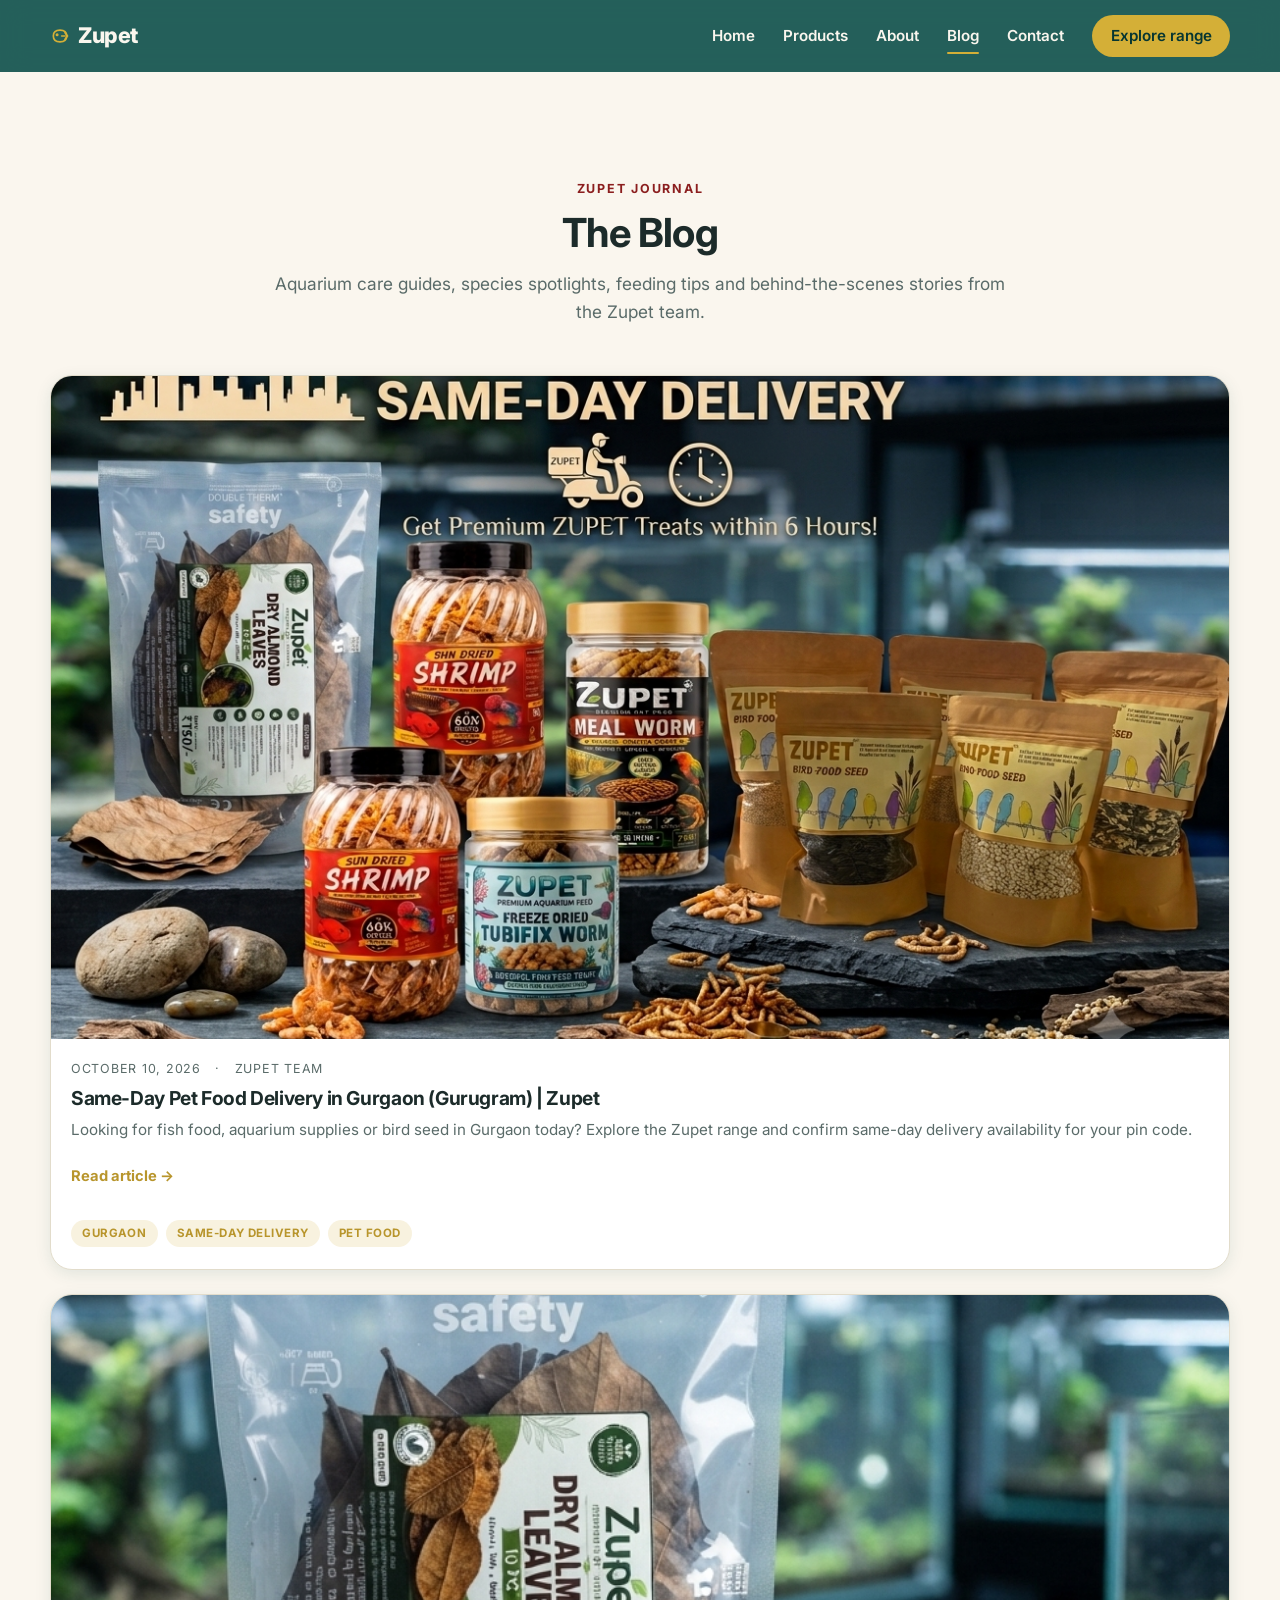
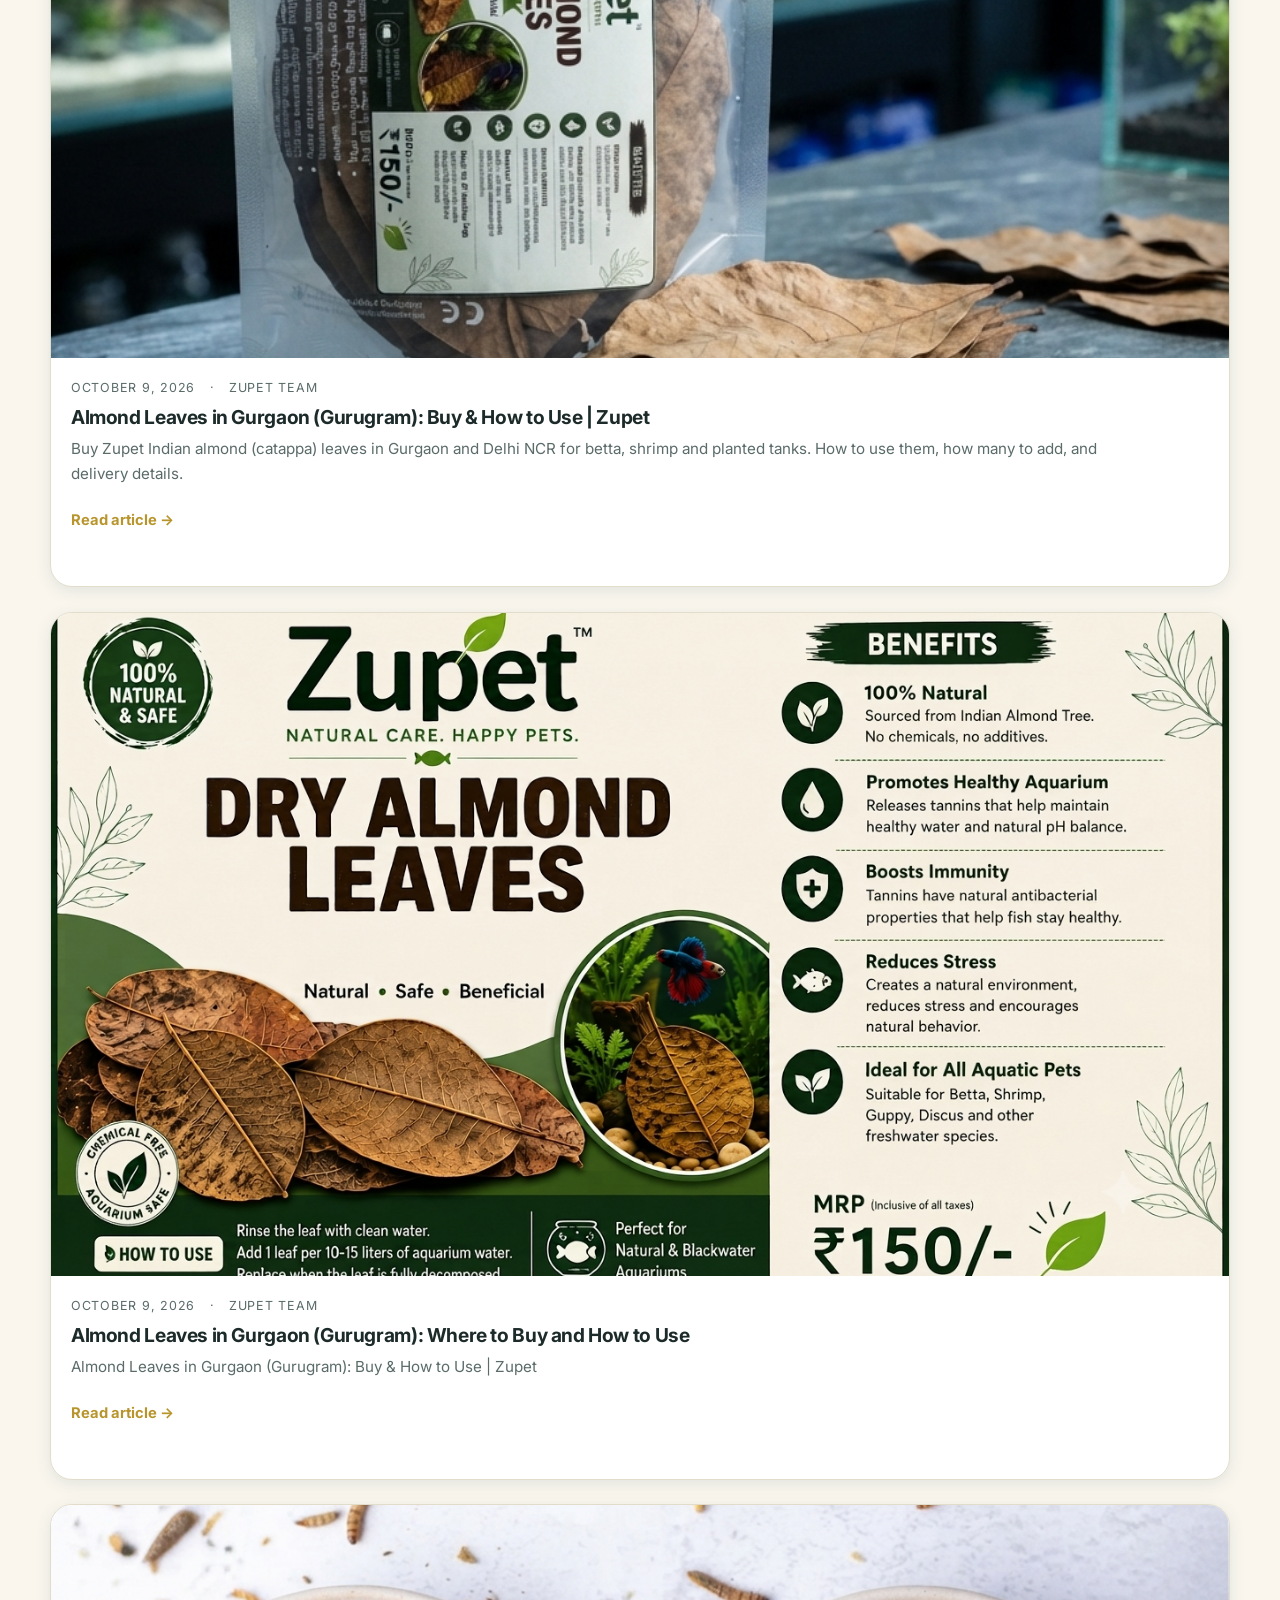
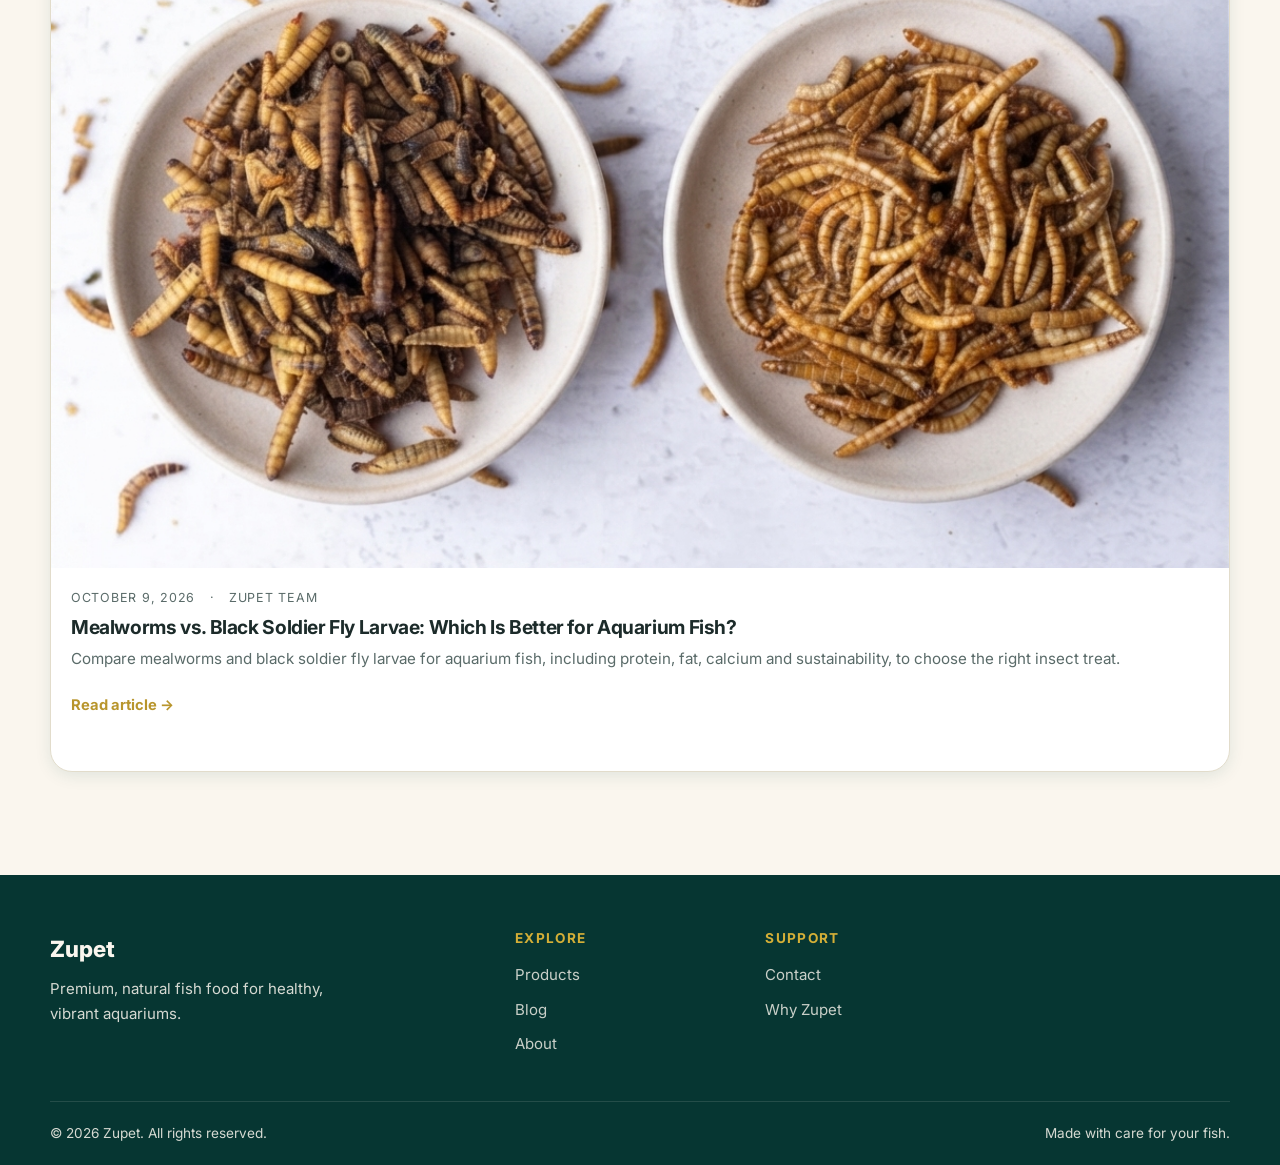
<file: blog.html>
<!DOCTYPE html>
<html lang="en">
<head>
  <meta charset="UTF-8" />
  <meta name="viewport" content="width=device-width, initial-scale=1.0" />

  <title>Blog | Zupet — Aquarium Care Guides &amp; News</title>
  <meta name="description" content="Aquarium care guides, species spotlights, feeding tips and news from Zupet — premium natural fish food for healthy, vibrant aquariums." />
  <meta name="keywords" content="aquarium blog, fish keeping guide, fish food, aquarium tips, Zupet" />
  <meta name="author" content="Zupet" />
  <link rel="canonical" href="https://zupet.in/blog.html" />

  <meta property="og:type" content="website" />
  <meta property="og:site_name" content="Zupet" />
  <meta property="og:title" content="Blog | Zupet" />
  <meta property="og:description" content="Aquarium care guides, species spotlights and news from Zupet." />
  <meta property="og:url" content="https://zupet.in/blog.html" />
  <meta property="og:image" content="https://zupet.in/img/blog/sample-cover.svg" />
  <meta name="twitter:card" content="summary_large_image" />
  <meta name="twitter:title" content="Blog | Zupet" />
  <meta name="twitter:description" content="Aquarium care guides, species spotlights and news from Zupet." />
  <meta name="theme-color" content="#0d4f4a" />

  <link rel="icon" type="image/svg+xml" href="data:image/svg+xml,%3Csvg xmlns='http://www.w3.org/2000/svg' viewBox='0 0 64 64'%3E%3Crect width='64' height='64' rx='14' fill='%230d4f4a'/%3E%3Ctext x='32' y='44' font-family='Arial,sans-serif' font-size='36' font-weight='700' fill='white' text-anchor='middle'%3EZ%3C/text%3E%3C/svg%3E" />

  <link rel="preconnect" href="https://fonts.googleapis.com" />
  <link rel="preconnect" href="https://fonts.gstatic.com" crossorigin />
  <link href="https://fonts.googleapis.com/css2?family=Inter:wght@400;500;600;700;800&display=swap" rel="stylesheet" />

  <link rel="stylesheet" href="style.css" />
  <link rel="stylesheet" href="blog.css" />

  <script type="application/ld+json">
  {
    "@context": "https://schema.org",
    "@type": "Blog",
    "name": "Zupet Blog",
    "url": "https://zupet.in/blog.html",
    "description": "Aquarium care guides, species spotlights, feeding tips and news from Zupet.",
    "publisher": { "@type": "Organization", "name": "Zupet" }
  }
  </script>
</head>
<body class="page-shell">

  <!-- ================= HEADER ================= -->
  <header class="site-header">
    <nav class="nav container" aria-label="Main navigation">
      <a href="index.html" class="nav-logo" aria-label="Zupet — back to home">
        <span class="nav-logo-mark" aria-hidden="true">
          <svg viewBox="0 0 24 24" width="20" height="20" fill="none" stroke="currentColor" stroke-width="2" stroke-linecap="round" stroke-linejoin="round"><path d="M4 12c0-5 3-7 8-7s8 2 8 7-3 7-8 7-8-2-8-7z"/><path d="M14 12h4M18 8l3 4-3 4"/><circle cx="8.5" cy="10.5" r="0.8" fill="currentColor"/></svg>
        </span>
        <span class="nav-logo-text">Zupet</span>
      </a>
      <button class="nav-toggle" id="nav-toggle" type="button" aria-label="Toggle menu" aria-expanded="false" aria-controls="nav-links">
        <span class="nav-toggle-bar"></span><span class="nav-toggle-bar"></span><span class="nav-toggle-bar"></span>
      </button>
      <ul class="nav-links" id="nav-links">
        <li><a href="index.html" class="nav-link">Home</a></li>
        <li><a href="index.html#products" class="nav-link">Products</a></li>
        <li><a href="index.html#about" class="nav-link">About</a></li>
        <li><a href="blog.html" class="nav-link active">Blog</a></li>
        <li><a href="index.html#contact" class="nav-link">Contact</a></li>
        <li class="nav-cta-wrap"><a href="index.html#products" class="nav-cta">Explore range</a></li>
      </ul>
    </nav>
  </header>

  <main class="section blog-page">
    <div class="container">
      <div class="blog-head">
        <p class="eyebrow">Zupet Journal</p>
        <h1 class="section-title">The Blog</h1>
        <p class="section-lead">Aquarium care guides, species spotlights, feeding tips and behind-the-scenes stories from the Zupet team.</p>
      </div>
      <div class="blog-grid" id="blog-grid" aria-live="polite"></div>
    </div>
  </main>

  <footer class="site-footer">
    <div class="container footer-grid">
      <div>
        <a class="footer-logo" href="index.html">Zupet</a>
        <p class="footer-blurb">Premium, natural fish food for healthy, vibrant aquariums.</p>
      </div>
      <div>
        <h4 class="footer-heading">Explore</h4>
        <ul class="footer-links">
          <li><a href="index.html#products">Products</a></li>
          <li><a href="blog.html">Blog</a></li>
          <li><a href="index.html#about">About</a></li>
        </ul>
      </div>
      <div>
        <h4 class="footer-heading">Support</h4>
        <ul class="footer-links">
          <li><a href="index.html#contact">Contact</a></li>
          <li><a href="index.html#why">Why Zupet</a></li>
        </ul>
      </div>
    </div>
    <div class="container footer-bottom">
      <span>&copy; <span id="year">2026</span> Zupet. All rights reserved.</span>
      <span>Made with care for your fish.</span>
    </div>
  </footer>

  <script>
    (function () {
      'use strict';

      /* ---- header behaviour ---- */
      var header = document.querySelector('.site-header');
      var toggle = document.getElementById('nav-toggle');
      var closeNav = function () { header.classList.remove('nav-open'); toggle && toggle.setAttribute('aria-expanded', 'false'); };
      if (toggle) toggle.addEventListener('click', function () {
        var open = header.classList.toggle('nav-open');
        toggle.setAttribute('aria-expanded', String(open));
      });
      document.querySelectorAll('.nav-links a').forEach(function (a) { a.addEventListener('click', closeNav); });
      document.addEventListener('keydown', function (e) { if (e.key === 'Escape') closeNav(); });
      var year = document.getElementById('year');
      if (year) year.textContent = String(new Date().getFullYear());

      /* ---- fallback posts (used if articles/index.json can't be fetched) ---- */
      var FALLBACK = {
        posts: [{
          slug: "welcome-to-zupet-blog",
          title: "Welcome to the Zupet Blog",
          excerpt: "Your new home for aquarium care tips, species guides and behind-the-scenes stories from the Zupet team.",
          date: "2026-08-31",
          author: "Zupet Team",
          image: "img/blog/sample-cover.svg",
          tags: ["News", "Guides"],
          url: "articles/welcome-to-zupet-blog.html"
        }]
      };

      /* ---- render cards ---- */
      function formatDate(iso) {
        try {
          return new Date(iso + 'T00:00:00').toLocaleDateString(undefined, { year: 'numeric', month: 'long', day: 'numeric' });
        } catch (e) { return iso; }
      }

      // Clean URLs: use extensionless links on a real server, .html locally (file://)
      function linkUrl(p) {
        var base = p.url || '';
        if (base && base.indexOf('.html') === -1) base += '.html';
        return base;
      }

      function render(posts) {
        var grid = document.getElementById('blog-grid');
        if (!grid) return;
        if (!posts || !posts.length) {
          grid.innerHTML = '<div class="blog-empty"><h3>No articles yet</h3><p>Check back soon — we are busy writing.</p></div>';
          return;
        }
        grid.innerHTML = posts.map(function (p) {
          var href = linkUrl(p);
          var media = p.image && p.image !== 'pending'
            ? '<img src="' + p.image + '" alt="' + (p.title || '') + '" loading="lazy" />'
            : '<div class="no-img">ZUPET</div>';
          var tags = (p.tags || []).map(function (t) { return '<span class="tag">' + t + '</span>'; }).join(' ');
          return '' +
            '<article class="blog-card reveal is-visible">' +
              '<a class="blog-card-media" href="' + href + '" tabindex="-1" aria-hidden="true">' + media + '</a>' +
              '<div class="blog-card-body">' +
                '<div class="blog-card-meta"><span>' + formatDate(p.date) + '</span><span>&middot;</span><span>' + (p.author || 'Zupet') + '</span></div>' +
                '<h3 class="blog-card-title"><a href="' + href + '">' + p.title + '</a></h3>' +
                '<p class="blog-card-excerpt">' + p.excerpt + '</p>' +
                '<div class="blog-card-footer">' +
                  '<a class="blog-card-more" href="' + href + '">Read article &rarr;</a>' +
                  '<div class="article-tags">' + tags + '</div>' +
                '</div>' +
              '</div>' +
            '</article>';
        }).join('');
      }

      fetch('articles/index.json')
        .then(function (r) { if (!r.ok) throw new Error('load failed'); return r.json(); })
        .then(function (data) { render(data.posts); })
        .catch(function () { render(FALLBACK.posts); });
    })();
  </script>
</body>
</html>
</file>
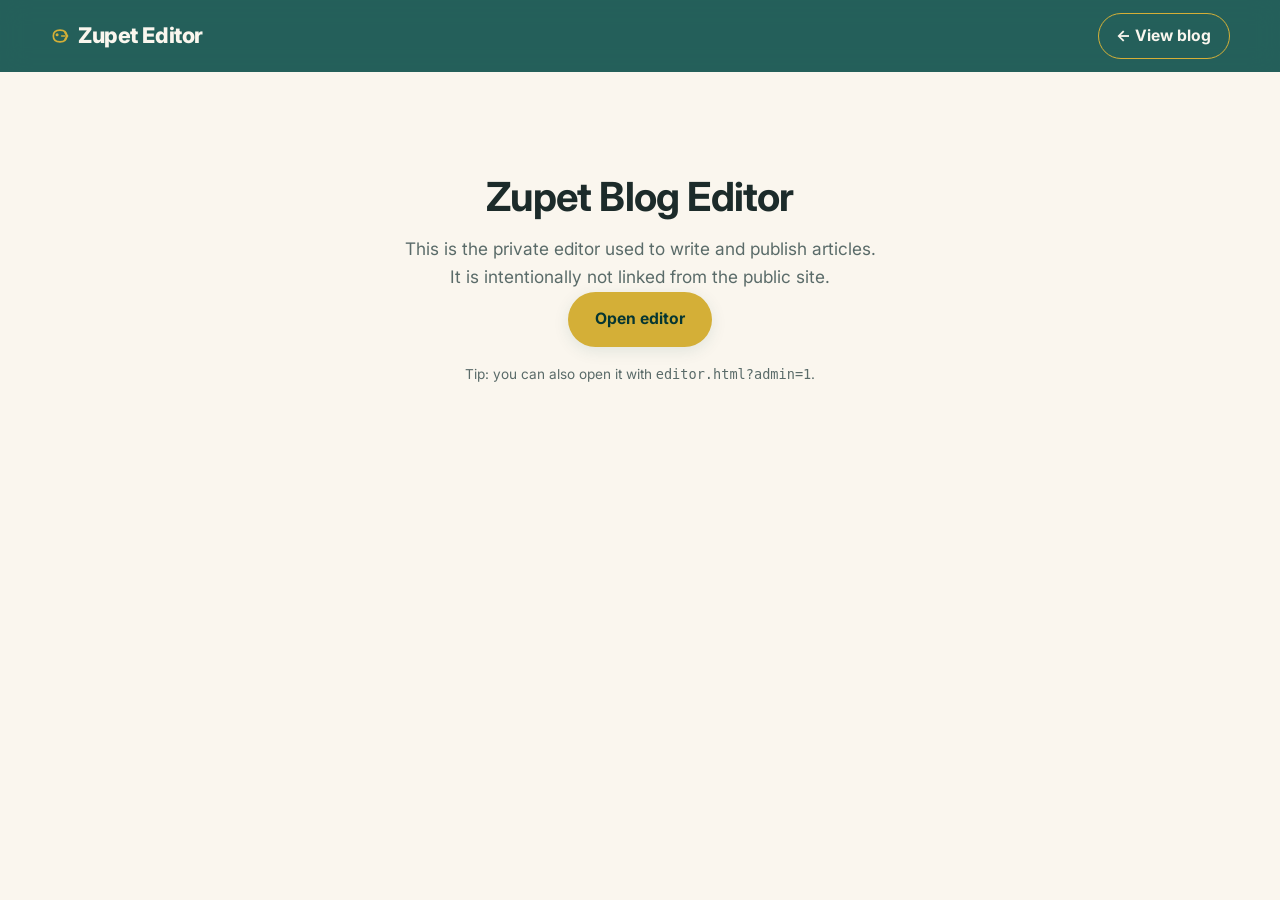
<file: editor.html>
<!DOCTYPE html>
<html lang="en">
<head>
  <meta charset="UTF-8" />
  <meta name="viewport" content="width=device-width, initial-scale=1.0" />
  <title>Zupet Blog Editor</title>
  <meta name="robots" content="noindex, nofollow" />
  <link rel="icon" type="image/svg+xml" href="data:image/svg+xml,%3Csvg xmlns='http://www.w3.org/2000/svg' viewBox='0 0 64 64'%3E%3Crect width='64' height='64' rx='14' fill='%230d4f4a'/%3E%3Ctext x='32' y='44' font-family='Arial,sans-serif' font-size='36' font-weight='700' fill='white' text-anchor='middle'%3EZ%3C/text%3E%3C/svg%3E" />
  <link rel="preconnect" href="https://fonts.googleapis.com" />
  <link rel="preconnect" href="https://fonts.gstatic.com" crossorigin />
  <link href="https://fonts.googleapis.com/css2?family=Inter:wght@400;500;600;700;800&display=swap" rel="stylesheet" />
  <link rel="stylesheet" href="style.css" />
  <link rel="stylesheet" href="blog.css" />
</head>
<body class="page-shell">

  <!-- ================= HEADER ================= -->
  <header class="site-header">
    <nav class="nav container" aria-label="Editor navigation">
      <a href="blog.html" class="nav-logo" aria-label="Back to blog">
        <span class="nav-logo-mark" aria-hidden="true">
          <svg viewBox="0 0 24 24" width="20" height="20" fill="none" stroke="currentColor" stroke-width="2" stroke-linecap="round" stroke-linejoin="round"><path d="M4 12c0-5 3-7 8-7s8 2 8 7-3 7-8 7-8-2-8-7z"/><path d="M14 12h4M18 8l3 4-3 4"/><circle cx="8.5" cy="10.5" r="0.8" fill="currentColor"/></svg>
        </span>
        <span class="nav-logo-text">Zupet&nbsp;Editor</span>
      </a>
      <a class="btn btn-ghost" style="padding:.55rem 1.1rem" href="blog.html">&larr; View blog</a>
    </nav>
  </header>

  <!-- ================= LOCK SCREEN (hidden from visitors) ================= -->
  <div id="lock-screen" class="section" hidden>
    <div class="container" style="max-width:480px;text-align:center">
      <h1 class="section-title">Zupet Blog Editor</h1>
      <p class="section-lead">This is the private editor used to write and publish articles. It is intentionally not linked from the public site.</p>
      <button id="unlock-btn" class="btn btn-primary" type="button">Open editor</button>
      <p style="margin-top:1rem;font-size:.85rem;color:var(--color-text-muted)">Tip: you can also open it with <code>editor.html?admin=1</code>.</p>
    </div>
  </div>

  <!-- ================= EDITOR ================= -->
  <div id="editor-root" class="section editor-page" hidden>
    <div class="container">

      <div class="editor-head">
        <p class="eyebrow">Editor</p>
        <h1>Write a new article</h1>
        <p>Format with the toolbar, add images (saved to <code>img/blog/</code>), links and embeds, then fill the SEO box and hit <strong>Publish</strong> — it creates a separate file in <code>articles/</code>.</p>
      </div>

      <div class="editor-layout">

        <!-- ============ EDITOR COLUMN ============ -->
        <div>
          <div class="panel" style="padding:0">
            <div class="editor-toolbar" role="toolbar" aria-label="Formatting tools">
              <button type="button" data-cmd="bold" title="Bold"><b>B</b></button>
              <button type="button" data-cmd="italic" title="Italic"><i>I</i></button>
              <button type="button" data-cmd="underline" title="Underline"><u>U</u></button>
              <button type="button" data-cmd="strikeThrough" title="Strikethrough"><s>S</s></button>
              <span class="sep"></span>
              <button type="button" data-cmd="formatBlock" data-value="h2" title="Heading 2">H2</button>
              <button type="button" data-cmd="formatBlock" data-value="h3" title="Heading 3">H3</button>
              <button type="button" data-cmd="formatBlock" data-value="p" title="Paragraph">¶</button>
              <button type="button" data-cmd="formatBlock" data-value="blockquote" title="Quote">❝</button>
              <span class="sep"></span>
              <button type="button" data-cmd="insertUnorderedList" title="Bullet list">•≡</button>
              <button type="button" data-cmd="insertOrderedList" title="Numbered list">1≡</button>
              <button type="button" data-cmd="insertHorizontalRule" title="Divider">—</button>
              <span class="sep"></span>
              <button type="button" id="btn-link" title="Add / edit link">🔗</button>
              <button type="button" id="btn-unlink" title="Remove link">🔗̶</button>
              <button type="button" id="btn-image" title="Insert image (save to img/blog)">🖼</button>
              <button type="button" id="btn-iframe" title="Insert iframe / embed (e.g. YouTube)">▶</button>
              <button type="button" data-cmd="formatBlock" data-value="pre" title="Code block">&lt;/&gt;</button>
              <span class="sep"></span>
              <button type="button" data-cmd="removeFormat" title="Clear formatting">⌫</button>
            </div>
            <div id="editor-area" class="editor-area" contenteditable="true" data-placeholder="Start writing your article… (paste or insert images, links and video embeds)"></div>
          </div>

          <div class="publish-bar">
            <div>
              <strong>Ready to publish?</strong>
              <p>Creates <code>articles/&lt;slug&gt;.html</code> + updates <code>articles/index.json</code>.</p>
            </div>
            <button id="btn-publish" class="btn btn-primary" type="button">🚀 Publish article</button>
          </div>
        </div>

        <!-- ============ SEO / META COLUMN ============ -->
        <aside class="seo-panel panel">
          <h2>SEO &amp; metadata</h2>
          <p class="panel-desc">Fills the generated article&rsquo;s meta tags, Open Graph and JSON-LD.</p>

          <div class="form-field">
            <label for="field-title">Article title</label>
            <input type="text" id="field-title" placeholder="e.g. How to feed tropical fish" />
          </div>

          <div class="form-field">
            <label for="field-slug">Slug (URL file name)</label>
            <input type="text" id="field-slug" placeholder="how-to-feed-tropical-fish" />
            <p class="hint">Auto-generated from the title. Lowercase, no spaces. Saves as <code>articles/&lt;slug&gt;.html</code>.</p>
          </div>

          <div class="form-field">
            <label for="field-desc">Meta description</label>
            <textarea id="field-desc" rows="3" maxlength="165" placeholder="One or two sentences for search results…"></textarea>
            <div class="seo-counter"><span id="desc-count">0</span> / 165</div>
          </div>

          <div class="form-field">
            <label for="field-keywords">Keywords (comma separated)</label>
            <input type="text" id="field-keywords" placeholder="aquarium, fish food, care guide" />
          </div>

          <div class="form-field">
            <label for="field-author">Author</label>
            <input type="text" id="field-author" value="Zupet Team" />
          </div>

          <div class="form-field">
            <label for="field-date">Publish date</label>
            <input type="date" id="field-date" />
          </div>

          <div class="form-field">
            <label for="field-tags">Tags (comma separated)</label>
            <input type="text" id="field-tags" placeholder="Guides, Species" />
          </div>

          <div class="form-field">
            <label for="field-featured">Featured image <span class="hint">(saved to <code>img/blog/</code>)</span></label>
            <input type="file" id="field-featured" accept="image/*" />
            <input type="hidden" id="field-featured-path" />
            <div class="seo-featured-preview" id="featured-preview">No featured image</div>
          </div>

          <div class="form-field">
            <button id="btn-draft-save" class="btn btn-ghost-light" type="button" style="width:100%">Save draft (browser)</button>
            <button id="btn-draft-load" class="btn btn-ghost-light" type="button" style="width:100%;margin-top:.5rem">Load last draft</button>
            <button id="btn-sitemap" class="btn btn-ghost-light" type="button" style="width:100%;margin-top:.5rem">Generate sitemap.xml</button>
          </div>
        </aside>

      </div>
    </div>
  </div>

  <input type="file" id="file-image" accept="image/*" hidden />

  <div class="toast" id="toast" role="status"></div>

  <script>
    (function () {
      'use strict';

      /* ================= config ================= */
      var BASE_URL = 'https://zupet.in';          // change to your real domain
      var MANIFEST = 'articles/index.json';
      var IMG_DIR  = 'img/blog/';

      /* ================= access gate (hidden from visitors) ================= */
      var lockScreen = document.getElementById('lock-screen');
      var editorRoot = document.getElementById('editor-root');
      var authed = /[?&]admin=1/.test(location.search);
      try { if (sessionStorage.getItem('zupet-editor')) authed = true; } catch (e) {}
      function reveal() {
        try { sessionStorage.setItem('zupet-editor', '1'); } catch (e) {}
        lockScreen.hidden = true;
        editorRoot.hidden = false;
        if (!document.getElementById('field-date').value) {
          document.getElementById('field-date').value = new Date().toISOString().slice(0, 10);
        }
      }
      document.getElementById('unlock-btn').addEventListener('click', reveal);
      if (authed) reveal(); else lockScreen.hidden = false;

      var $ = function (id) { return document.getElementById(id); };

      /* ================= helpers ================= */
      function slugify(str) {
        return String(str || '')
          .toLowerCase()
          .replace(/[’'"]/g, '')
          .replace(/&/g, ' and ')
          .replace(/[^a-z0-9]+/g, '-')
          .replace(/^-+|-+$/g, '')
          .slice(0, 60);
      }
      function esc(s) {
        return String(s == null ? '' : s)
          .replace(/&/g, '&amp;').replace(/</g, '&lt;').replace(/>/g, '&gt;')
          .replace(/"/g, '&quot;');
      }
      function showToast(msg, isError) {
        var t = $('toast');
        t.textContent = msg;
        t.className = 'toast show' + (isError ? ' error' : '');
        clearTimeout(showToast._t);
        showToast._t = setTimeout(function () { t.className = 'toast'; }, 6000);
      }
      function download(filename, text, mime) {
        var blob = new Blob([text], { type: mime || 'text/plain;charset=utf-8' });
        var a = document.createElement('a');
        a.href = URL.createObjectURL(blob);
        a.download = filename;
        document.body.appendChild(a);
        a.click();
        setTimeout(function () { URL.revokeObjectURL(a.href); a.remove(); }, 1000);
      }

      /* ================= editor commands ================= */
      var area = $('editor-area');

      document.querySelectorAll('.editor-toolbar button[data-cmd]').forEach(function (btn) {
        btn.addEventListener('click', function () {
          area.focus();
          var cmd = btn.getAttribute('data-cmd');
          var val = btn.getAttribute('data-value') || null;
          document.execCommand(cmd, false, val);
        });
      });

      $('btn-link').addEventListener('click', function () {
        var url = prompt('Link URL (https://…):');
        if (!url) return;
        area.focus();
        document.execCommand('createLink', false, url.trim());
      });
      $('btn-unlink').addEventListener('click', function () {
        area.focus();
        document.execCommand('unlink');
      });

      $('btn-iframe').addEventListener('click', function () {
        var src = prompt('Embed / iframe URL (e.g. a YouTube video page or share link):');
        if (!src) return;
        src = src.trim();
        var embed = src;
        var yt = src.match(/(?:youtube\.com\/(?:watch\?v=|embed\/|shorts\/)|youtu\.be\/)([\w-]+)/);
        if (yt) embed = 'https://www.youtube.com/embed/' + yt[1];
        area.focus();
        document.execCommand('insertHTML', false,
          '<iframe src="' + esc(embed) + '" title="Embedded content" loading="lazy" allowfullscreen></iframe>');
      });

      /* ================= image handling (saves to img/blog/) ================= */
      async function handleImageFile(file, cb) {
        if (!file) return;
        var name = file.name.toLowerCase().replace(/[^a-z0-9.\-_]/g, '-').replace(/-+/g, '-');
        var path = IMG_DIR + name;
        var dataURL = await readAsDataURL(file);

        // Prefer File System Access API (Chrome/Edge, secure context) to write into img/blog/
        if (window.showDirectoryPicker) {
          try {
            var root = await showDirectoryPicker({ mode: 'readwrite' });
            var imgs = await root.getDirectoryHandle('img', { create: true });
            var blog = await imgs.getDirectoryHandle('blog', { create: true });
            var fh = await blog.getFileHandle(name, { create: true });
            var w = await fh.createWritable();
            await w.write(dataURLToBlob(dataURL));
            await w.close();
            cb(path, dataURL);
            showToast('Image saved to ' + path);
            return;
          } catch (e) {
            if (e && e.name === 'AbortError') { showToast('Image save cancelled.', true); return; }
            // otherwise fall through to the download fallback
          }
        }
        fallbackImage(path, dataURL, name, cb);
      }

      function readAsDataURL(file) {
        return new Promise(function (resolve, reject) {
          var r = new FileReader();
          r.onload = function () { resolve(r.result); };
          r.onerror = reject;
          r.readAsDataURL(file);
        });
      }

      function fallbackImage(path, dataURL, name, cb) {
        var a = document.createElement('a');
        a.href = dataURL;
        a.download = name;
        document.body.appendChild(a);
        a.click();
        setTimeout(function () { a.remove(); }, 1000);
        cb(path, dataURL);
        showToast('Image downloaded as "' + name + '" — this browser can\u2019t write folders directly, so save it into the img/blog/ folder.');
      }

      function dataURLToBlob(dataURL) {
        var parts = dataURL.split(',');
        var mime = (parts[0].match(/:(.*?);/) || [])[1] || 'application/octet-stream';
        var bytes = atob(parts[1]);
        var arr = new Uint8Array(bytes.length);
        for (var i = 0; i < bytes.length; i++) arr[i] = bytes.charCodeAt(i);
        return new Blob([arr], { type: mime });
      }

      $('btn-image').addEventListener('click', function () { $('file-image').click(); });
      $('file-image').addEventListener('change', function (e) {
        var file = e.target.files[0];
        if (!file) return;
        handleImageFile(file, function (path, dataURL) {
          area.focus();
          document.execCommand('insertHTML', false, '<img src="' + esc(path) + '" alt="Uploaded image" />');
          showToast('Inserted ' + path);
        });
        e.target.value = '';
      });

      /* featured image */
      $('field-featured').addEventListener('change', function (e) {
        var file = e.target.files[0];
        if (!file) return;
        var reader = new FileReader();
        reader.onload = function () {
          var preview = $('featured-preview');
          preview.innerHTML = '';
          var img = document.createElement('img');
          img.src = reader.result;
          preview.appendChild(img);
          $('field-featured-path').value = 'pending';
          var name = file.name.toLowerCase().replace(/[^a-z0-9.\-_]/g, '-').replace(/-+/g, '-');
          handleImageFile(file, function (path, dataURL) {
            $('field-featured-path').value = path;
            var img2 = document.createElement('img');
            img2.src = dataURL;
            preview.innerHTML = '';
            preview.appendChild(img2);
          });
        };
        reader.readAsDataURL(file);
      });

      /* ================= meta char counter ================= */
      $('field-desc').addEventListener('input', function () {
        $('desc-count').textContent = this.value.length;
      });
      $('field-title').addEventListener('input', function () {
        var slug = $('field-slug');
        if (!slug.value || slug.dataset.auto !== '0') slug.value = slugify(this.value);
      });
      $('field-slug').addEventListener('focus', function () { this.dataset.auto = '0'; });

      /* ================= drafts ================= */
      function collectDraft() {
        return {
          body: area.innerHTML,
          title: $('field-title').value,
          slug: $('field-slug').value,
          desc: $('field-desc').value,
          keywords: $('field-keywords').value,
          author: $('field-author').value,
          date: $('field-date').value,
          tags: $('field-tags').value,
          featured: $('field-featured-path').value
        };
      }
      $('btn-draft-save').addEventListener('click', function () {
        try { localStorage.setItem('zupet-draft', JSON.stringify(collectDraft())); showToast('Draft saved to this browser.'); }
        catch (e) { showToast('Could not save draft.', true); }
      });
      $('btn-draft-load').addEventListener('click', function () {
        try {
          var d = JSON.parse(localStorage.getItem('zupet-draft'));
          if (!d) return showToast('No draft found.', true);
          area.innerHTML = d.body || '';
          $('field-title').value = d.title || '';
          $('field-slug').value = d.slug || '';
          $('field-desc').value = d.desc || '';
          $('field-keywords').value = d.keywords || '';
          $('field-author').value = d.author || '';
          $('field-date').value = d.date || '';
          $('field-tags').value = d.tags || '';
          showToast('Draft loaded.');
        } catch (e) { showToast('Could not load draft.', true); }
      });

      /* ================= sitemap button ================= */
      $('btn-sitemap').addEventListener('click', async function () {
        var manifest = await loadManifest();
        var xml = buildSitemap(manifest);
        if (window.showDirectoryPicker) {
          try {
            var root = await showDirectoryPicker({ mode: 'readwrite' });
            await writeTextFile(root, 'sitemap.xml', xml);
            showToast('sitemap.xml written to your project root.');
            return;
          } catch (e) {
            if (e.name === 'AbortError') { showToast('Cancelled.', true); return; }
          }
        }
        download('sitemap.xml', xml, 'application/xml');
        showToast('sitemap.xml downloaded — place it in the site root.');
      });

      /* ================= build article file ================= */
      function parseList(str) {
        return String(str || '').split(',').map(function (s) { return s.trim(); }).filter(Boolean);
      }

      function buildArticle() {
        var title = $('field-title').value.trim();
        if (!title) throw new Error('Please enter an article title.');
        var slug = ($('field-slug').value.trim() || slugify(title));
        var desc = $('field-desc').value.trim() || title;
        var keywords = parseList($('field-keywords').value);
        var tags = parseList($('field-tags').value);
        var author = $('field-author').value.trim() || 'Zupet Team';
        var date = $('field-date').value || new Date().toISOString().slice(0, 10);
        var featured = $('field-featured-path').value || '';
        var url = BASE_URL + '/articles/' + slug;
        var imgUrl = featured ? (BASE_URL + '/' + featured) : '';

        // body: images are referenced site-root-relative; from articles/ they need ../ prefix
        var body = area.innerHTML
          .replace(/\ssrc="img\/blog\//g, ' src="../img/blog/')
          .replace(/\ssrc='img\/blog\//g, " src='../img/blog/");

        var iso = date + 'T09:00:00+00:00';
        var pretty = new Date(date + 'T00:00:00').toLocaleDateString('en-US', { year: 'numeric', month: 'long', day: 'numeric' });

        var jsonld = {
          '@context': 'https://schema.org',
          '@type': 'BlogPosting',
          'mainEntityOfPage': { '@type': 'WebPage', '@id': url },
          'headline': title,
          'description': desc,
          'image': imgUrl,
          'datePublished': iso,
          'author': { '@type': 'Organization', 'name': author },
          'publisher': { '@type': 'Organization', 'name': 'Zupet', 'logo': { '@type': 'ImageObject', 'url': BASE_URL + '/img/logo.svg' } },
          'keywords': tags.join(', ')
        };

        var ogTags = '';
        if (imgUrl) {
          ogTags += '\n  <meta property="og:image" content="' + esc(imgUrl) + '" />\n' +
                    '  <meta name="twitter:image" content="' + esc(imgUrl) + '" />';
        }

        var html =
'<!DOCTYPE html>\n' +
'<html lang="en">\n' +
'<head>\n' +
'  <meta charset="UTF-8" />\n' +
'  <meta name="viewport" content="width=device-width, initial-scale=1.0" />\n' +
'  <title>' + esc(title) + ' | Zupet</title>\n' +
'  <meta name="description" content="' + esc(desc) + '" />\n' +
(keywords.length ? '  <meta name="keywords" content="' + esc(keywords.join(', ')) + '" />\n' : '') +
'  <meta name="author" content="' + esc(author) + '" />\n' +
'  <link rel="canonical" href="' + esc(url) + '" />\n' +
'  <meta property="og:type" content="article" />\n' +
'  <meta property="og:site_name" content="Zupet" />\n' +
'  <meta property="og:title" content="' + esc(title) + '" />\n' +
'  <meta property="og:description" content="' + esc(desc) + '" />\n' +
'  <meta property="og:url" content="' + esc(url) + '" />' + ogTags + '\n' +
'  <meta property="article:published_time" content="' + iso + '" />\n' +
(tags.map(function (t) { return '  <meta property="article:tag" content="' + esc(t) + '" />\n'; }).join('')) +
'  <meta name="twitter:card" content="summary_large_image" />\n' +
'  <meta name="twitter:title" content="' + esc(title) + '" />\n' +
'  <meta name="twitter:description" content="' + esc(desc) + '" />\n' +
'  <meta name="theme-color" content="#0d4f4a" />\n' +
'  <link rel="icon" type="image/svg+xml" href="../favicon.svg" />\n' +
'  <link rel="preconnect" href="https://fonts.googleapis.com" />\n' +
'  <link rel="preconnect" href="https://fonts.gstatic.com" crossorigin />\n' +
'  <link href="https://fonts.googleapis.com/css2?family=Inter:wght@400;500;600;700;800&display=swap" rel="stylesheet" />\n' +
'  <link rel="stylesheet" href="../style.css" />\n' +
'  <link rel="stylesheet" href="../blog.css" />\n' +
'  <script type="application/ld+json">\n' + JSON.stringify(jsonld, null, 2) + '\n  <\/script>\n' +
'</head>\n' +
'<body class="page-shell">\n' +
'  <header class="site-header">\n' +
'    <nav class="nav container" aria-label="Main navigation">\n' +
'      <a href="../index.html" class="nav-logo" aria-label="Zupet — back to home">\n' +
'        <span class="nav-logo-mark" aria-hidden="true">\n' +
'          <svg viewBox="0 0 24 24" width="20" height="20" fill="none" stroke="currentColor" stroke-width="2" stroke-linecap="round" stroke-linejoin="round"><path d="M4 12c0-5 3-7 8-7s8 2 8 7-3 7-8 7-8-2-8-7z"/><path d="M14 12h4M18 8l3 4-3 4"/><circle cx="8.5" cy="10.5" r="0.8" fill="currentColor"/></svg>\n' +
'        </span>\n' +
'        <span class="nav-logo-text">Zupet</span>\n' +
'      </a>\n' +
'      <button class="nav-toggle" id="nav-toggle" type="button" aria-label="Toggle menu" aria-expanded="false" aria-controls="nav-links"><span class="nav-toggle-bar"></span><span class="nav-toggle-bar"></span><span class="nav-toggle-bar"></span></button>\n' +
'      <ul class="nav-links" id="nav-links">\n' +
'        <li><a href="../index.html" class="nav-link">Home</a></li>\n' +
'        <li><a href="../index.html#products" class="nav-link">Products</a></li>\n' +
'        <li><a href="../index.html#about" class="nav-link">About</a></li>\n' +
'        <li><a href="../blog.html" class="nav-link active">Blog</a></li>\n' +
'        <li><a href="../index.html#contact" class="nav-link">Contact</a></li>\n' +
'        <li class="nav-cta-wrap"><a href="../index.html#products" class="nav-cta">Explore range</a></li>\n' +
'      </ul>\n' +
'    </nav>\n' +
'  </header>\n' +
'  <main class="section article-page">\n' +
'    <div class="container">\n' +
'      <article class="article">\n' +
'        <header class="article-header">\n' +
'          <p class="eyebrow article-eyebrow">Blog</p>\n' +
'          <h1 class="article-title">' + esc(title) + '</h1>\n' +
'          <div class="article-meta"><span>' + pretty + '</span><span>&middot;</span><span>By ' + esc(author) + '</span></div>\n' +
'        </header>\n' +
(featured ? '        <figure class="article-featured"><img src="../' + esc(featured) + '" alt="' + esc(title) + '" /></figure>\n' : '') +
'        <div class="article-body">\n' + body + '\n        </div>\n' +
(tags.length ? '        <div class="article-tags">' + tags.map(function (t) { return '<span class="tag">' + esc(t) + '</span>'; }).join('') + '</div>\n' : '') +
'        <footer class="article-footer">\n' +
'          <a class="btn btn-ghost-light" href="../blog.html">&larr; All articles</a>\n' +
'          <a class="btn btn-primary" href="../index.html#products">Shop Zupet</a>\n' +
'        </footer>\n' +
'      </article>\n' +
'    </div>\n' +
'  </main>\n' +
'  <footer class="site-footer">\n' +
'    <div class="container footer-grid">\n' +
'      <div><a class="footer-logo" href="../index.html">Zupet</a><p class="footer-blurb">Premium, natural fish food for healthy, vibrant aquariums.</p></div>\n' +
'      <div><h4 class="footer-heading">Explore</h4><ul class="footer-links"><li><a href="../index.html#products">Products</a></li><li><a href="../blog.html">Blog</a></li><li><a href="../index.html#about">About</a></li></ul></div>\n' +
'      <div><h4 class="footer-heading">Support</h4><ul class="footer-links"><li><a href="../index.html#contact">Contact</a></li><li><a href="../index.html#why">Why Zupet</a></li></ul></div>\n' +
'    </div>\n' +
'    <div class="container footer-bottom"><span>&copy; <span id="year">2026</span> Zupet. All rights reserved.</span><span>Made with care for your fish.</span></div>\n' +
'  </footer>\n' +
'  <script>\n' +
'    (function(){var h=document.querySelector(\'.site-header\'),t=document.getElementById(\'nav-toggle\'),c=function(){h.classList.remove(\'nav-open\');t&&t.setAttribute(\'aria-expanded\',\'false\')};if(t)t.addEventListener(\'click\',function(){var o=h.classList.toggle(\'nav-open\');t.setAttribute(\'aria-expanded\',String(o))});document.querySelectorAll(\'.nav-links a\').forEach(function(a){a.addEventListener(\'click\',c)});var y=document.getElementById(\'year\');if(y)y.textContent=String(new Date().getFullYear());})();\n' +
'  <\/script>\n' +
'</body>\n' +
'</html>\n';

        var manifestEntry = {
          slug: slug,
          title: title,
          excerpt: desc,
          date: date,
          author: author,
          image: featured || '',
          tags: tags,
          url: 'articles/' + slug
        };

        return { slug: slug, html: html, entry: manifestEntry };
      }

      /* ================= manifest ================= */
      function loadManifest() {
        return fetch(MANIFEST).then(function (r) { return r.ok ? r.json() : Promise.reject(); })
          .catch(function () {
            return { posts: [{ slug: 'welcome-to-zupet-blog', title: 'Welcome to the Zupet Blog', excerpt: '', date: '2026-08-31', author: 'Zupet Team', image: 'img/blog/sample-cover.svg', tags: ['News', 'Guides'], url: 'articles/welcome-to-zupet-blog' }] };
          });
      }

      function upsertManifest(manifest, entry) {
        var posts = (manifest.posts || []).slice();
        var idx = posts.findIndex(function (p) { return p.slug === entry.slug; });
        if (idx >= 0) posts[idx] = entry; else posts.unshift(entry);
        return { posts: posts };
      }

      /* ================= sitemap ================= */
      function buildSitemap(manifest) {
        var today = new Date().toISOString().slice(0, 10);
        var urls = [
          { loc: BASE_URL + '/',          lastmod: today, freq: 'weekly',  pri: '1.0' },
          { loc: BASE_URL + '/blog.html', lastmod: today, freq: 'weekly',  pri: '0.9' }
        ];
        (manifest.posts || []).forEach(function (p) {
          urls.push({ loc: BASE_URL + '/' + p.url, lastmod: p.date || today, freq: 'monthly', pri: '0.8' });
        });
        return '<?xml version="1.0" encoding="UTF-8"?>\n' +
          '<urlset xmlns="http://www.sitemaps.org/schemas/sitemap/0.9">\n' +
          urls.map(function (u) {
            return '  <url>\n' +
              '    <loc>' + esc(u.loc) + '</loc>\n' +
              '    <lastmod>' + u.lastmod + '</lastmod>\n' +
              '    <changefreq>' + u.freq + '</changefreq>\n' +
              '    <priority>' + u.pri + '</priority>\n' +
              '  </url>';
          }).join('\n') +
          '\n</urlset>\n';
      }

      async function writeTextFile(dirHandle, name, text) {
        var fh = await dirHandle.getFileHandle(name, { create: true });
        var w = await fh.createWritable();
        await w.write(text);
        await w.close();
      }

      /* ================= publish ================= */
      $('btn-publish').addEventListener('click', async function () {
        var built;
        try { built = buildArticle(); }
        catch (e) { showToast(e.message, true); return; }

        var manifest = await loadManifest();
        var nextManifest = upsertManifest(manifest, built.entry);
        var manifestText = JSON.stringify(nextManifest, null, 2);

        var sitemapXml = buildSitemap(nextManifest);

        // 1) File System Access API → pick the project root; write article, manifest + sitemap
        if (window.showDirectoryPicker) {
          try {
            var root = await showDirectoryPicker({ mode: 'readwrite' });
            var articlesDir = await root.getDirectoryHandle('articles', { create: true });

            await writeTextFile(articlesDir, built.slug + '.html', built.html);
            await writeTextFile(articlesDir, 'index.json', manifestText);
            await writeTextFile(root, 'sitemap.xml', sitemapXml);

            showToast('Published! Wrote articles/' + built.slug + '.html, updated index.json + sitemap.xml.');
            try { sessionStorage.removeItem('zupet-draft'); } catch (e) {}
            return;
          } catch (e) {
            if (e.name === 'AbortError') { showToast('Publish cancelled — no folder chosen.', true); return; }
            // fall through to download
          }
        }

        // 2) Fallback → download the files with instructions
        download(built.slug + '.html', built.html, 'text/html');
        download('index.json', manifestText, 'application/json');
        download('sitemap.xml', sitemapXml, 'application/xml');
        showToast('Published files downloaded. Put ' + built.slug + '.html in articles/, replace articles/index.json, and put sitemap.xml in the site root.');
      });
    })();
  </script>
</body>
</html>
</file>
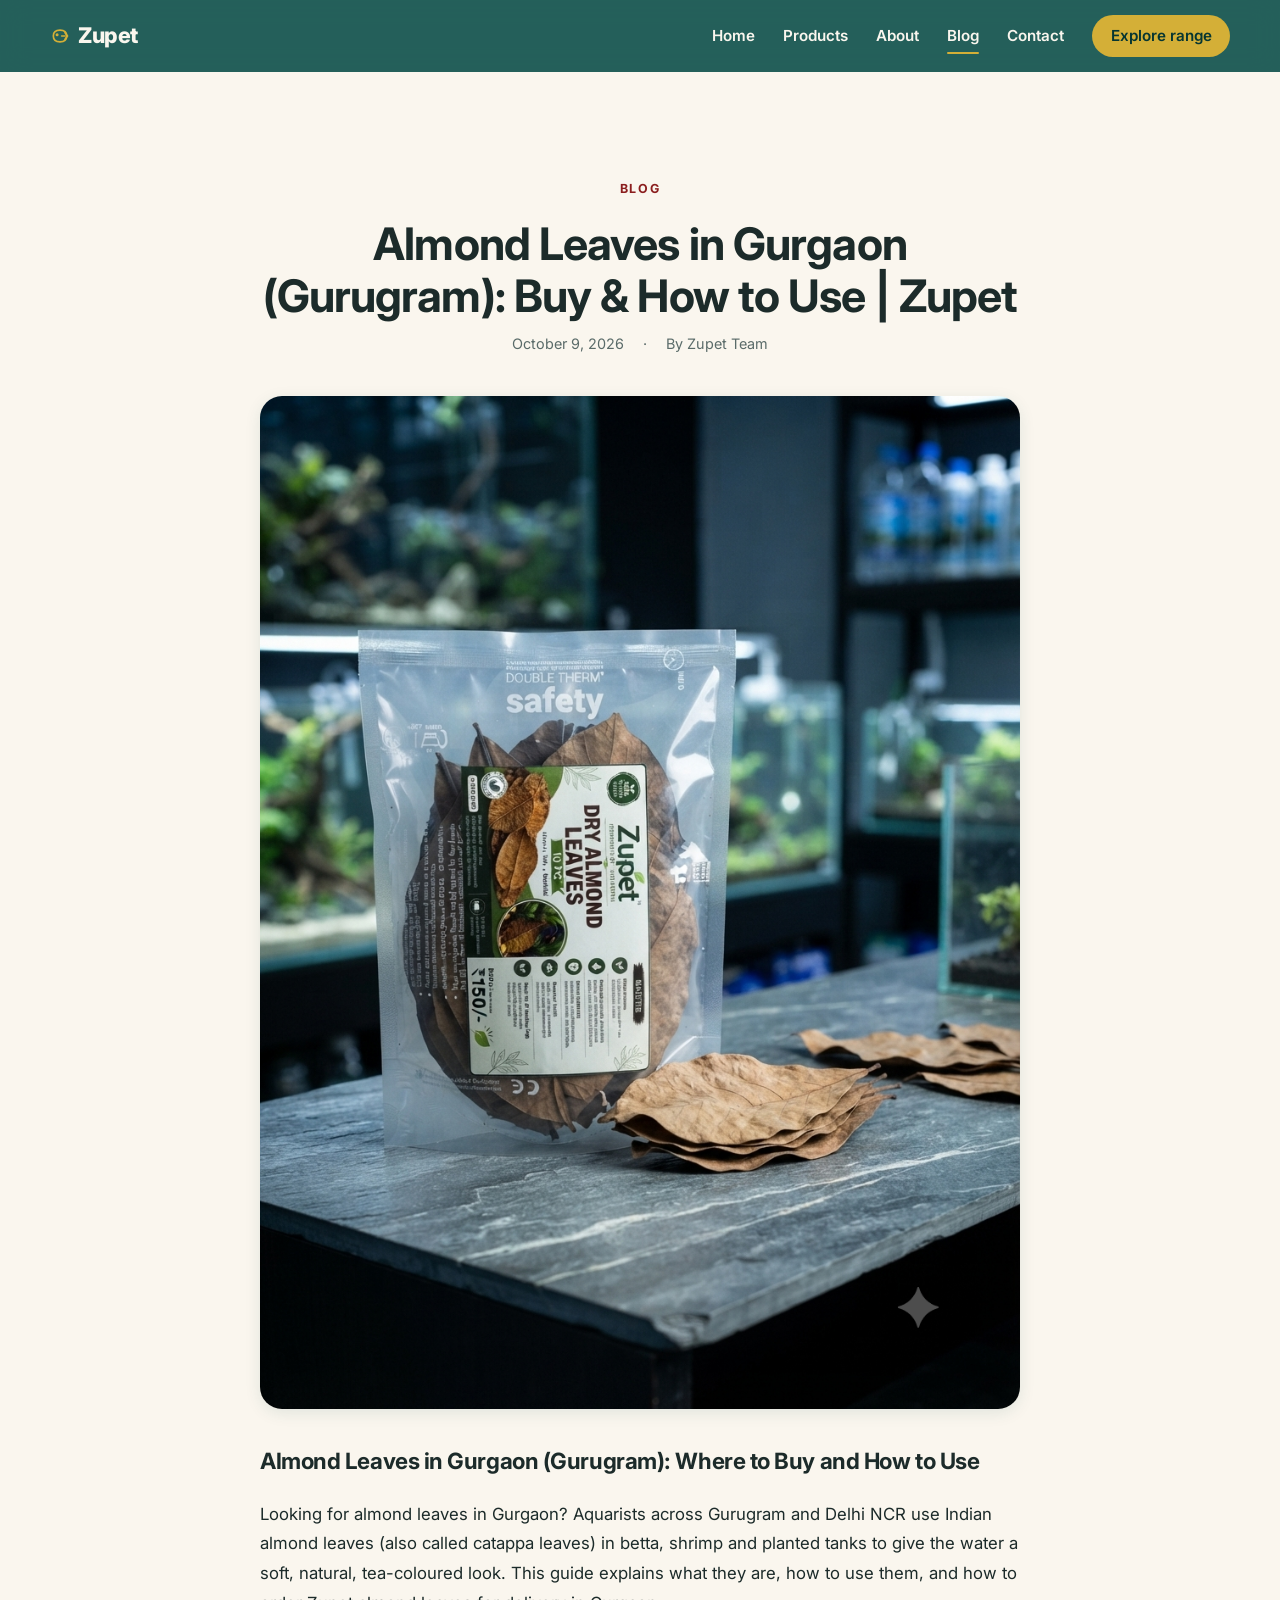
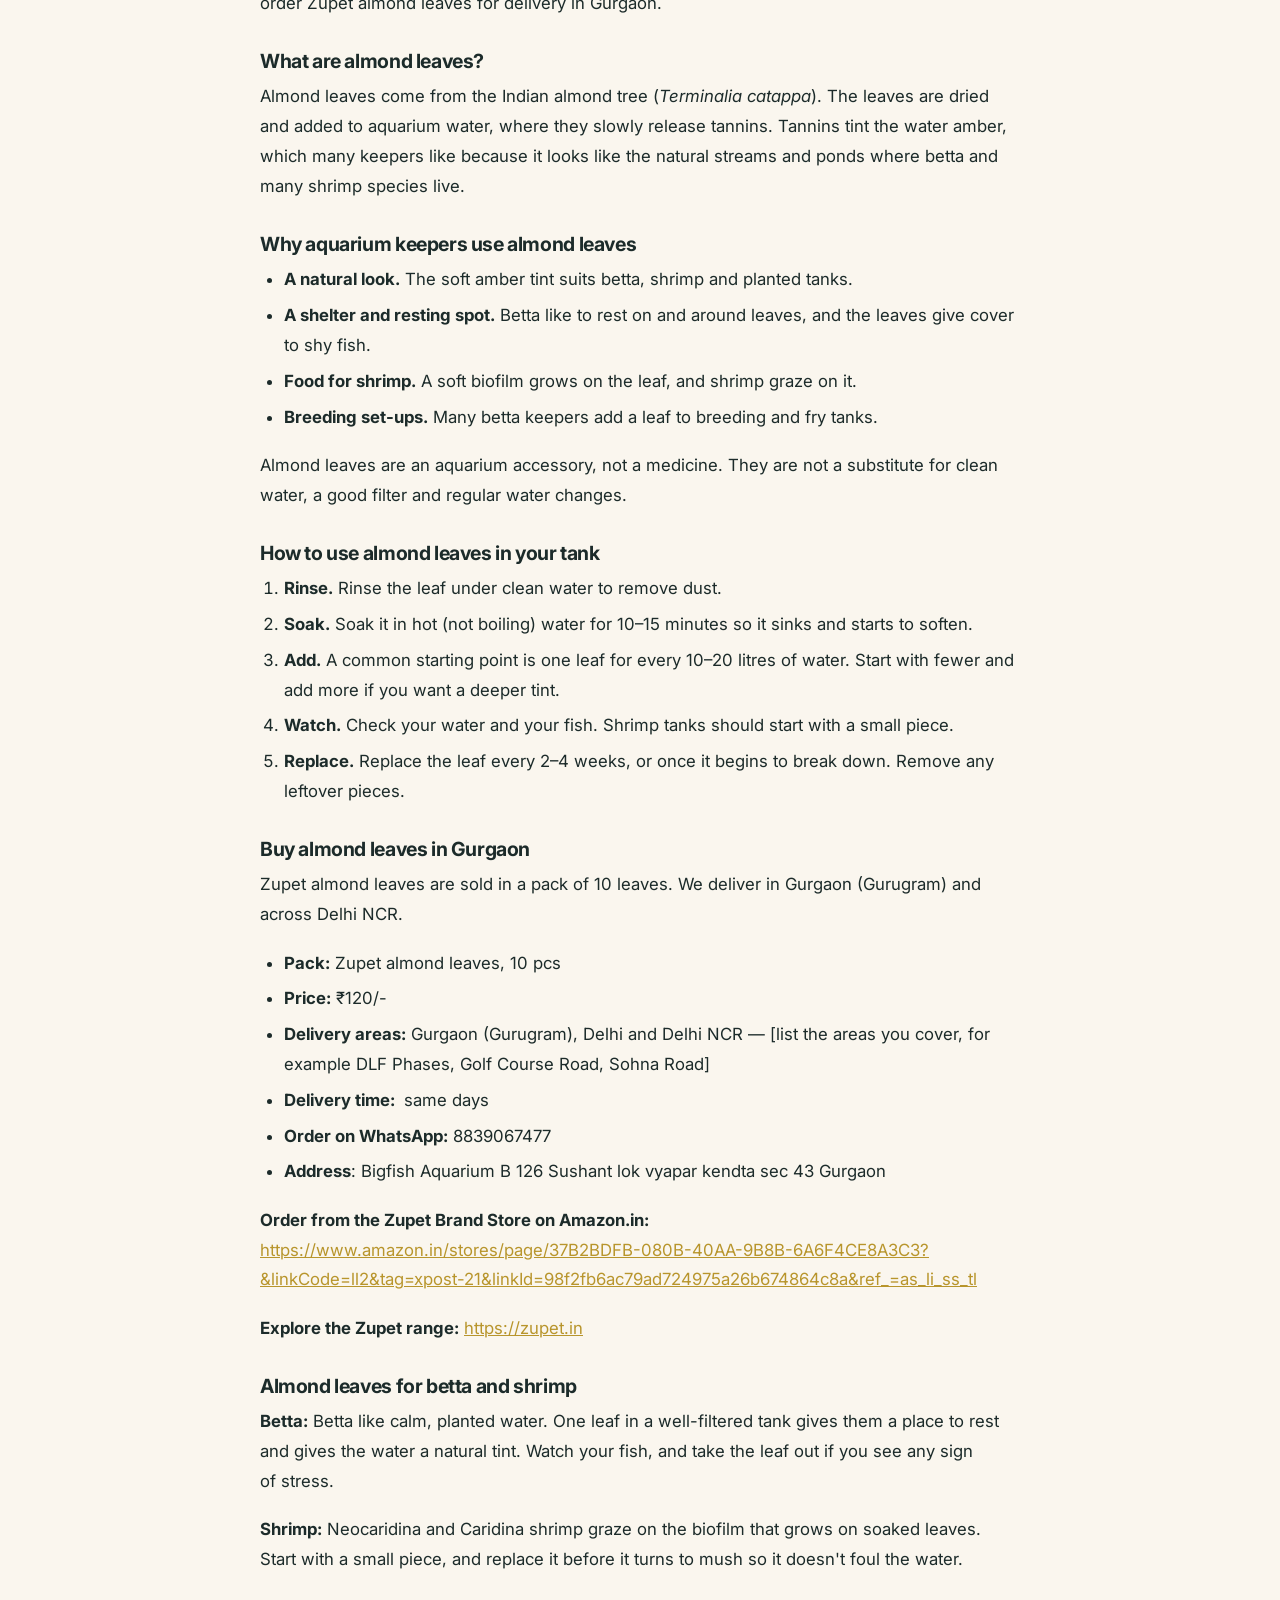
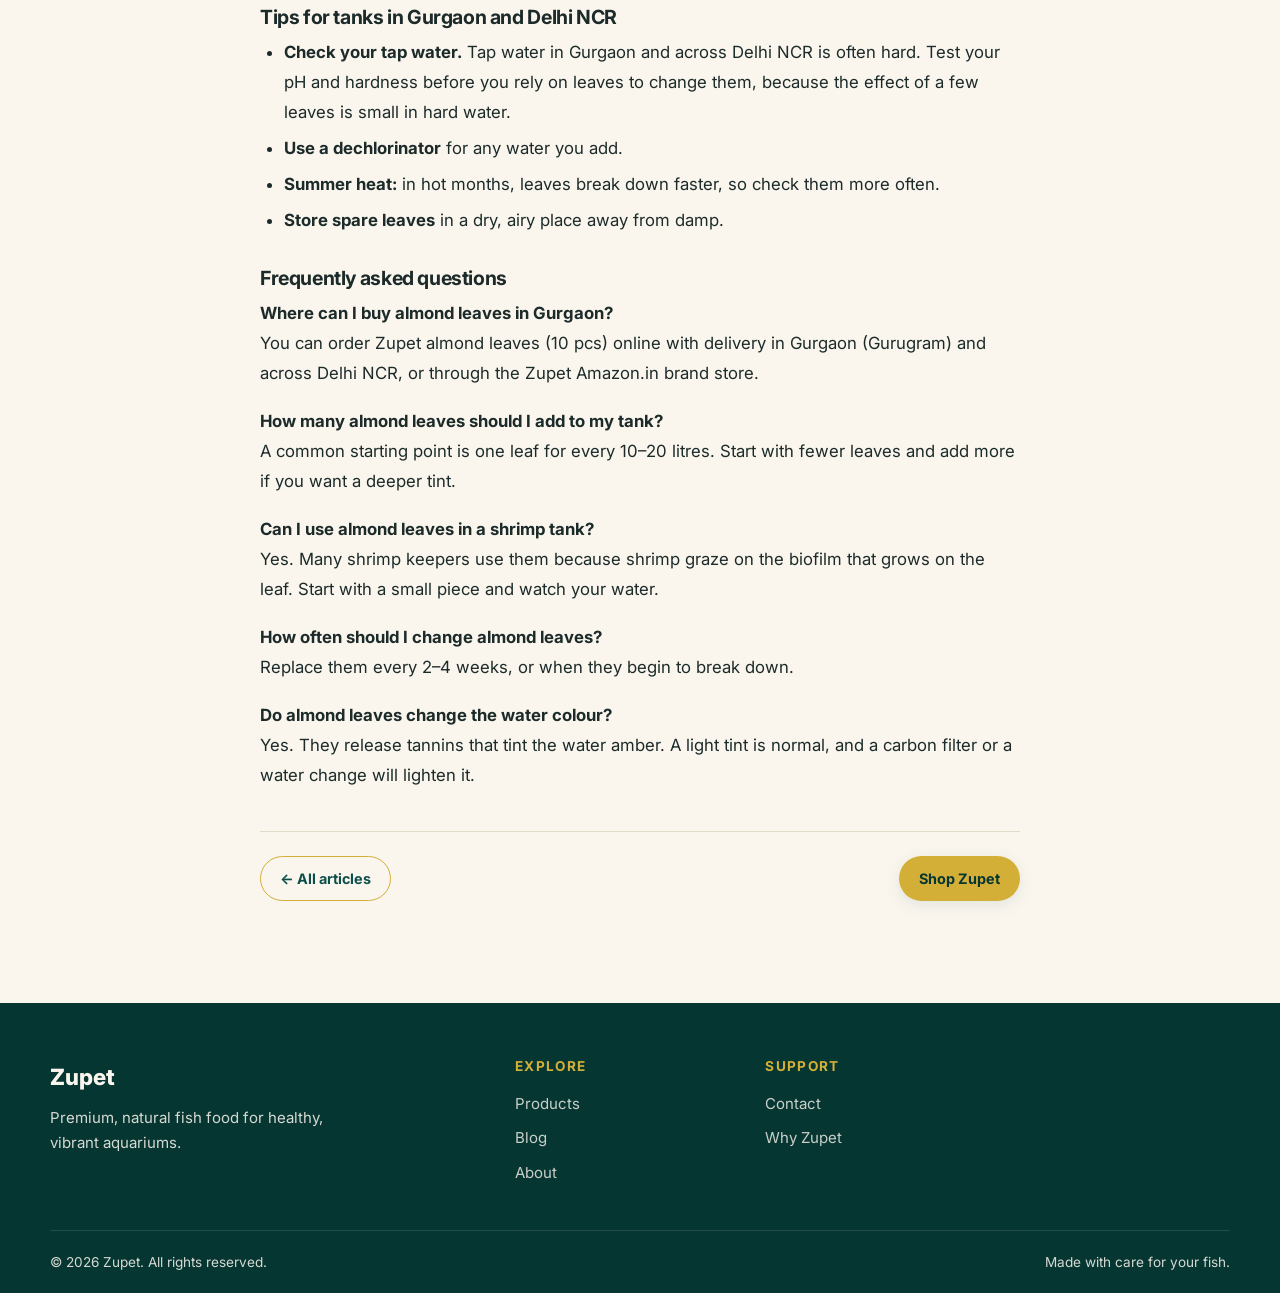
<file: articles/almond-leaves-in-gurgaon-gurugram-buy-and-how-to-use-zupet.html>
<!DOCTYPE html>
<html lang="en">
<head>
  <meta charset="UTF-8" />
  <meta name="viewport" content="width=device-width, initial-scale=1.0" />
  <title>Almond Leaves in Gurgaon (Gurugram): Buy &amp; How to Use | Zupet | Zupet</title>
  <meta name="description" content="Buy Zupet Indian almond (catappa) leaves in Gurgaon and Delhi NCR for betta, shrimp and planted tanks. How to use them, how many to add, and delivery details." />
  <meta name="keywords" content="almond leaves gurgaon, almond leaves gurugram, buy almond leaves gurgaon, catappa leaves gurgaon, indian almond leaves, almond leaves for betta, almond leaves for shrimp, almond leaves for aquarium, aquarium accessories gurgaon, delhi ncr aquarium, zupet almond leaves, zupet" />
  <meta name="author" content="Zupet Team" />
  <link rel="canonical" href="https://zupet.in/articles/almond-leaves-in-gurgaon-gurugram-buy-and-how-to-use-zupet" />
  <meta property="og:type" content="article" />
  <meta property="og:site_name" content="Zupet" />
  <meta property="og:title" content="Almond Leaves in Gurgaon (Gurugram): Buy &amp; How to Use | Zupet" />
  <meta property="og:description" content="Buy Zupet Indian almond (catappa) leaves in Gurgaon and Delhi NCR for betta, shrimp and planted tanks. How to use them, how many to add, and delivery details." />
  <meta property="og:url" content="https://zupet.in/articles/almond-leaves-in-gurgaon-gurugram-buy-and-how-to-use-zupet" />
  <meta property="og:image" content="https://zupet.in/img/blog/gemini_generated_image_vovykkvovykkvovy.png" />
  <meta name="twitter:image" content="https://zupet.in/img/blog/gemini_generated_image_vovykkvovykkvovy.png" />
  <meta property="article:published_time" content="2026-10-09T09:00:00+00:00" />
  <meta name="twitter:card" content="summary_large_image" />
  <meta name="twitter:title" content="Almond Leaves in Gurgaon (Gurugram): Buy &amp; How to Use | Zupet" />
  <meta name="twitter:description" content="Buy Zupet Indian almond (catappa) leaves in Gurgaon and Delhi NCR for betta, shrimp and planted tanks. How to use them, how many to add, and delivery details." />
  <meta name="theme-color" content="#0d4f4a" />
  <link rel="icon" type="image/svg+xml" href="../favicon.svg" />
  <link rel="preconnect" href="https://fonts.googleapis.com" />
  <link rel="preconnect" href="https://fonts.gstatic.com" crossorigin />
  <link href="https://fonts.googleapis.com/css2?family=Inter:wght@400;500;600;700;800&display=swap" rel="stylesheet" />
  <link rel="stylesheet" href="../style.css" />
  <link rel="stylesheet" href="../blog.css" />
  <script type="application/ld+json">
{
  "@context": "https://schema.org",
  "@type": "BlogPosting",
  "mainEntityOfPage": {
    "@type": "WebPage",
    "@id": "https://zupet.in/articles/almond-leaves-in-gurgaon-gurugram-buy-and-how-to-use-zupet"
  },
  "headline": "Almond Leaves in Gurgaon (Gurugram): Buy & How to Use | Zupet",
  "description": "Buy Zupet Indian almond (catappa) leaves in Gurgaon and Delhi NCR for betta, shrimp and planted tanks. How to use them, how many to add, and delivery details.",
  "image": "https://zupet.in/img/blog/gemini_generated_image_vovykkvovykkvovy.png",
  "datePublished": "2026-10-09T09:00:00+00:00",
  "author": {
    "@type": "Organization",
    "name": "Zupet Team"
  },
  "publisher": {
    "@type": "Organization",
    "name": "Zupet",
    "logo": {
      "@type": "ImageObject",
      "url": "https://zupet.in/img/logo.svg"
    }
  },
  "keywords": ""
}
  </script>
</head>
<body class="page-shell">
  <header class="site-header">
    <nav class="nav container" aria-label="Main navigation">
      <a href="../index.html" class="nav-logo" aria-label="Zupet — back to home">
        <span class="nav-logo-mark" aria-hidden="true">
          <svg viewBox="0 0 24 24" width="20" height="20" fill="none" stroke="currentColor" stroke-width="2" stroke-linecap="round" stroke-linejoin="round"><path d="M4 12c0-5 3-7 8-7s8 2 8 7-3 7-8 7-8-2-8-7z"/><path d="M14 12h4M18 8l3 4-3 4"/><circle cx="8.5" cy="10.5" r="0.8" fill="currentColor"/></svg>
        </span>
        <span class="nav-logo-text">Zupet</span>
      </a>
      <button class="nav-toggle" id="nav-toggle" type="button" aria-label="Toggle menu" aria-expanded="false" aria-controls="nav-links"><span class="nav-toggle-bar"></span><span class="nav-toggle-bar"></span><span class="nav-toggle-bar"></span></button>
      <ul class="nav-links" id="nav-links">
        <li><a href="../index.html" class="nav-link">Home</a></li>
        <li><a href="../index.html#products" class="nav-link">Products</a></li>
        <li><a href="../index.html#about" class="nav-link">About</a></li>
        <li><a href="../blog.html" class="nav-link active">Blog</a></li>
        <li><a href="../index.html#contact" class="nav-link">Contact</a></li>
        <li class="nav-cta-wrap"><a href="../index.html#products" class="nav-cta">Explore range</a></li>
      </ul>
    </nav>
  </header>
  <main class="section article-page">
    <div class="container">
      <article class="article">
        <header class="article-header">
          <p class="eyebrow article-eyebrow">Blog</p>
          <h1 class="article-title">Almond Leaves in Gurgaon (Gurugram): Buy &amp; How to Use | Zupet</h1>
          <div class="article-meta"><span>October 9, 2026</span><span>&middot;</span><span>By Zupet Team</span></div>
        </header>
        <figure class="article-featured"><img src="../img/blog/gemini_generated_image_vovykkvovykkvovy.png" alt="Almond Leaves in Gurgaon (Gurugram): Buy &amp; How to Use | Zupet" /></figure>
        <div class="article-body">
<p dir="ltr"><span style="font-size: 1.4rem; font-weight: 700; letter-spacing: -0.02em; text-wrap-mode: initial;">Almond Leaves in Gurgaon (Gurugram): Where to Buy and How to Use</span></p>
<p dir="ltr">Looking for almond leaves in Gurgaon? Aquarists across Gurugram and Delhi NCR use Indian almond leaves (also called catappa leaves) in betta, shrimp and planted tanks to give the water a soft, natural, tea-coloured look. This guide explains what they are, how to use them, and how to order Zupet almond leaves for delivery in Gurgaon.</p>
<h3 dir="ltr">What are almond leaves?</h3>
<p dir="ltr">Almond leaves come from the Indian almond tree (<em>Terminalia catappa</em>). The leaves are dried and added to aquarium water, where they slowly release tannins. Tannins tint the water amber, which many keepers like because it looks like the natural streams and ponds where betta and many shrimp species live.</p>
<h3 dir="ltr">Why aquarium keepers use almond leaves</h3>
<ul dir="ltr">
<li><strong>A natural look.</strong> The soft amber tint suits betta, shrimp and planted tanks.</li>
<li><strong>A shelter and resting spot.</strong> Betta like to rest on and around leaves, and the leaves give cover to shy fish.</li>
<li><strong>Food for shrimp.</strong> A soft biofilm grows on the leaf, and shrimp graze on it.</li>
<li><strong>Breeding set-ups.</strong> Many betta keepers add a leaf to breeding and fry tanks.</li>
</ul>
<p dir="ltr">Almond leaves are an aquarium accessory, not a medicine. They are not a substitute for clean water, a good filter and regular water changes.</p>
<h3 dir="ltr">How to use almond leaves in your tank</h3>
<ol dir="ltr">
<li><strong>Rinse.</strong> Rinse the leaf under clean water to remove dust.</li>
<li><strong>Soak.</strong> Soak it in hot (not boiling) water for 10–15 minutes so it sinks and starts to soften.</li>
<li><strong>Add.</strong> A common starting point is one leaf for every 10–20 litres of water. Start with fewer and add more if you want a deeper tint.</li>
<li><strong>Watch.</strong> Check your water and your fish. Shrimp tanks should start with a small piece.</li>
<li><strong>Replace.</strong> Replace the leaf every 2–4 weeks, or once it begins to break down. Remove any leftover pieces.</li>
</ol>
<h3 dir="ltr">Buy almond leaves in Gurgaon</h3>
<p dir="ltr">Zupet almond leaves are sold in a pack of 10 leaves. We deliver in Gurgaon (Gurugram) and across Delhi NCR.</p>
<ul dir="ltr">
<li><strong>Pack:</strong> Zupet almond leaves, 10 pcs</li>
<li><strong>Price:</strong> ₹120/-</li>
<li><strong>Delivery areas:</strong> Gurgaon (Gurugram), Delhi and Delhi NCR — [list the areas you cover, for example DLF Phases, Golf Course Road, Sohna Road]</li>
<li><strong>Delivery time: </strong>&nbsp;same days</li>
<li><strong>Order on WhatsApp:</strong>&nbsp;8839067477</li><li><b>Address</b>: Bigfish Aquarium B 126 Sushant lok vyapar kendta sec 43 Gurgaon</li>
</ul>
<p dir="ltr"><strong>Order from the Zupet Brand Store on Amazon.in:</strong> <a href="https://www.amazon.in/stores/page/37B2BDFB-080B-40AA-9B8B-6A6F4CE8A3C3?&amp;linkCode=ll2&amp;tag=xpost-21&amp;linkId=98f2fb6ac79ad724975a26b674864c8a&amp;ref_=as_li_ss_tl">https://www.amazon.in/stores/page/37B2BDFB-080B-40AA-9B8B-6A6F4CE8A3C3?&amp;linkCode=ll2&amp;tag=xpost-21&amp;linkId=98f2fb6ac79ad724975a26b674864c8a&amp;ref_=as_li_ss_tl</a></p>
<p dir="ltr"><strong>Explore the Zupet range:</strong> <a href="https://zupet.in">https://zupet.in</a></p>
<h3 dir="ltr">Almond leaves for betta and shrimp</h3>
<p dir="ltr"><strong>Betta:</strong> Betta like calm, planted water. One leaf in a well-filtered tank gives them a place to rest and gives the water a natural tint. Watch your fish, and take the leaf out if you see any sign of stress.</p>
<p dir="ltr"><strong>Shrimp:</strong> Neocaridina and Caridina shrimp graze on the biofilm that grows on soaked leaves. Start with a small piece, and replace it before it turns to mush so it doesn't foul the water.</p>
<h3 dir="ltr">Tips for tanks in Gurgaon and Delhi NCR</h3>
<ul dir="ltr">
<li><strong>Check your tap water.</strong> Tap water in Gurgaon and across Delhi NCR is often hard. Test your pH and hardness before you rely on leaves to change them, because the effect of a few leaves is small in hard water.</li>
<li><strong>Use a dechlorinator</strong> for any water you add.</li>
<li><strong>Summer heat:</strong> in hot months, leaves break down faster, so check them more often.</li>
<li><strong>Store spare leaves</strong> in a dry, airy place away from damp.</li>
</ul>
<h3 dir="ltr">Frequently asked questions</h3>
<p dir="ltr"><strong>Where can I buy almond leaves in Gurgaon?</strong><br>
You can order Zupet almond leaves (10 pcs) online with delivery in Gurgaon (Gurugram) and across Delhi NCR, or through the Zupet Amazon.in brand store.</p>
<p dir="ltr"><strong>How many almond leaves should I add to my tank?</strong><br>
A common starting point is one leaf for every 10–20 litres. Start with fewer leaves and add more if you want a deeper tint.</p>
<p dir="ltr"><strong>Can I use almond leaves in a shrimp tank?</strong><br>
Yes. Many shrimp keepers use them because shrimp graze on the biofilm that grows on the leaf. Start with a small piece and watch your water.</p>
<p dir="ltr"><strong>How often should I change almond leaves?</strong><br>
Replace them every 2–4 weeks, or when they begin to break down.</p>
<p dir="ltr"><strong>Do almond leaves change the water colour?</strong><br>
Yes. They release tannins that tint the water amber. A light tint is normal, and a carbon filter or a water change will lighten it.</p>
        </div>
        <footer class="article-footer">
          <a class="btn btn-ghost-light" href="../blog.html">&larr; All articles</a>
          <a class="btn btn-primary" href="../index.html#products">Shop Zupet</a>
        </footer>
      </article>
    </div>
  </main>
  <footer class="site-footer">
    <div class="container footer-grid">
      <div><a class="footer-logo" href="../index.html">Zupet</a><p class="footer-blurb">Premium, natural fish food for healthy, vibrant aquariums.</p></div>
      <div><h4 class="footer-heading">Explore</h4><ul class="footer-links"><li><a href="../index.html#products">Products</a></li><li><a href="../blog.html">Blog</a></li><li><a href="../index.html#about">About</a></li></ul></div>
      <div><h4 class="footer-heading">Support</h4><ul class="footer-links"><li><a href="../index.html#contact">Contact</a></li><li><a href="../index.html#why">Why Zupet</a></li></ul></div>
    </div>
    <div class="container footer-bottom"><span>&copy; <span id="year">2026</span> Zupet. All rights reserved.</span><span>Made with care for your fish.</span></div>
  </footer>
  <script>
    (function(){var h=document.querySelector('.site-header'),t=document.getElementById('nav-toggle'),c=function(){h.classList.remove('nav-open');t&&t.setAttribute('aria-expanded','false')};if(t)t.addEventListener('click',function(){var o=h.classList.toggle('nav-open');t.setAttribute('aria-expanded',String(o))});document.querySelectorAll('.nav-links a').forEach(function(a){a.addEventListener('click',c)});var y=document.getElementById('year');if(y)y.textContent=String(new Date().getFullYear());})();
  </script>
</body>
</html>
</file>
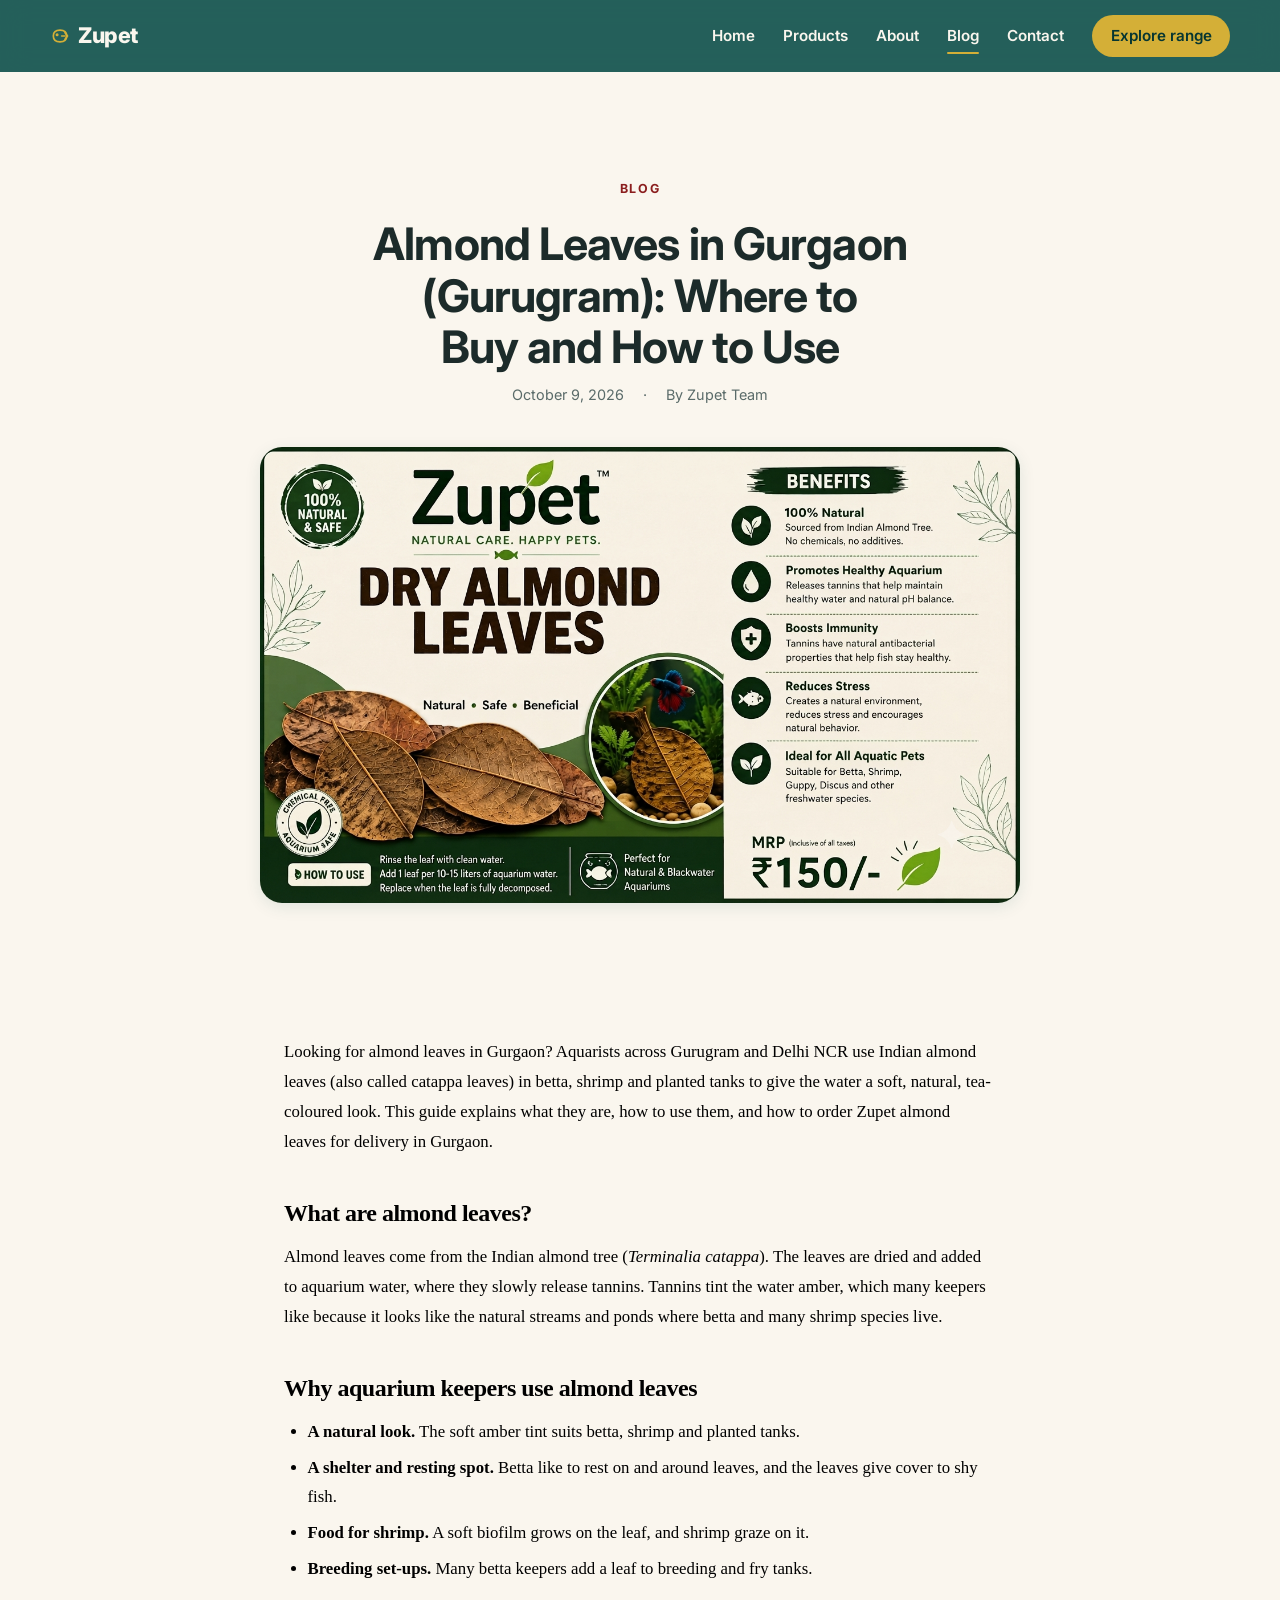
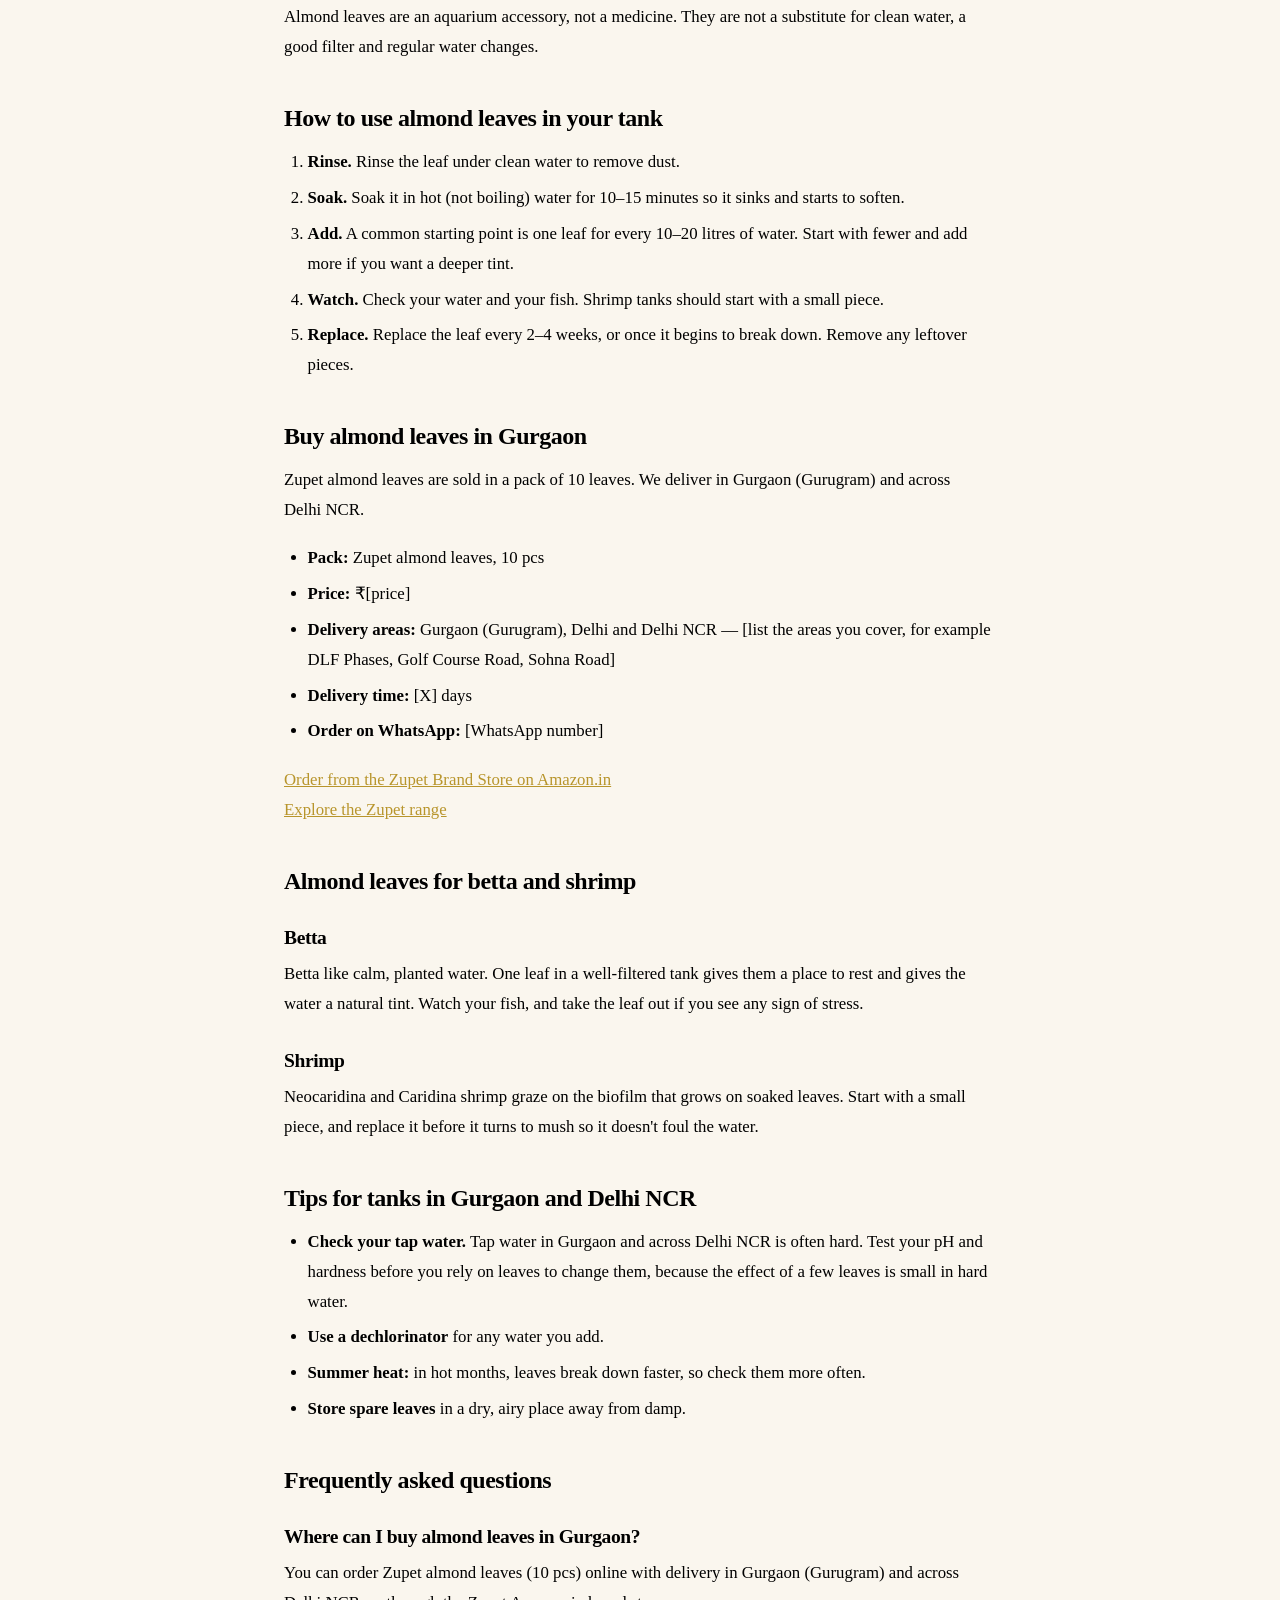
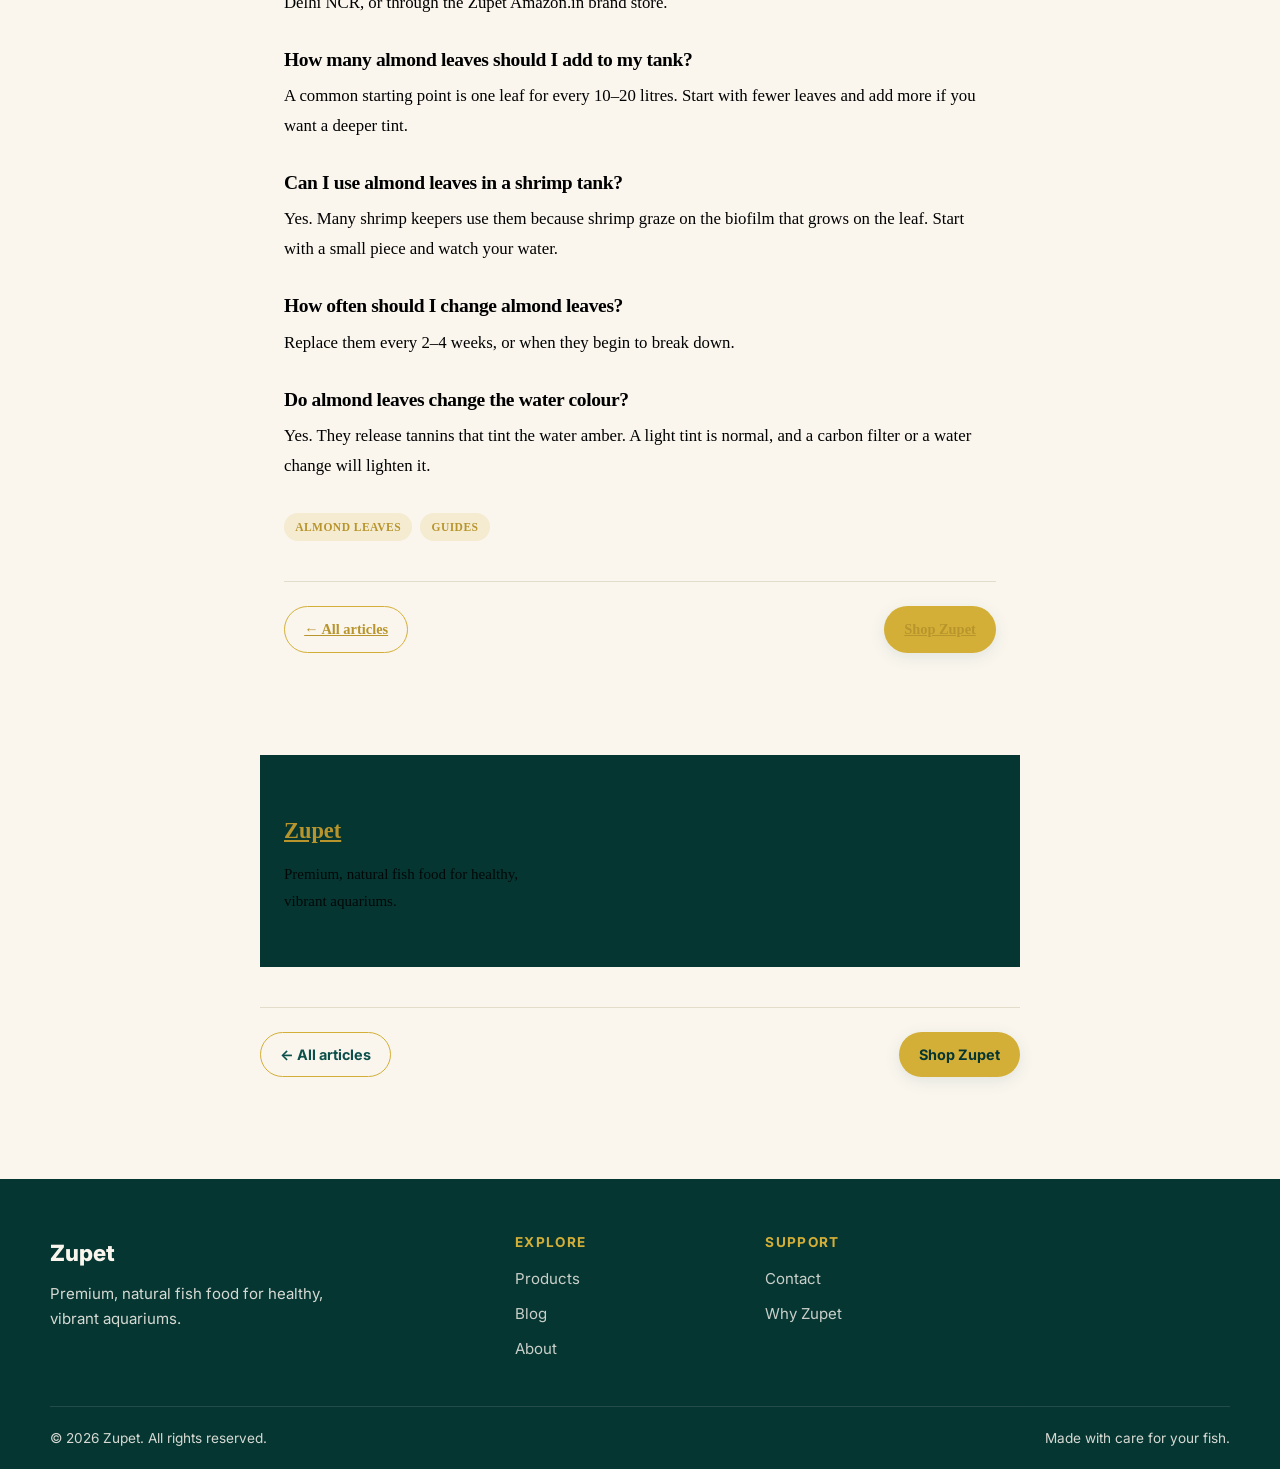
<file: articles/almond-leaves-in-gurgaon-gurugram-where-to-buy-and-how-to-us.html>
<!DOCTYPE html>
<html lang="en">
<head>
  <meta charset="UTF-8" />
  <meta name="viewport" content="width=device-width, initial-scale=1.0" />
  <title>Almond Leaves in Gurgaon (Gurugram): Where to Buy and How to Use | Zupet</title>
  <meta name="description" content="Almond Leaves in Gurgaon (Gurugram): Buy &amp; How to Use | Zupet" />
  <meta name="keywords" content="almond leaves gurgaon, almond leaves gurugram, buy almond leaves gurgaon, catappa leaves gurgaon, indian almond leaves, indian almond leaves delhi ncr, almond leaves for betta, almond leaves for shrimp, almond leaves for aquarium, catappa leaves for betta, how to use almond leaves in aquarium, aquarium accessories gurgaon, fish keeping gurgaon, betta fish gurgaon, aquarium shop gurgaon, delhi ncr aquarium, zupet almond leaves, zupet" />
  <meta name="author" content="Zupet Team" />
  <link rel="canonical" href="https://zupet.in/articles/almond-leaves-in-gurgaon-gurugram-where-to-buy-and-how-to-us" />
  <meta property="og:type" content="article" />
  <meta property="og:site_name" content="Zupet" />
  <meta property="og:title" content="Almond Leaves in Gurgaon (Gurugram): Where to Buy and How to Use" />
  <meta property="og:description" content="Almond Leaves in Gurgaon (Gurugram): Buy &amp; How to Use | Zupet" />
  <meta property="og:url" content="https://zupet.in/articles/almond-leaves-in-gurgaon-gurugram-where-to-buy-and-how-to-us" />
  <meta property="og:image" content="https://zupet.in/img/blog/gemini_generated_image_dnym2sdnym2sdnym.png" />
  <meta name="twitter:image" content="https://zupet.in/img/blog/gemini_generated_image_dnym2sdnym2sdnym.png" />
  <meta property="article:published_time" content="2026-10-09T09:00:00+00:00" />
  <meta name="twitter:card" content="summary_large_image" />
  <meta name="twitter:title" content="Almond Leaves in Gurgaon (Gurugram): Where to Buy and How to Use" />
  <meta name="twitter:description" content="Almond Leaves in Gurgaon (Gurugram): Buy &amp; How to Use | Zupet" />
  <meta name="theme-color" content="#0d4f4a" />
  <link rel="icon" type="image/svg+xml" href="../favicon.svg" />
  <link rel="preconnect" href="https://fonts.googleapis.com" />
  <link rel="preconnect" href="https://fonts.gstatic.com" crossorigin />
  <link href="https://fonts.googleapis.com/css2?family=Inter:wght@400;500;600;700;800&display=swap" rel="stylesheet" />
  <link rel="stylesheet" href="../style.css" />
  <link rel="stylesheet" href="../blog.css" />
  <script type="application/ld+json">
{
  "@context": "https://schema.org",
  "@type": "BlogPosting",
  "mainEntityOfPage": {
    "@type": "WebPage",
    "@id": "https://zupet.in/articles/almond-leaves-in-gurgaon-gurugram-where-to-buy-and-how-to-us"
  },
  "headline": "Almond Leaves in Gurgaon (Gurugram): Where to Buy and How to Use",
  "description": "Almond Leaves in Gurgaon (Gurugram): Buy & How to Use | Zupet",
  "image": "https://zupet.in/img/blog/gemini_generated_image_dnym2sdnym2sdnym.png",
  "datePublished": "2026-10-09T09:00:00+00:00",
  "author": {
    "@type": "Organization",
    "name": "Zupet Team"
  },
  "publisher": {
    "@type": "Organization",
    "name": "Zupet",
    "logo": {
      "@type": "ImageObject",
      "url": "https://zupet.in/img/logo.svg"
    }
  },
  "keywords": ""
}
  </script>
</head>
<body class="page-shell">
  <header class="site-header">
    <nav class="nav container" aria-label="Main navigation">
      <a href="../index.html" class="nav-logo" aria-label="Zupet — back to home">
        <span class="nav-logo-mark" aria-hidden="true">
          <svg viewBox="0 0 24 24" width="20" height="20" fill="none" stroke="currentColor" stroke-width="2" stroke-linecap="round" stroke-linejoin="round"><path d="M4 12c0-5 3-7 8-7s8 2 8 7-3 7-8 7-8-2-8-7z"/><path d="M14 12h4M18 8l3 4-3 4"/><circle cx="8.5" cy="10.5" r="0.8" fill="currentColor"/></svg>
        </span>
        <span class="nav-logo-text">Zupet</span>
      </a>
      <button class="nav-toggle" id="nav-toggle" type="button" aria-label="Toggle menu" aria-expanded="false" aria-controls="nav-links"><span class="nav-toggle-bar"></span><span class="nav-toggle-bar"></span><span class="nav-toggle-bar"></span></button>
      <ul class="nav-links" id="nav-links">
        <li><a href="../index.html" class="nav-link">Home</a></li>
        <li><a href="../index.html#products" class="nav-link">Products</a></li>
        <li><a href="../index.html#about" class="nav-link">About</a></li>
        <li><a href="../blog.html" class="nav-link active">Blog</a></li>
        <li><a href="../index.html#contact" class="nav-link">Contact</a></li>
        <li class="nav-cta-wrap"><a href="../index.html#products" class="nav-cta">Explore range</a></li>
      </ul>
    </nav>
  </header>
  <main class="section article-page">
    <div class="container">
      <article class="article">
        <header class="article-header">
          <p class="eyebrow article-eyebrow">Blog</p>
          <h1 class="article-title">Almond Leaves in Gurgaon (Gurugram): Where to Buy and How to Use</h1>
          <div class="article-meta"><span>October 9, 2026</span><span>&middot;</span><span>By Zupet Team</span></div>
        </header>
        <figure class="article-featured"><img src="../img/blog/gemini_generated_image_dnym2sdnym2sdnym.png" alt="Almond Leaves in Gurgaon (Gurugram): Where to Buy and How to Use" /></figure>
        <div class="article-body">
<main class="section article-page" style="scrollbar-width: thin; color: rgb(0, 0, 0); font-family: &quot;Times New Roman&quot;; font-size: medium;"><div class="container" style="scrollbar-width: thin;"><article class="article" style="scrollbar-width: thin;"><div class="article-body" style="scrollbar-width: thin;"><p style="scrollbar-width: thin;">Looking for almond leaves in Gurgaon? Aquarists across Gurugram and Delhi NCR use Indian almond leaves (also called catappa leaves) in betta, shrimp and planted tanks to give the water a soft, natural, tea-coloured look. This guide explains what they are, how to use them, and how to order Zupet almond leaves for delivery in Gurgaon.</p><h2 style="scrollbar-width: thin;">What are almond leaves?</h2><p style="scrollbar-width: thin;">Almond leaves come from the Indian almond tree (<em style="scrollbar-width: thin;">Terminalia catappa</em>). The leaves are dried and added to aquarium water, where they slowly release tannins. Tannins tint the water amber, which many keepers like because it looks like the natural streams and ponds where betta and many shrimp species live.</p><h2 style="scrollbar-width: thin;">Why aquarium keepers use almond leaves</h2><ul style="scrollbar-width: thin;"><li style="scrollbar-width: thin;"><strong style="scrollbar-width: thin;">A natural look.</strong> The soft amber tint suits betta, shrimp and planted tanks.</li><li style="scrollbar-width: thin;"><strong style="scrollbar-width: thin;">A shelter and resting spot.</strong> Betta like to rest on and around leaves, and the leaves give cover to shy fish.</li><li style="scrollbar-width: thin;"><strong style="scrollbar-width: thin;">Food for shrimp.</strong> A soft biofilm grows on the leaf, and shrimp graze on it.</li><li style="scrollbar-width: thin;"><strong style="scrollbar-width: thin;">Breeding set-ups.</strong> Many betta keepers add a leaf to breeding and fry tanks.</li></ul><p style="scrollbar-width: thin;">Almond leaves are an aquarium accessory, not a medicine. They are not a substitute for clean water, a good filter and regular water changes.</p><h2 style="scrollbar-width: thin;">How to use almond leaves in your tank</h2><ol style="scrollbar-width: thin;"><li style="scrollbar-width: thin;"><strong style="scrollbar-width: thin;">Rinse.</strong> Rinse the leaf under clean water to remove dust.</li><li style="scrollbar-width: thin;"><strong style="scrollbar-width: thin;">Soak.</strong> Soak it in hot (not boiling) water for 10–15 minutes so it sinks and starts to soften.</li><li style="scrollbar-width: thin;"><strong style="scrollbar-width: thin;">Add.</strong> A common starting point is one leaf for every 10–20 litres of water. Start with fewer and add more if you want a deeper tint.</li><li style="scrollbar-width: thin;"><strong style="scrollbar-width: thin;">Watch.</strong> Check your water and your fish. Shrimp tanks should start with a small piece.</li><li style="scrollbar-width: thin;"><strong style="scrollbar-width: thin;">Replace.</strong> Replace the leaf every 2–4 weeks, or once it begins to break down. Remove any leftover pieces.</li></ol><h2 style="scrollbar-width: thin;">Buy almond leaves in Gurgaon</h2><p style="scrollbar-width: thin;">Zupet almond leaves are sold in a pack of 10 leaves. We deliver in Gurgaon (Gurugram) and across Delhi NCR.</p><ul style="scrollbar-width: thin;"><li style="scrollbar-width: thin;"><strong style="scrollbar-width: thin;">Pack:</strong> Zupet almond leaves, 10 pcs</li><li style="scrollbar-width: thin;"><strong style="scrollbar-width: thin;">Price:</strong> ₹[price]</li><li style="scrollbar-width: thin;"><strong style="scrollbar-width: thin;">Delivery areas:</strong> Gurgaon (Gurugram), Delhi and Delhi NCR — [list the areas you cover, for example DLF Phases, Golf Course Road, Sohna Road]</li><li style="scrollbar-width: thin;"><strong style="scrollbar-width: thin;">Delivery time:</strong> [X] days</li><li style="scrollbar-width: thin;"><strong style="scrollbar-width: thin;">Order on WhatsApp:</strong> [WhatsApp number]</li></ul><p style="scrollbar-width: thin;"><a href="https://www.amazon.in/stores/page/37B2BDFB-080B-40AA-9B8B-6A6F4CE8A3C3?&amp;linkCode=ll2&amp;tag=xpost-21&amp;linkId=98f2fb6ac79ad724975a26b674864c8a&amp;ref_=as_li_ss_tl" target="_blank" rel="noopener sponsored nofollow" style="scrollbar-width: thin;">Order from the Zupet Brand Store on Amazon.in</a><br style="scrollbar-width: thin;"><a href="https://www.claudeusercontent.com/index.html#products" style="scrollbar-width: thin;">Explore the Zupet range</a></p><h2 style="scrollbar-width: thin;">Almond leaves for betta and shrimp</h2><h3 style="scrollbar-width: thin;">Betta</h3><p style="scrollbar-width: thin;">Betta like calm, planted water. One leaf in a well-filtered tank gives them a place to rest and gives the water a natural tint. Watch your fish, and take the leaf out if you see any sign of stress.</p><h3 style="scrollbar-width: thin;">Shrimp</h3><p style="scrollbar-width: thin;">Neocaridina and Caridina shrimp graze on the biofilm that grows on soaked leaves. Start with a small piece, and replace it before it turns to mush so it doesn't foul the water.</p><h2 style="scrollbar-width: thin;">Tips for tanks in Gurgaon and Delhi NCR</h2><ul style="scrollbar-width: thin;"><li style="scrollbar-width: thin;"><strong style="scrollbar-width: thin;">Check your tap water.</strong> Tap water in Gurgaon and across Delhi NCR is often hard. Test your pH and hardness before you rely on leaves to change them, because the effect of a few leaves is small in hard water.</li><li style="scrollbar-width: thin;"><strong style="scrollbar-width: thin;">Use a dechlorinator</strong> for any water you add.</li><li style="scrollbar-width: thin;"><strong style="scrollbar-width: thin;">Summer heat:</strong> in hot months, leaves break down faster, so check them more often.</li><li style="scrollbar-width: thin;"><strong style="scrollbar-width: thin;">Store spare leaves</strong> in a dry, airy place away from damp.</li></ul><h2 style="scrollbar-width: thin;">Frequently asked questions</h2><h3 style="scrollbar-width: thin;">Where can I buy almond leaves in Gurgaon?</h3><p style="scrollbar-width: thin;">You can order Zupet almond leaves (10 pcs) online with delivery in Gurgaon (Gurugram) and across Delhi NCR, or through the Zupet Amazon.in brand store.</p><h3 style="scrollbar-width: thin;">How many almond leaves should I add to my tank?</h3><p style="scrollbar-width: thin;">A common starting point is one leaf for every 10–20 litres. Start with fewer leaves and add more if you want a deeper tint.</p><h3 style="scrollbar-width: thin;">Can I use almond leaves in a shrimp tank?</h3><p style="scrollbar-width: thin;">Yes. Many shrimp keepers use them because shrimp graze on the biofilm that grows on the leaf. Start with a small piece and watch your water.</p><h3 style="scrollbar-width: thin;">How often should I change almond leaves?</h3><p style="scrollbar-width: thin;">Replace them every 2–4 weeks, or when they begin to break down.</p><h3 style="scrollbar-width: thin;">Do almond leaves change the water colour?</h3><p style="scrollbar-width: thin;">Yes. They release tannins that tint the water amber. A light tint is normal, and a carbon filter or a water change will lighten it.</p></div><div class="article-tags" style="scrollbar-width: thin;"><span class="tag" style="scrollbar-width: thin;">Almond Leaves</span> <span class="tag" style="scrollbar-width: thin;">Guides</span></div><footer class="article-footer" style="scrollbar-width: thin;"><a class="btn btn-ghost-light" href="https://www.claudeusercontent.com/blog.html" style="scrollbar-width: thin;">← All articles</a> <a class="btn btn-primary" href="https://www.claudeusercontent.com/index.html#products" style="scrollbar-width: thin;">Shop Zupet</a></footer></article></div></main><footer class="site-footer" style="scrollbar-width: thin; color: rgb(0, 0, 0); font-family: &quot;Times New Roman&quot;; font-size: medium;"><div class="container footer-grid" style="scrollbar-width: thin;"><div style="scrollbar-width: thin;"><a class="footer-logo" href="https://www.claudeusercontent.com/index.html" style="scrollbar-width: thin;">Zupet</a><p class="footer-blurb" style="scrollbar-width: thin;">Premium, natural fish food for healthy, vibrant aquariums.</p></div></div></footer>
        </div>
        <footer class="article-footer">
          <a class="btn btn-ghost-light" href="../blog.html">&larr; All articles</a>
          <a class="btn btn-primary" href="../index.html#products">Shop Zupet</a>
        </footer>
      </article>
    </div>
  </main>
  <footer class="site-footer">
    <div class="container footer-grid">
      <div><a class="footer-logo" href="../index.html">Zupet</a><p class="footer-blurb">Premium, natural fish food for healthy, vibrant aquariums.</p></div>
      <div><h4 class="footer-heading">Explore</h4><ul class="footer-links"><li><a href="../index.html#products">Products</a></li><li><a href="../blog.html">Blog</a></li><li><a href="../index.html#about">About</a></li></ul></div>
      <div><h4 class="footer-heading">Support</h4><ul class="footer-links"><li><a href="../index.html#contact">Contact</a></li><li><a href="../index.html#why">Why Zupet</a></li></ul></div>
    </div>
    <div class="container footer-bottom"><span>&copy; <span id="year">2026</span> Zupet. All rights reserved.</span><span>Made with care for your fish.</span></div>
  </footer>
  <script>
    (function(){var h=document.querySelector('.site-header'),t=document.getElementById('nav-toggle'),c=function(){h.classList.remove('nav-open');t&&t.setAttribute('aria-expanded','false')};if(t)t.addEventListener('click',function(){var o=h.classList.toggle('nav-open');t.setAttribute('aria-expanded',String(o))});document.querySelectorAll('.nav-links a').forEach(function(a){a.addEventListener('click',c)});var y=document.getElementById('year');if(y)y.textContent=String(new Date().getFullYear());})();
  </script>
</body>
</html>
</file>
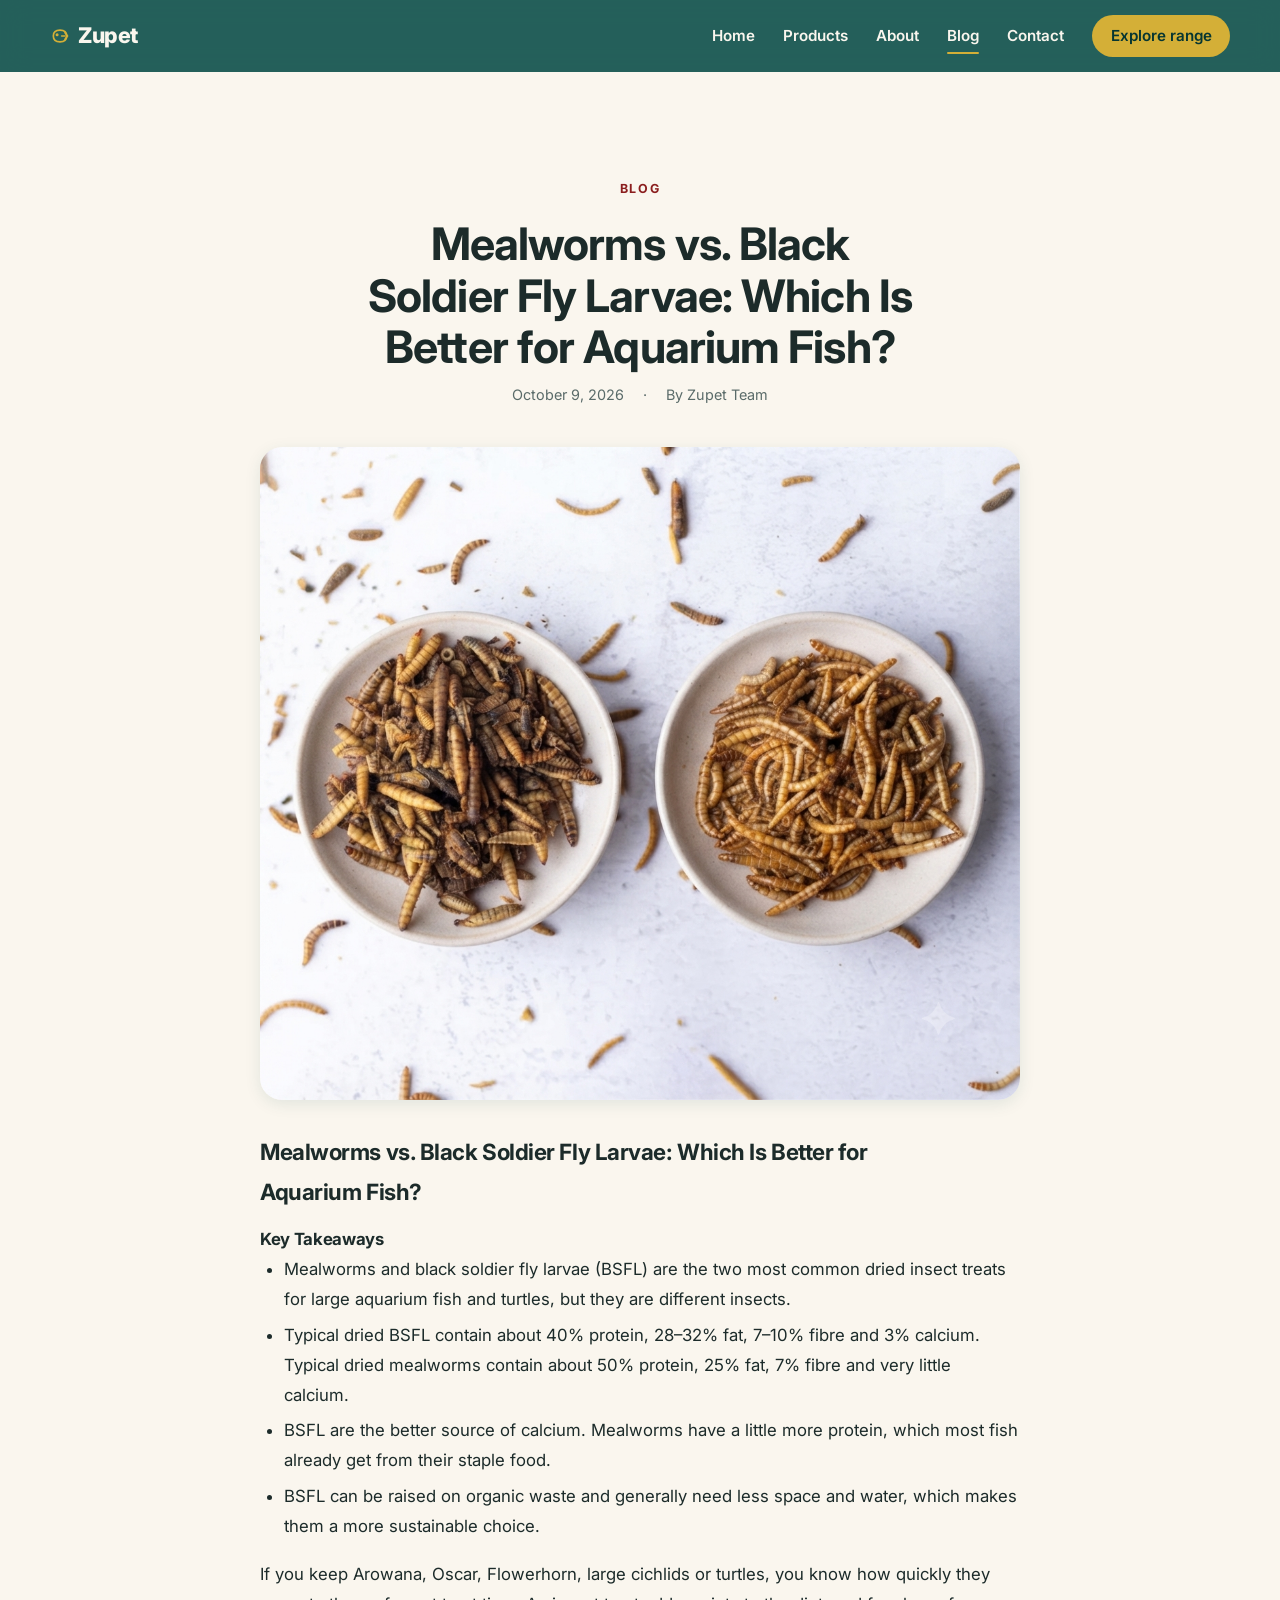
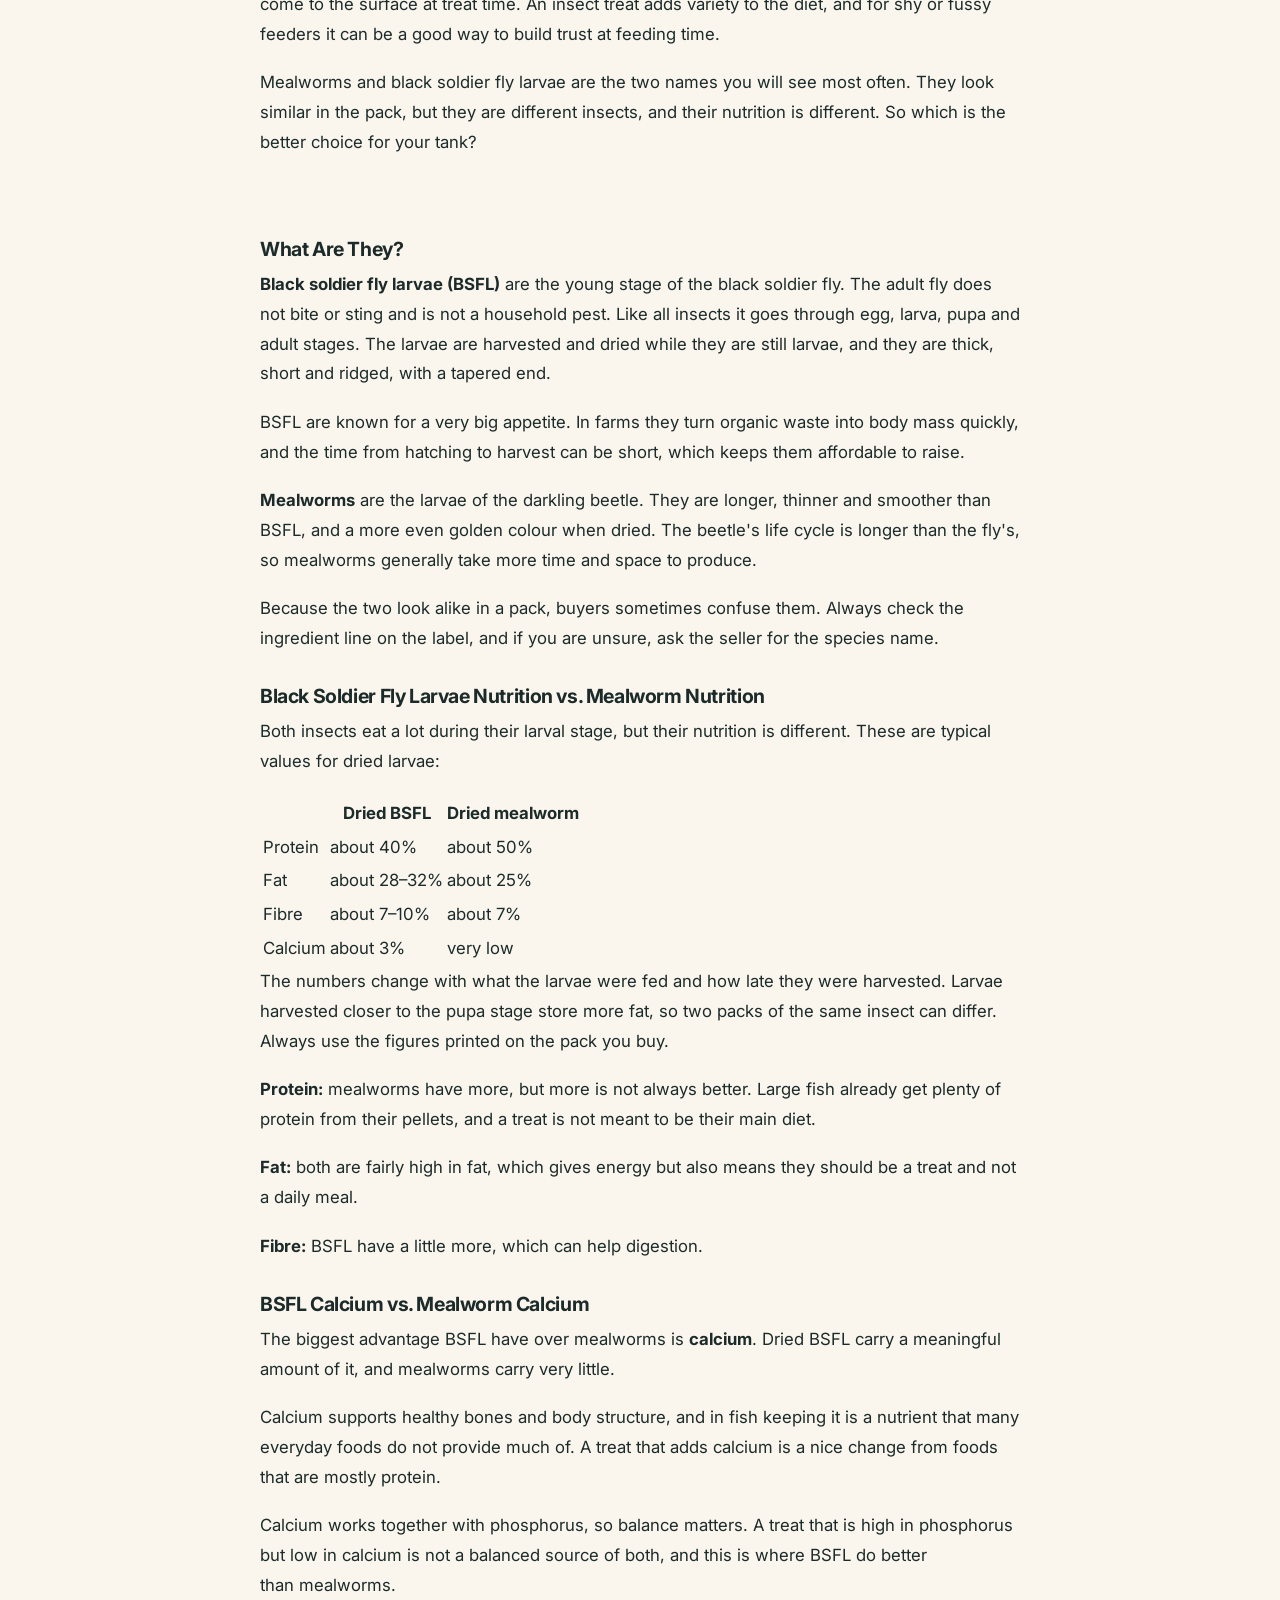
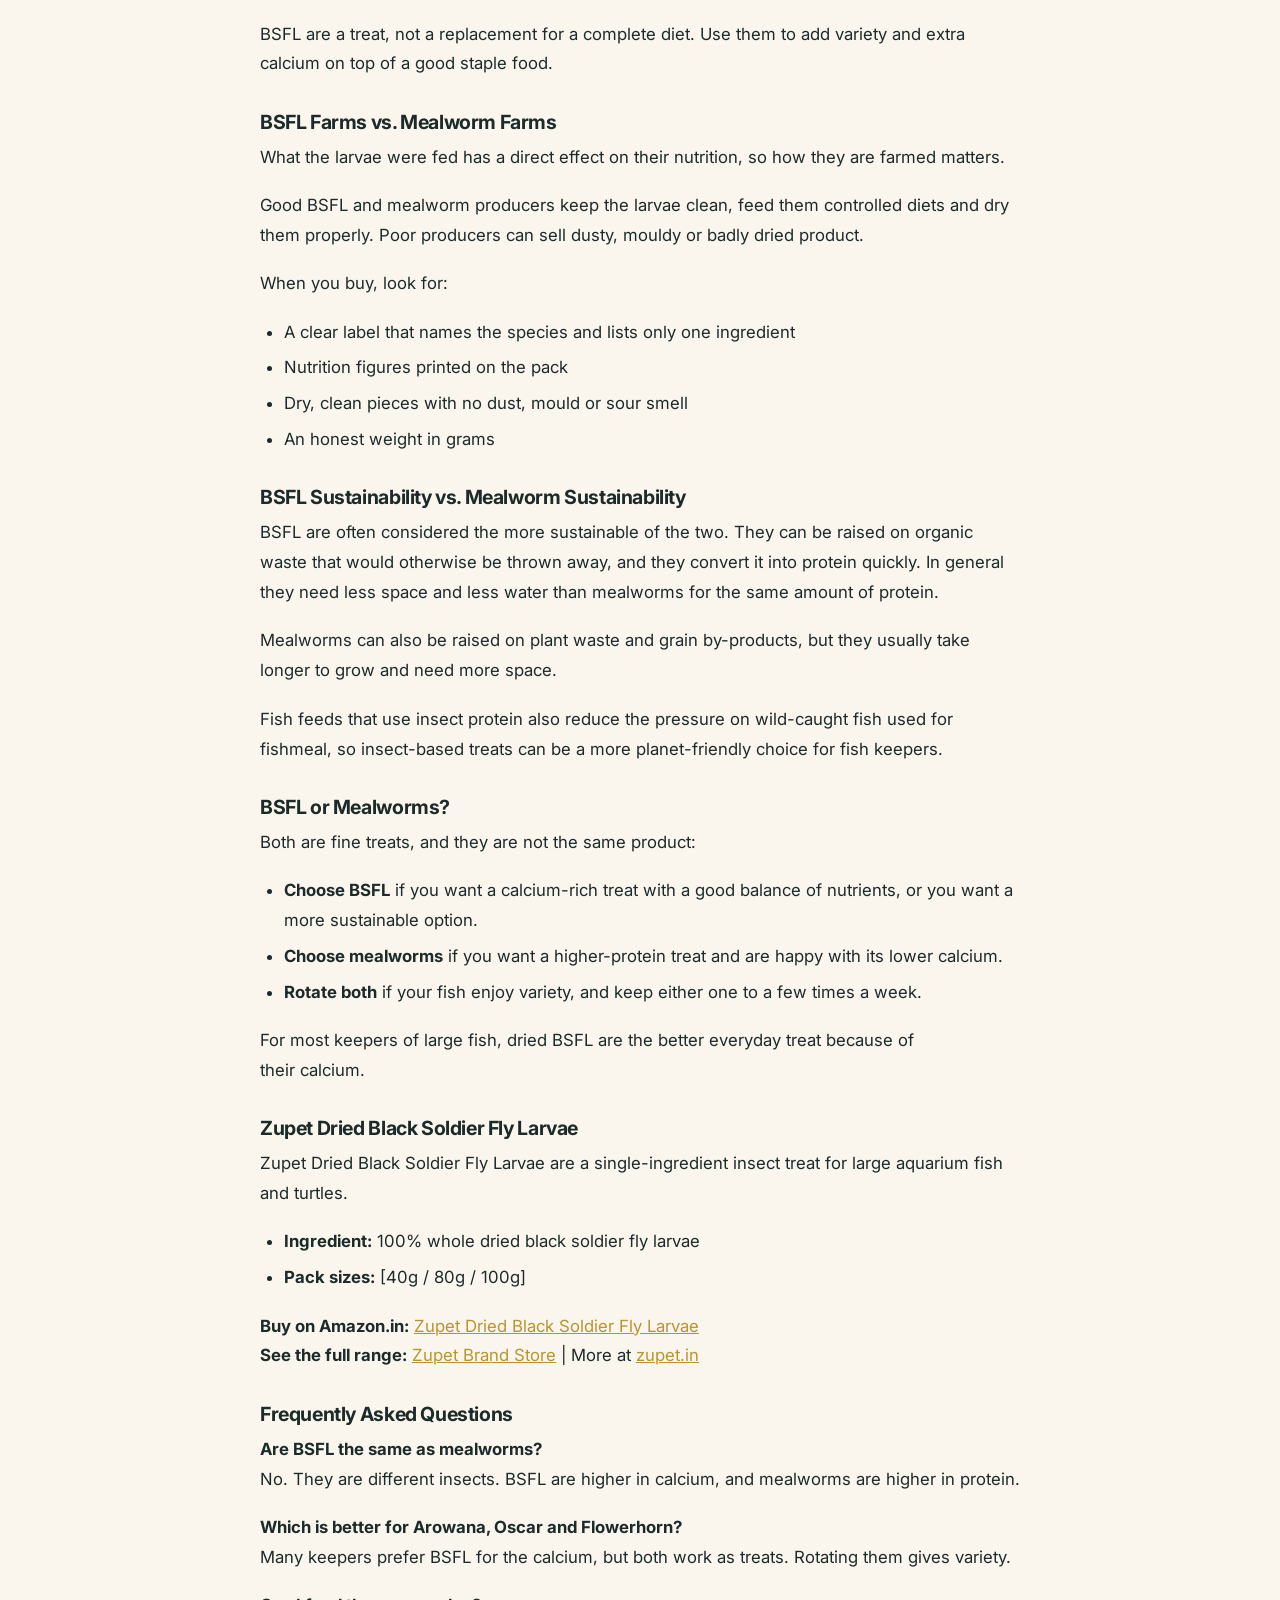
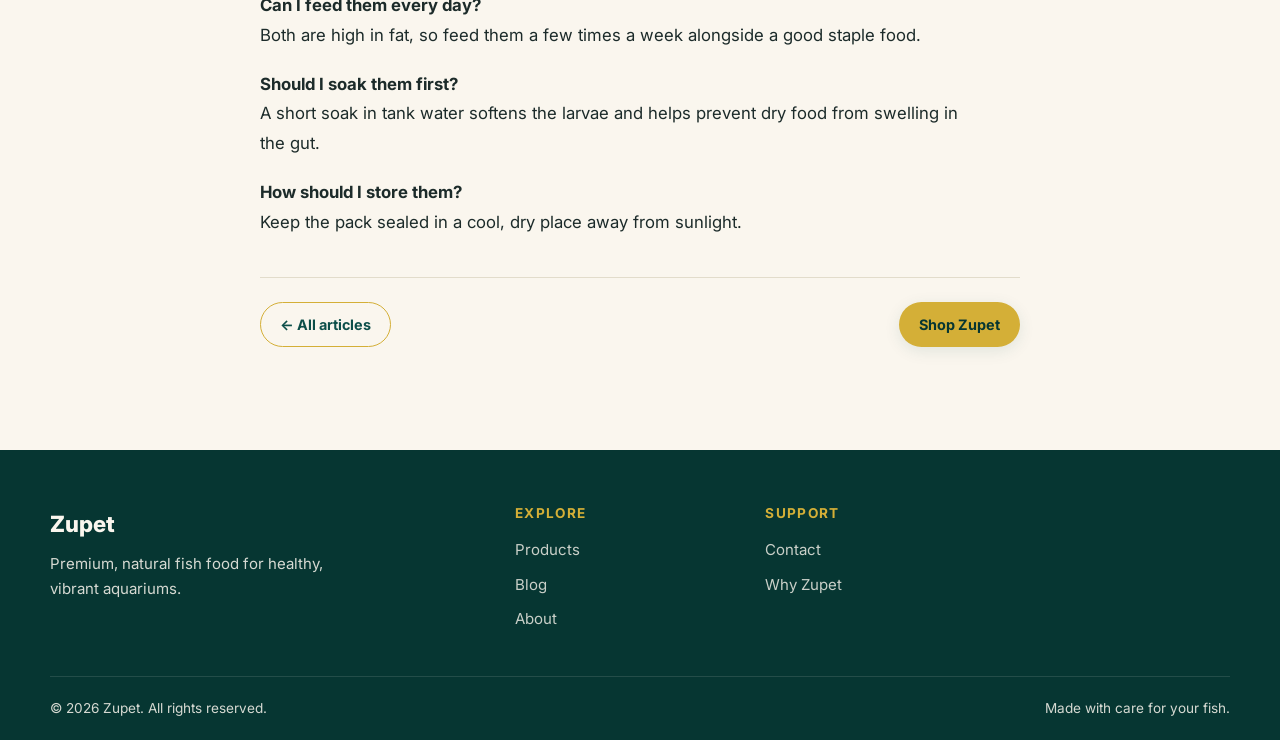
<file: articles/mealworms-vs-black-soldier-fly-larvae-which-is-better-for-aq.html>
<!DOCTYPE html>
<html lang="en">
<head>
  <meta charset="UTF-8" />
  <meta name="viewport" content="width=device-width, initial-scale=1.0" />
  <title>Mealworms vs. Black Soldier Fly Larvae: Which Is Better for Aquarium Fish? | Zupet</title>
  <meta name="description" content="Compare mealworms and black soldier fly larvae for aquarium fish, including protein, fat, calcium and sustainability, to choose the right insect treat." />
  <meta name="keywords" content="black soldier fly larvae, BSFL, dried black soldier fly larvae, black soldier fly larvae for fish, mealworms vs black soldier fly larvae, BSFL vs mealworm, mealworm for fish, dried mealworms, fish food, aquarium fish food, insect treats for fish, fish treats, Arowana food, Oscar fish food, Flowerhorn food, cichlid food, turtle food, high calcium fish food, calcium for fish, protein for fish, BSFL nutrition, black soldier fly larvae calcium, how to feed black soldier fly larvae, Zupet, Zupet fish food" />
  <meta name="author" content="Zupet Team" />
  <link rel="canonical" href="https://zupet.in/articles/mealworms-vs-black-soldier-fly-larvae-which-is-better-for-aq" />
  <meta property="og:type" content="article" />
  <meta property="og:site_name" content="Zupet" />
  <meta property="og:title" content="Mealworms vs. Black Soldier Fly Larvae: Which Is Better for Aquarium Fish?" />
  <meta property="og:description" content="Compare mealworms and black soldier fly larvae for aquarium fish, including protein, fat, calcium and sustainability, to choose the right insect treat." />
  <meta property="og:url" content="https://zupet.in/articles/mealworms-vs-black-soldier-fly-larvae-which-is-better-for-aq" />
  <meta property="og:image" content="https://zupet.in/img/blog/gemini_generated_image_2lkow22lkow22lko.png" />
  <meta name="twitter:image" content="https://zupet.in/img/blog/gemini_generated_image_2lkow22lkow22lko.png" />
  <meta property="article:published_time" content="2026-10-09T09:00:00+00:00" />
  <meta name="twitter:card" content="summary_large_image" />
  <meta name="twitter:title" content="Mealworms vs. Black Soldier Fly Larvae: Which Is Better for Aquarium Fish?" />
  <meta name="twitter:description" content="Compare mealworms and black soldier fly larvae for aquarium fish, including protein, fat, calcium and sustainability, to choose the right insect treat." />
  <meta name="theme-color" content="#0d4f4a" />
  <link rel="icon" type="image/svg+xml" href="../favicon.svg" />
  <link rel="preconnect" href="https://fonts.googleapis.com" />
  <link rel="preconnect" href="https://fonts.gstatic.com" crossorigin />
  <link href="https://fonts.googleapis.com/css2?family=Inter:wght@400;500;600;700;800&display=swap" rel="stylesheet" />
  <link rel="stylesheet" href="../style.css" />
  <link rel="stylesheet" href="../blog.css" />
  <script type="application/ld+json">
{
  "@context": "https://schema.org",
  "@type": "BlogPosting",
  "mainEntityOfPage": {
    "@type": "WebPage",
    "@id": "https://zupet.in/articles/mealworms-vs-black-soldier-fly-larvae-which-is-better-for-aq"
  },
  "headline": "Mealworms vs. Black Soldier Fly Larvae: Which Is Better for Aquarium Fish?",
  "description": "Compare mealworms and black soldier fly larvae for aquarium fish, including protein, fat, calcium and sustainability, to choose the right insect treat.",
  "image": "https://zupet.in/img/blog/gemini_generated_image_2lkow22lkow22lko.png",
  "datePublished": "2026-10-09T09:00:00+00:00",
  "author": {
    "@type": "Organization",
    "name": "Zupet Team"
  },
  "publisher": {
    "@type": "Organization",
    "name": "Zupet",
    "logo": {
      "@type": "ImageObject",
      "url": "https://zupet.in/img/logo.svg"
    }
  },
  "keywords": ""
}
  </script>
</head>
<body class="page-shell">
  <header class="site-header">
    <nav class="nav container" aria-label="Main navigation">
      <a href="../index.html" class="nav-logo" aria-label="Zupet — back to home">
        <span class="nav-logo-mark" aria-hidden="true">
          <svg viewBox="0 0 24 24" width="20" height="20" fill="none" stroke="currentColor" stroke-width="2" stroke-linecap="round" stroke-linejoin="round"><path d="M4 12c0-5 3-7 8-7s8 2 8 7-3 7-8 7-8-2-8-7z"/><path d="M14 12h4M18 8l3 4-3 4"/><circle cx="8.5" cy="10.5" r="0.8" fill="currentColor"/></svg>
        </span>
        <span class="nav-logo-text">Zupet</span>
      </a>
      <button class="nav-toggle" id="nav-toggle" type="button" aria-label="Toggle menu" aria-expanded="false" aria-controls="nav-links"><span class="nav-toggle-bar"></span><span class="nav-toggle-bar"></span><span class="nav-toggle-bar"></span></button>
      <ul class="nav-links" id="nav-links">
        <li><a href="../index.html" class="nav-link">Home</a></li>
        <li><a href="../index.html#products" class="nav-link">Products</a></li>
        <li><a href="../index.html#about" class="nav-link">About</a></li>
        <li><a href="../blog.html" class="nav-link active">Blog</a></li>
        <li><a href="../index.html#contact" class="nav-link">Contact</a></li>
        <li class="nav-cta-wrap"><a href="../index.html#products" class="nav-cta">Explore range</a></li>
      </ul>
    </nav>
  </header>
  <main class="section article-page">
    <div class="container">
      <article class="article">
        <header class="article-header">
          <p class="eyebrow article-eyebrow">Blog</p>
          <h1 class="article-title">Mealworms vs. Black Soldier Fly Larvae: Which Is Better for Aquarium Fish?</h1>
          <div class="article-meta"><span>October 9, 2026</span><span>&middot;</span><span>By Zupet Team</span></div>
        </header>
        <figure class="article-featured"><img src="../img/blog/gemini_generated_image_2lkow22lkow22lko.png" alt="Dried mealworms and black soldier fly larvae side by side" /></figure>
        <div class="article-body">
<p dir="ltr"><span style="font-size: 1.4rem; font-weight: 700; letter-spacing: -0.02em; text-wrap-mode: initial;">Mealworms vs. Black Soldier Fly Larvae: Which Is Better for Aquarium Fish?</span></p>
<h4 dir="ltr">Key Takeaways</h4>
<ul dir="ltr">
<li>Mealworms and black soldier fly larvae (BSFL) are the two most common dried insect treats for large aquarium fish and turtles, but they are different insects.</li>
<li>Typical dried BSFL contain about 40% protein, 28–32% fat, 7–10% fibre and 3% calcium. Typical dried mealworms contain about 50% protein, 25% fat, 7% fibre and very little calcium.</li>
<li>BSFL are the better source of calcium. Mealworms have a little more protein, which most fish already get from their staple food.</li>
<li>BSFL can be raised on organic waste and generally need less space and water, which makes them a more sustainable choice.</li>
</ul>
<p dir="ltr">If you keep Arowana, Oscar, Flowerhorn, large cichlids or turtles, you know how quickly they come to the surface at treat time. An insect treat adds variety to the diet, and for shy or fussy feeders it can be a good way to build trust at feeding time.</p>
<p dir="ltr">Mealworms and black soldier fly larvae are the two names you will see most often. They look similar in the pack, but they are different insects, and their nutrition is different. So which is the better choice for your tank?</p><p dir="ltr"><br></p>
<h3 dir="ltr">What Are They?</h3>
<p dir="ltr"><strong>Black soldier fly larvae (BSFL)</strong> are the young stage of the black soldier fly. The adult fly does not bite or sting and is not a household pest. Like all insects it goes through egg, larva, pupa and adult stages. The larvae are harvested and dried while they are still larvae, and they are thick, short and ridged, with a tapered end.</p>
<p dir="ltr">BSFL are known for a very big appetite. In farms they turn organic waste into body mass quickly, and the time from hatching to harvest can be short, which keeps them affordable to raise.</p>
<p dir="ltr"><strong>Mealworms</strong> are the larvae of the darkling beetle. They are longer, thinner and smoother than BSFL, and a more even golden colour when dried. The beetle's life cycle is longer than the fly's, so mealworms generally take more time and space to produce.</p>
<p dir="ltr">Because the two look alike in a pack, buyers sometimes confuse them. Always check the ingredient line on the label, and if you are unsure, ask the seller for the species name.</p>
<h3 dir="ltr">Black Soldier Fly Larvae Nutrition vs. Mealworm Nutrition</h3>
<p dir="ltr">Both insects eat a lot during their larval stage, but their nutrition is different. These are typical values for dried larvae:</p>
<div dir="ltr"><table><thead><tr><th scope="col"></th><th scope="col">Dried BSFL</th><th scope="col">Dried mealworm</th></tr></thead><tbody><tr><td>Protein</td><td>about 40%</td><td>about 50%</td></tr><tr><td>Fat</td><td>about 28–32%</td><td>about 25%</td></tr><tr><td>Fibre</td><td>about 7–10%</td><td>about 7%</td></tr><tr><td>Calcium</td><td>about 3%</td><td>very low</td></tr></tbody></table></div>
<p dir="ltr">The numbers change with what the larvae were fed and how late they were harvested. Larvae harvested closer to the pupa stage store more fat, so two packs of the same insect can differ. Always use the figures printed on the pack you buy.</p>
<p dir="ltr"><strong>Protein:</strong> mealworms have more, but more is not always better. Large fish already get plenty of protein from their pellets, and a treat is not meant to be their main diet.</p>
<p dir="ltr"><strong>Fat:</strong> both are fairly high in fat, which gives energy but also means they should be a treat and not a daily meal.</p>
<p dir="ltr"><strong>Fibre:</strong> BSFL have a little more, which can help digestion.</p>
<h3 dir="ltr">BSFL Calcium vs. Mealworm Calcium</h3>
<p dir="ltr">The biggest advantage BSFL have over mealworms is <strong>calcium</strong>. Dried BSFL carry a meaningful amount of it, and mealworms carry very little.</p>
<p dir="ltr">Calcium supports healthy bones and body structure, and in fish keeping it is a nutrient that many everyday foods do not provide much of. A treat that adds calcium is a nice change from foods that are mostly protein.</p>
<p dir="ltr">Calcium works together with phosphorus, so balance matters. A treat that is high in phosphorus but low in calcium is not a balanced source of both, and this is where BSFL do better than mealworms.</p>
<p dir="ltr">BSFL are a treat, not a replacement for a complete diet. Use them to add variety and extra calcium on top of a good staple food.</p>
<h3 dir="ltr">BSFL Farms vs. Mealworm Farms</h3>
<p dir="ltr">What the larvae were fed has a direct effect on their nutrition, so how they are farmed matters.</p>
<p dir="ltr">Good BSFL and mealworm producers keep the larvae clean, feed them controlled diets and dry them properly. Poor producers can sell dusty, mouldy or badly dried product.</p>
<p dir="ltr">When you buy, look for:</p>
<ul dir="ltr">
<li>A clear label that names the species and lists only one ingredient</li>
<li>Nutrition figures printed on the pack</li>
<li>Dry, clean pieces with no dust, mould or sour smell</li>
<li>An honest weight in grams</li>
</ul>
<h3 dir="ltr">BSFL Sustainability vs. Mealworm Sustainability</h3>
<p dir="ltr">BSFL are often considered the more sustainable of the two. They can be raised on organic waste that would otherwise be thrown away, and they convert it into protein quickly. In general they need less space and less water than mealworms for the same amount of protein.</p>
<p dir="ltr">Mealworms can also be raised on plant waste and grain by-products, but they usually take longer to grow and need more space.</p>
<p dir="ltr">Fish feeds that use insect protein also reduce the pressure on wild-caught fish used for fishmeal, so insect-based treats can be a more planet-friendly choice for fish keepers.</p>
<h3 dir="ltr">BSFL or Mealworms?</h3>
<p dir="ltr">Both are fine treats, and they are not the same product:</p>
<ul dir="ltr">
<li><strong>Choose BSFL</strong> if you want a calcium-rich treat with a good balance of nutrients, or you want a more sustainable option.</li>
<li><strong>Choose mealworms</strong> if you want a higher-protein treat and are happy with its lower calcium.</li>
<li><strong>Rotate both</strong> if your fish enjoy variety, and keep either one to a few times a week.</li>
</ul>
<p dir="ltr">For most keepers of large fish, dried BSFL are the better everyday treat because of their calcium.</p>
<h3 dir="ltr">Zupet Dried Black Soldier Fly Larvae</h3>
<p dir="ltr">Zupet Dried Black Soldier Fly Larvae are a single-ingredient insect treat for large aquarium fish and turtles.</p>
<ul dir="ltr">
<li><strong>Ingredient:</strong> 100% whole dried black soldier fly larvae</li>
<li><strong>Pack sizes:</strong> [40g / 80g / 100g]</li>
</ul>
<p dir="ltr"><strong>Buy on Amazon.in:</strong> <a href="https://www.amazon.in/Zupet-Black-Soldier-Larvae-Mealworm/dp/B0H7Q4C821?&amp;linkCode=ll2&amp;tag=xpost-21&amp;linkId=25d63d660ed7e05763bc9a74f89a4d7e&amp;ref_=as_li_ss_tl">Zupet Dried Black Soldier Fly Larvae</a><br>
<strong>See the full range:</strong> <a href="https://www.amazon.in/stores/page/37B2BDFB-080B-40AA-9B8B-6A6F4CE8A3C3?&amp;linkCode=ll2&amp;tag=xpost-21&amp;linkId=98f2fb6ac79ad724975a26b674864c8a&amp;ref_=as_li_ss_tl">Zupet Brand Store</a> | More at <a href="https://zupet.in">zupet.in</a></p>
<h3 dir="ltr">Frequently Asked Questions</h3>
<p dir="ltr"><strong>Are BSFL the same as mealworms?</strong><br>
No. They are different insects. BSFL are higher in calcium, and mealworms are higher in protein.</p>
<p dir="ltr"><strong>Which is better for Arowana, Oscar and Flowerhorn?</strong><br>
Many keepers prefer BSFL for the calcium, but both work as treats. Rotating them gives variety.</p>
<p dir="ltr"><strong>Can I feed them every day?</strong><br>
Both are high in fat, so feed them a few times a week alongside a good staple food.</p>
<p dir="ltr"><strong>Should I soak them first?</strong><br>
A short soak in tank water softens the larvae and helps prevent dry food from swelling in the gut.</p>
<p dir="ltr"><strong>How should I store them?</strong><br>
Keep the pack sealed in a cool, dry place away from sunlight.</p>
        </div>
        <footer class="article-footer">
          <a class="btn btn-ghost-light" href="../blog.html">&larr; All articles</a>
          <a class="btn btn-primary" href="../index.html#products">Shop Zupet</a>
        </footer>
      </article>
    </div>
  </main>
  <footer class="site-footer">
    <div class="container footer-grid">
      <div><a class="footer-logo" href="../index.html">Zupet</a><p class="footer-blurb">Premium, natural fish food for healthy, vibrant aquariums.</p></div>
      <div><h4 class="footer-heading">Explore</h4><ul class="footer-links"><li><a href="../index.html#products">Products</a></li><li><a href="../blog.html">Blog</a></li><li><a href="../index.html#about">About</a></li></ul></div>
      <div><h4 class="footer-heading">Support</h4><ul class="footer-links"><li><a href="../index.html#contact">Contact</a></li><li><a href="../index.html#why">Why Zupet</a></li></ul></div>
    </div>
    <div class="container footer-bottom"><span>&copy; <span id="year">2026</span> Zupet. All rights reserved.</span><span>Made with care for your fish.</span></div>
  </footer>
  <script>
    (function(){var h=document.querySelector('.site-header'),t=document.getElementById('nav-toggle'),c=function(){h.classList.remove('nav-open');t&&t.setAttribute('aria-expanded','false')};if(t)t.addEventListener('click',function(){var o=h.classList.toggle('nav-open');t.setAttribute('aria-expanded',String(o))});document.querySelectorAll('.nav-links a').forEach(function(a){a.addEventListener('click',c)});var y=document.getElementById('year');if(y)y.textContent=String(new Date().getFullYear());})();
  </script>
</body>
</html>
</file>
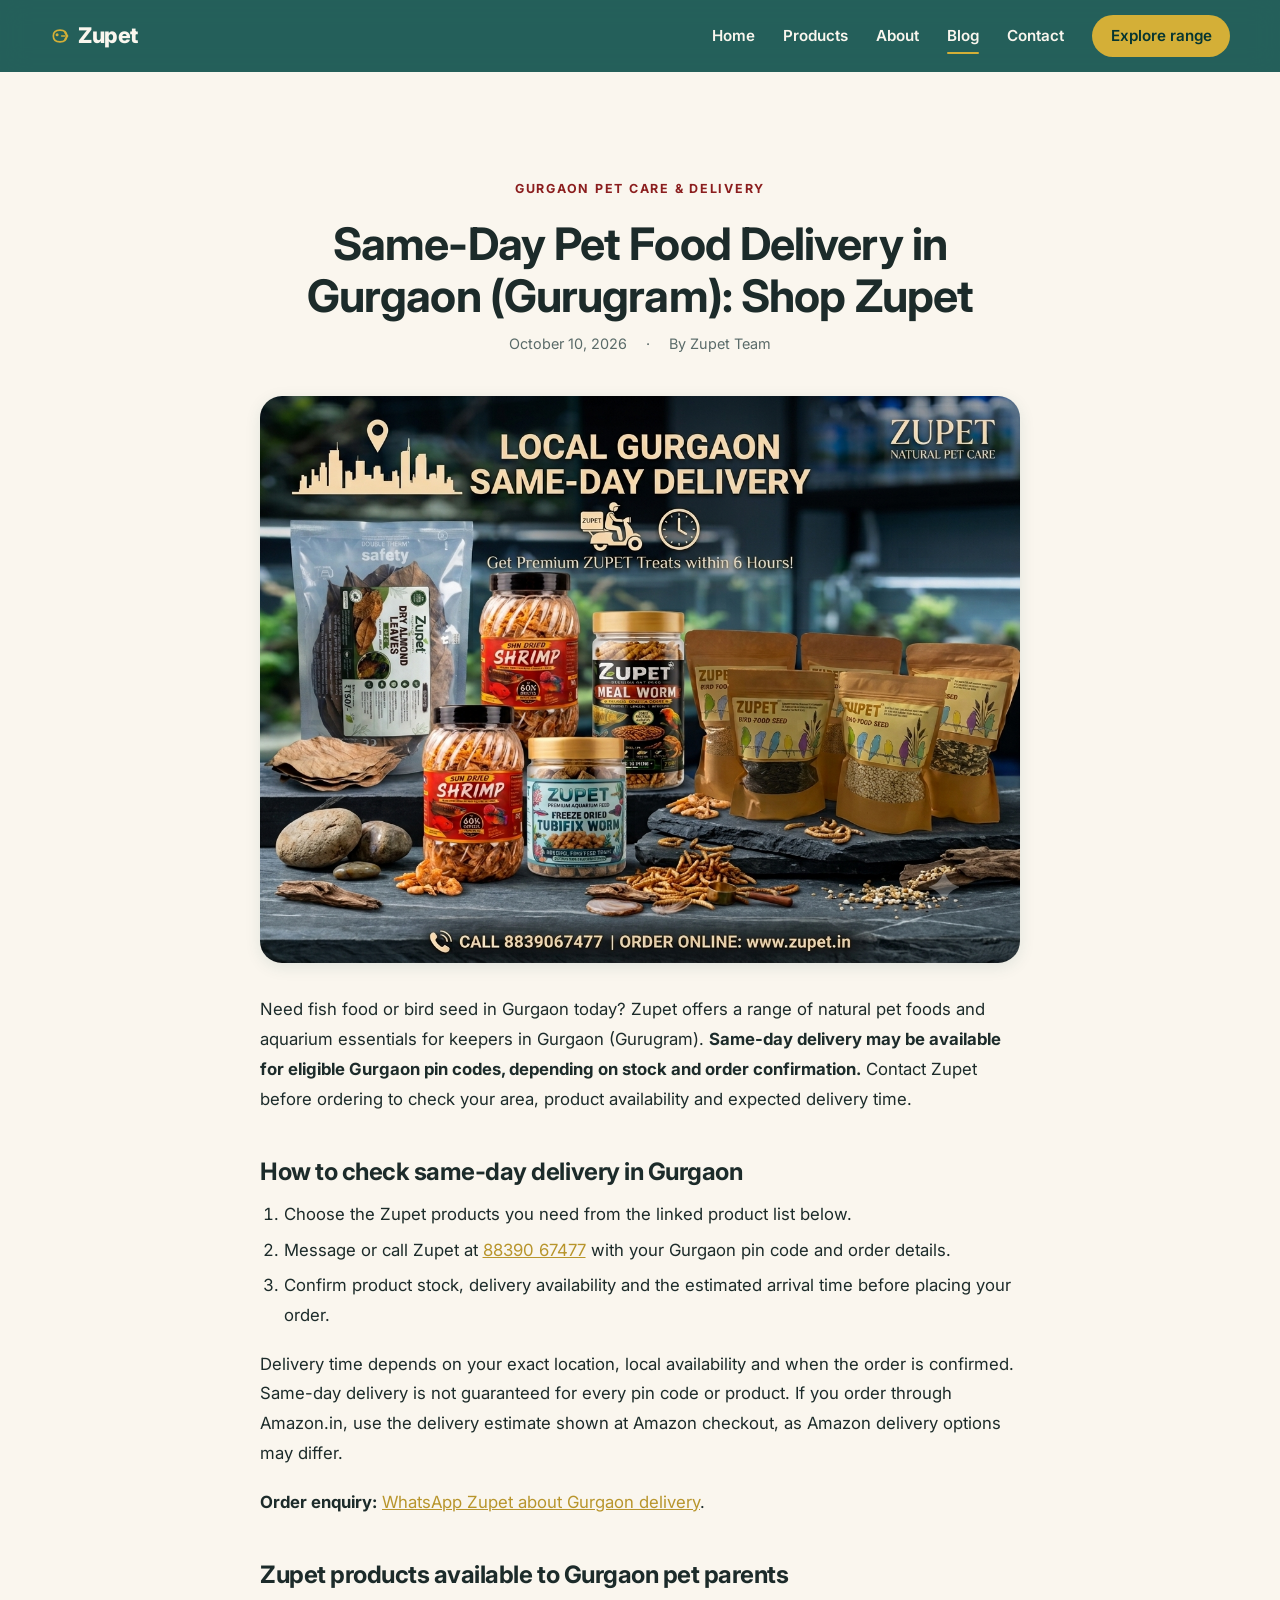
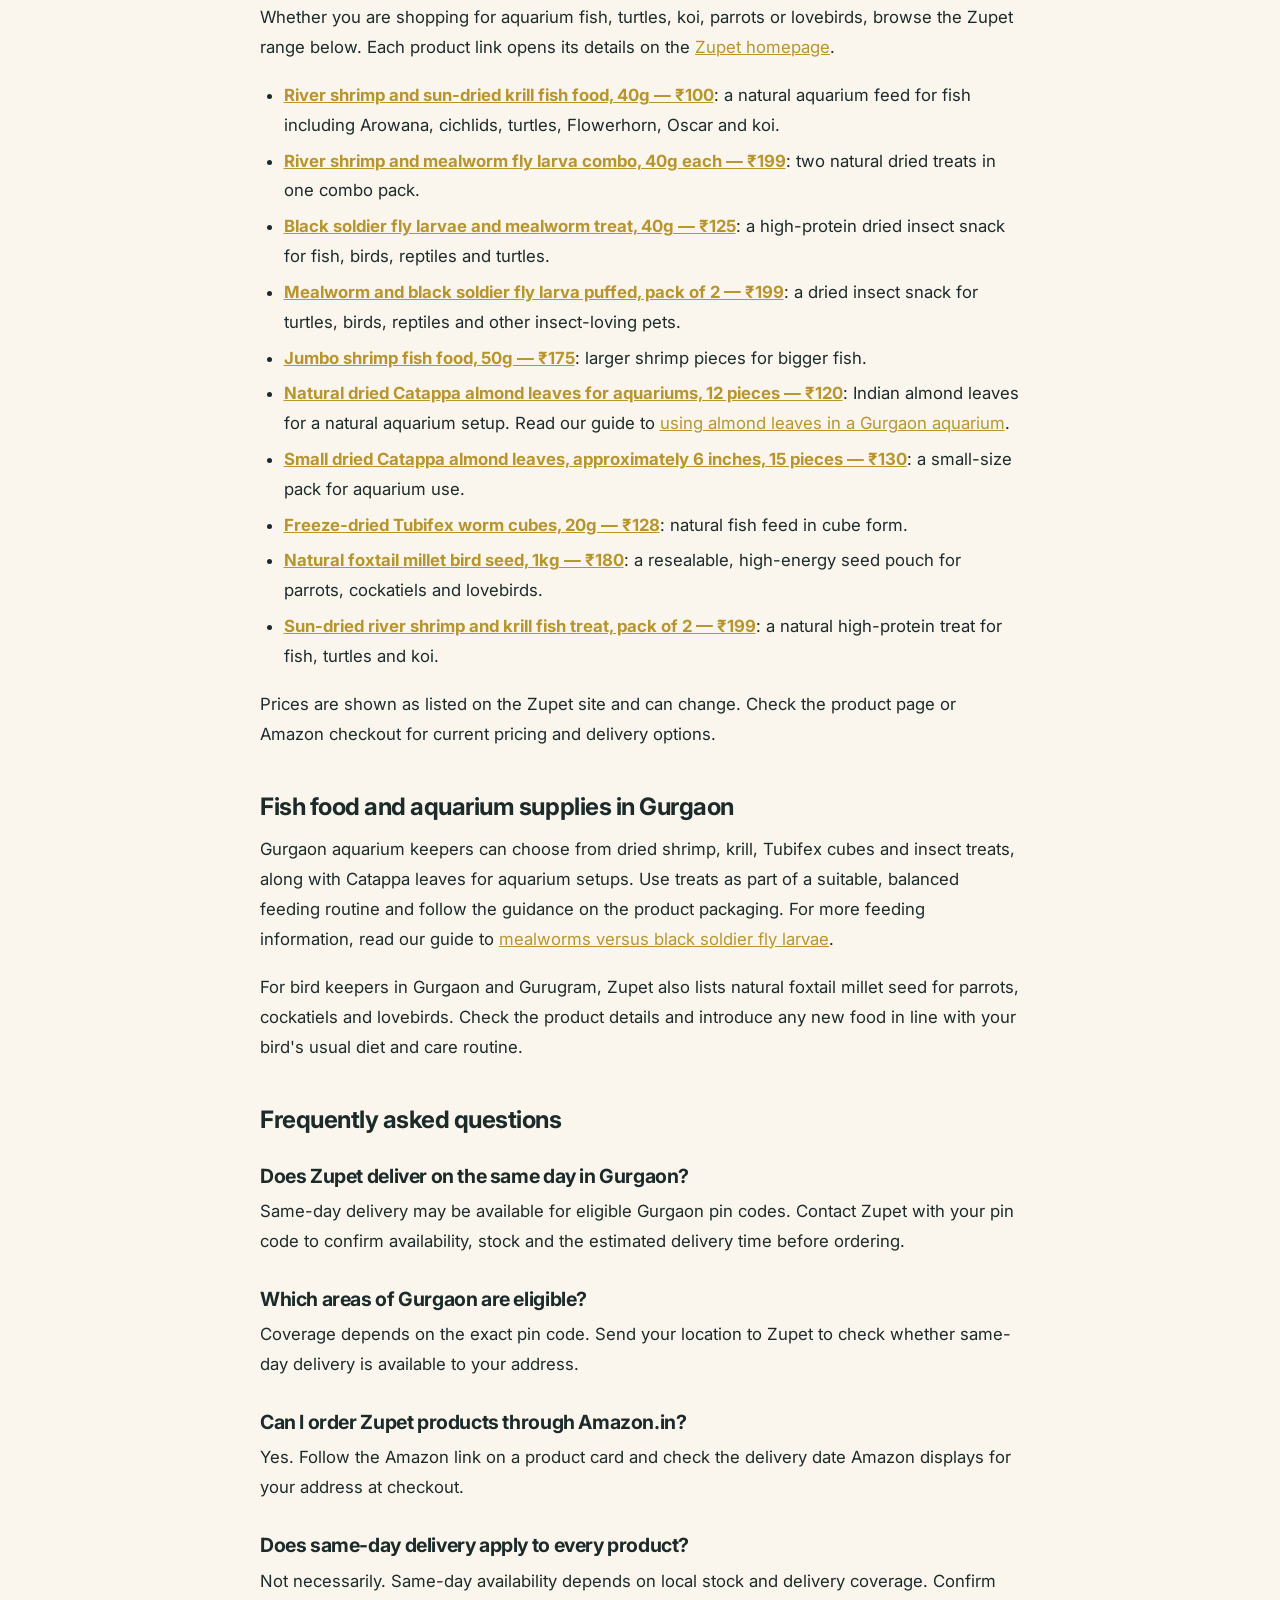
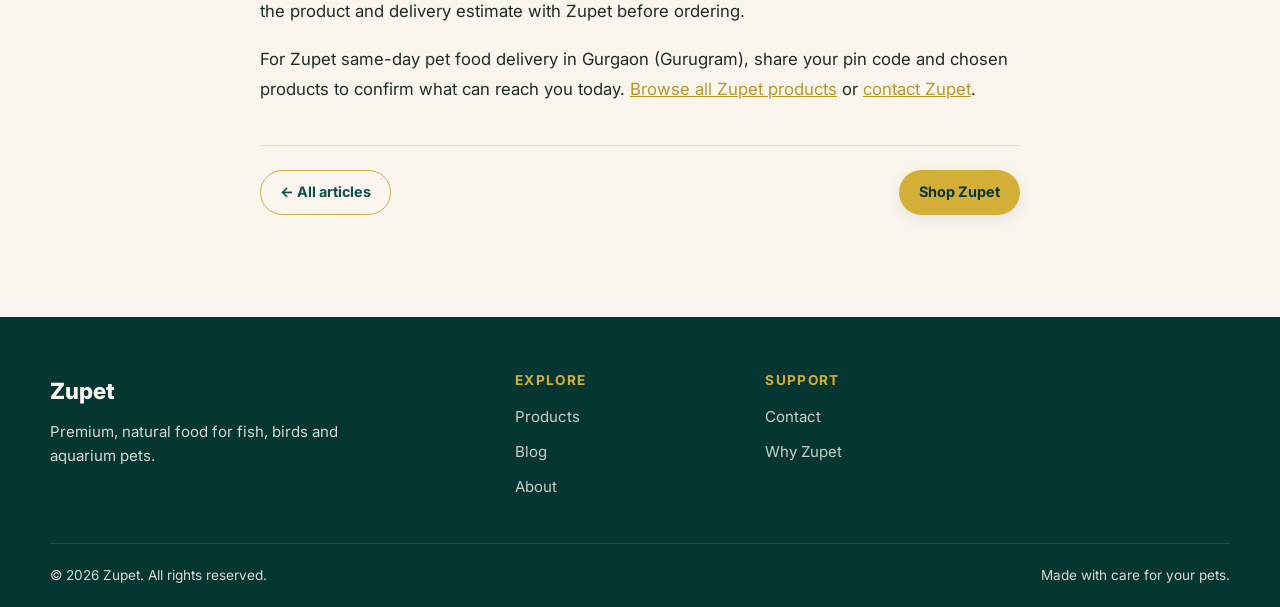
<file: articles/same-day-pet-food-delivery-gurgaon-zupet.html>
<!DOCTYPE html>
<html lang="en">
<head>
  <meta charset="UTF-8" />
  <meta name="viewport" content="width=device-width, initial-scale=1.0" />
  <title>Same-Day Pet Food Delivery in Gurgaon (Gurugram) | Zupet</title>
  <meta name="description" content="Looking for same-day fish food, aquarium supplies or bird seed delivery in Gurgaon? Explore Zupet products and confirm same-day availability for your pin code." />
  <meta name="keywords" content="same day pet food delivery Gurgaon, same day fish food delivery Gurgaon, aquarium food Gurgaon, fish food Gurgaon, bird food Gurgaon, aquarium supplies Gurugram, pet products delivery Gurgaon, Zupet Gurgaon, Zupet Gurugram, Delhi NCR pet supplies" />
  <meta name="author" content="Zupet Team" />
  <link rel="canonical" href="https://zupet.in/articles/same-day-pet-food-delivery-gurgaon-zupet" />
  <meta property="og:type" content="article" />
  <meta property="og:site_name" content="Zupet" />
  <meta property="og:title" content="Same-Day Pet Food Delivery in Gurgaon (Gurugram) | Zupet" />
  <meta property="og:description" content="Explore Zupet fish food, aquarium supplies and bird seed, and check same-day delivery availability in Gurgaon." />
  <meta property="og:url" content="https://zupet.in/articles/same-day-pet-food-delivery-gurgaon-zupet" />
  <meta property="og:image" content="https://zupet.in/img/blog/Gemini_Generated_Image_7dgget7dgget7dgg.png" />
  <meta name="twitter:card" content="summary_large_image" />
  <meta name="twitter:title" content="Same-Day Pet Food Delivery in Gurgaon (Gurugram) | Zupet" />
  <meta name="twitter:description" content="Explore Zupet fish food, aquarium supplies and bird seed, and check same-day delivery availability in Gurgaon." />
  <meta name="twitter:image" content="https://zupet.in/img/blog/Gemini_Generated_Image_7dgget7dgget7dgg.png" />
  <meta property="article:published_time" content="2026-10-10T09:00:00+00:00" />
  <meta name="theme-color" content="#0d4f4a" />
  <link rel="icon" type="image/svg+xml" href="../favicon.svg" />
  <link rel="preconnect" href="https://fonts.googleapis.com" />
  <link rel="preconnect" href="https://fonts.gstatic.com" crossorigin />
  <link href="https://fonts.googleapis.com/css2?family=Inter:wght@400;500;600;700;800&display=swap" rel="stylesheet" />
  <link rel="stylesheet" href="../style.css" />
  <link rel="stylesheet" href="../blog.css" />
  <script type="application/ld+json">
  {
    "@context": "https://schema.org",
    "@type": "BlogPosting",
    "mainEntityOfPage": {
      "@type": "WebPage",
      "@id": "https://zupet.in/articles/same-day-pet-food-delivery-gurgaon-zupet"
    },
    "headline": "Same-Day Pet Food Delivery in Gurgaon (Gurugram) | Zupet",
    "description": "Looking for same-day fish food, aquarium supplies or bird seed delivery in Gurgaon? Explore Zupet products and confirm same-day availability for your pin code.",
    "image": "https://zupet.in/img/blog/Gemini_Generated_Image_7dgget7dgget7dgg.png",
    "datePublished": "2026-10-10T09:00:00+00:00",
    "author": {
      "@type": "Organization",
      "name": "Zupet Team"
    },
    "publisher": {
      "@type": "Organization",
      "name": "Zupet",
      "logo": {
        "@type": "ImageObject",
        "url": "https://zupet.in/img/logo.svg"
      }
    },
    "keywords": "same-day pet food delivery Gurgaon, fish food Gurgaon, aquarium supplies Gurugram, bird seed delivery Gurgaon, Zupet"
  }
  </script>
</head>
<body class="page-shell">
  <header class="site-header">
    <nav class="nav container" aria-label="Main navigation">
      <a href="../index.html" class="nav-logo" aria-label="Zupet — back to home">
        <span class="nav-logo-mark" aria-hidden="true">
          <svg viewBox="0 0 24 24" width="20" height="20" fill="none" stroke="currentColor" stroke-width="2" stroke-linecap="round" stroke-linejoin="round"><path d="M4 12c0-5 3-7 8-7s8 2 8 7-3 7-8 7-8-2-8-7z"/><path d="M14 12h4M18 8l3 4-3 4"/><circle cx="8.5" cy="10.5" r="0.8" fill="currentColor"/></svg>
        </span>
        <span class="nav-logo-text">Zupet</span>
      </a>
      <button class="nav-toggle" id="nav-toggle" type="button" aria-label="Toggle menu" aria-expanded="false" aria-controls="nav-links"><span class="nav-toggle-bar"></span><span class="nav-toggle-bar"></span><span class="nav-toggle-bar"></span></button>
      <ul class="nav-links" id="nav-links">
        <li><a href="../index.html" class="nav-link">Home</a></li>
        <li><a href="../index.html#products" class="nav-link">Products</a></li>
        <li><a href="../index.html#about" class="nav-link">About</a></li>
        <li><a href="../blog.html" class="nav-link active">Blog</a></li>
        <li><a href="../index.html#contact" class="nav-link">Contact</a></li>
        <li class="nav-cta-wrap"><a href="../index.html#products" class="nav-cta">Explore range</a></li>
      </ul>
    </nav>
  </header>
  <main class="section article-page">
    <div class="container">
      <article class="article">
        <header class="article-header">
          <p class="eyebrow article-eyebrow">Gurgaon pet care &amp; delivery</p>
          <h1 class="article-title">Same-Day Pet Food Delivery in Gurgaon (Gurugram): Shop Zupet</h1>
          <div class="article-meta"><span>October 10, 2026</span><span>&middot;</span><span>By Zupet Team</span></div>
        </header>
        <figure class="article-featured">
          <img src="../img/blog/Gemini_Generated_Image_7dgget7dgget7dgg.png" alt="Natural pet food treats available from Zupet in Gurgaon" />
        </figure>
        <div class="article-body">
          <p>Need fish food or bird seed in Gurgaon today? Zupet offers a range of natural pet foods and aquarium essentials for keepers in Gurgaon (Gurugram). <strong>Same-day delivery may be available for eligible Gurgaon pin codes, depending on stock and order confirmation.</strong> Contact Zupet before ordering to check your area, product availability and expected delivery time.</p>

          <h2>How to check same-day delivery in Gurgaon</h2>
          <ol>
            <li>Choose the Zupet products you need from the linked product list below.</li>
            <li>Message or call Zupet at <a href="tel:+918839067477">88390 67477</a> with your Gurgaon pin code and order details.</li>
            <li>Confirm product stock, delivery availability and the estimated arrival time before placing your order.</li>
          </ol>
          <p>Delivery time depends on your exact location, local availability and when the order is confirmed. Same-day delivery is not guaranteed for every pin code or product. If you order through Amazon.in, use the delivery estimate shown at Amazon checkout, as Amazon delivery options may differ.</p>
          <p><strong>Order enquiry:</strong> <a href="https://wa.me/918839067477?text=Hi%20Zupet%2C%20please%20check%20same-day%20delivery%20availability%20for%20my%20Gurgaon%20pin%20code.">WhatsApp Zupet about Gurgaon delivery</a>.</p>

          <h2>Zupet products available to Gurgaon pet parents</h2>
          <p>Whether you are shopping for aquarium fish, turtles, koi, parrots or lovebirds, browse the Zupet range below. Each product link opens its details on the <a href="../index.html#products">Zupet homepage</a>.</p>
          <ul>
            <li><a href="../index.html#product-premium-flakes"><strong>River shrimp and sun-dried krill fish food, 40g — ₹100</strong></a>: a natural aquarium feed for fish including Arowana, cichlids, turtles, Flowerhorn, Oscar and koi.</li>
            <li><a href="../index.html#product-color-boost"><strong>River shrimp and mealworm fly larva combo, 40g each — ₹199</strong></a>: two natural dried treats in one combo pack.</li>
            <li><a href="../index.html#product-spirulina-wafers"><strong>Black soldier fly larvae and mealworm treat, 40g — ₹125</strong></a>: a high-protein dried insect snack for fish, birds, reptiles and turtles.</li>
            <li><a href="../index.html#product-nano-granules"><strong>Mealworm and black soldier fly larva puffed, pack of 2 — ₹199</strong></a>: a dried insect snack for turtles, birds, reptiles and other insect-loving pets.</li>
            <li><a href="../index.html#product-shrimp-delight"><strong>Jumbo shrimp fish food, 50g — ₹175</strong></a>: larger shrimp pieces for bigger fish.</li>
            <li><a href="../index.html#product-betta-bites"><strong>Natural dried Catappa almond leaves for aquariums, 12 pieces — ₹120</strong></a>: Indian almond leaves for a natural aquarium setup. Read our guide to <a href="almond-leaves-in-gurgaon-gurugram-buy-and-how-to-use-zupet.html">using almond leaves in a Gurgaon aquarium</a>.</li>
            <li><a href="../index.html#product-almond-leaves-15pc"><strong>Small dried Catappa almond leaves, approximately 6 inches, 15 pieces — ₹130</strong></a>: a small-size pack for aquarium use.</li>
            <li><a href="../index.html#product-tubifex-cubes"><strong>Freeze-dried Tubifex worm cubes, 20g — ₹128</strong></a>: natural fish feed in cube form.</li>
            <li><a href="../index.html#product-bird-seed-1kg"><strong>Natural foxtail millet bird seed, 1kg — ₹180</strong></a>: a resealable, high-energy seed pouch for parrots, cockatiels and lovebirds.</li>
            <li><a href="../index.html#product-shrimp-krill-pack-2"><strong>Sun-dried river shrimp and krill fish treat, pack of 2 — ₹199</strong></a>: a natural high-protein treat for fish, turtles and koi.</li>
          </ul>
          <p>Prices are shown as listed on the Zupet site and can change. Check the product page or Amazon checkout for current pricing and delivery options.</p>

          <h2>Fish food and aquarium supplies in Gurgaon</h2>
          <p>Gurgaon aquarium keepers can choose from dried shrimp, krill, Tubifex cubes and insect treats, along with Catappa leaves for aquarium setups. Use treats as part of a suitable, balanced feeding routine and follow the guidance on the product packaging. For more feeding information, read our guide to <a href="mealworms-vs-black-soldier-fly-larvae-which-is-better-for-aq.html">mealworms versus black soldier fly larvae</a>.</p>
          <p>For bird keepers in Gurgaon and Gurugram, Zupet also lists natural foxtail millet seed for parrots, cockatiels and lovebirds. Check the product details and introduce any new food in line with your bird's usual diet and care routine.</p>

          <h2>Frequently asked questions</h2>
          <h3>Does Zupet deliver on the same day in Gurgaon?</h3>
          <p>Same-day delivery may be available for eligible Gurgaon pin codes. Contact Zupet with your pin code to confirm availability, stock and the estimated delivery time before ordering.</p>
          <h3>Which areas of Gurgaon are eligible?</h3>
          <p>Coverage depends on the exact pin code. Send your location to Zupet to check whether same-day delivery is available to your address.</p>
          <h3>Can I order Zupet products through Amazon.in?</h3>
          <p>Yes. Follow the Amazon link on a product card and check the delivery date Amazon displays for your address at checkout.</p>
          <h3>Does same-day delivery apply to every product?</h3>
          <p>Not necessarily. Same-day availability depends on local stock and delivery coverage. Confirm the product and delivery estimate with Zupet before ordering.</p>

          <p>For Zupet same-day pet food delivery in Gurgaon (Gurugram), share your pin code and chosen products to confirm what can reach you today. <a href="../index.html#products">Browse all Zupet products</a> or <a href="../index.html#contact">contact Zupet</a>.</p>
        </div>
        <footer class="article-footer">
          <a class="btn btn-ghost-light" href="../blog.html">&larr; All articles</a>
          <a class="btn btn-primary" href="../index.html#products">Shop Zupet</a>
        </footer>
      </article>
    </div>
  </main>
  <footer class="site-footer">
    <div class="container footer-grid">
      <div><a class="footer-logo" href="../index.html">Zupet</a><p class="footer-blurb">Premium, natural food for fish, birds and aquarium pets.</p></div>
      <div><h4 class="footer-heading">Explore</h4><ul class="footer-links"><li><a href="../index.html#products">Products</a></li><li><a href="../blog.html">Blog</a></li><li><a href="../index.html#about">About</a></li></ul></div>
      <div><h4 class="footer-heading">Support</h4><ul class="footer-links"><li><a href="../index.html#contact">Contact</a></li><li><a href="../index.html#why">Why Zupet</a></li></ul></div>
    </div>
    <div class="container footer-bottom"><span>&copy; <span id="year">2026</span> Zupet. All rights reserved.</span><span>Made with care for your pets.</span></div>
  </footer>
  <script>
    (function(){var h=document.querySelector('.site-header'),t=document.getElementById('nav-toggle'),c=function(){h.classList.remove('nav-open');t&&t.setAttribute('aria-expanded','false')};if(t)t.addEventListener('click',function(){var o=h.classList.toggle('nav-open');t.setAttribute('aria-expanded',String(o))});document.querySelectorAll('.nav-links a').forEach(function(a){a.addEventListener('click',c)});var y=document.getElementById('year');if(y)y.textContent=String(new Date().getFullYear());})();
  </script>
</body>
</html>
</file>
<file: style.css>
/* ==========================================================================
   Zupet — Premium Fish Food
   style.css
   --------------------------------------------------------------------------
   Design language (matched to product packaging):
   - Deep teal / gold / cream palette from the Zupet label artwork
   - Maroon accents for badges, forest green for feature variety
   - Rounded cards, generous spacing, subtle shadows
   - Mobile-first (base styles target phones, media queries scale up)
   - Breakpoints: 480px / 768px / 1024px (plus a 600px grid step)
   - CSS Grid + Flexbox only — no carousel / slider libraries
   ========================================================================== */

/* --------------------------------------------------------------------------
   1. DESIGN TOKENS
   -------------------------------------------------------------------------- */
:root {
  /* Primary — deep teal from Tubifex Worm & River Shrimp labels */
  --color-primary: #0d4f4a;
  --color-primary-dark: #063632;
  --color-primary-light: #1a6b64;

  /* Accent — gold trim used across all label borders/text */
  --color-accent: #d4af37;
  --color-accent-dark: #b8952c;

  /* Secondary — deep red/maroon from Sun Dried Shrimp & River Shrimp labels,
     use for badges, "Best Seller" tags, and occasional CTA highlights */
  --color-secondary: #8b1e1e;
  --color-secondary-dark: #6e1717;

  /* Tertiary — dark forest green from Meal Worm label, use for a
     "Suitable For" or "Feeding Guide" style section to add variety */
  --color-tertiary: #1f3d1a;

  /* Neutrals */
  --color-bg: #faf6ee;
  --color-bg-alt: #f0ece1;
  --color-card: #ffffff;
  --color-text: #1c2b2a;
  --color-text-muted: #5a6b69;
  --color-border: #e2dccb;

  --shadow-card: 0 4px 16px rgba(13, 79, 74, 0.10);
  --shadow-card-hover: 0 8px 28px rgba(13, 79, 74, 0.18);

  /* RGB triplets (companion tokens) so semi-transparent overlays stay
     in sync with the theme instead of hardcoding hex values */
  --color-primary-rgb: 13, 79, 74;
  --color-accent-rgb: 212, 175, 55;
  --color-bg-rgb: 250, 246, 238;

  /* Radii */
  --radius-sm: 10px;
  --radius-md: 16px;
  --radius-lg: 22px;

  /* Layout */
  --maxw: 1180px;
  --header-h: 72px;

  /* Type */
  --font: 'Inter', system-ui, -apple-system, 'Segoe UI', Roboto, Arial, sans-serif;
}

/* --------------------------------------------------------------------------
   2. RESET & BASE
   -------------------------------------------------------------------------- */
*,
*::before,
*::after { box-sizing: border-box; }

* { margin: 0; }

html {
  scroll-behavior: smooth;              /* smooth scroll for nav links */
  -webkit-text-size-adjust: 100%;
}

body {
  font-family: var(--font);
  font-size: 1rem;
  line-height: 1.65;
  color: var(--color-text);
  background: var(--color-bg);
  -webkit-font-smoothing: antialiased;
  text-rendering: optimizeLegibility;
}

img, svg { display: block; max-width: 100%; }

ul { list-style: none; padding: 0; }

a { color: inherit; text-decoration: none; }

button { font: inherit; cursor: pointer; color: inherit; }

h1, h2, h3, h4 {
  line-height: 1.15;
  font-weight: 700;
  letter-spacing: -0.02em;
  text-wrap: balance;
}

p { text-wrap: pretty; }

/* Anchor offset so sticky header never covers section tops */
section[id] { scroll-margin-top: calc(var(--header-h) + 12px); }

/* --------------------------------------------------------------------------
   3. LAYOUT UTILITIES
   -------------------------------------------------------------------------- */
.container {
  width: min(100% - 2.5rem, var(--maxw));
  margin-inline: auto;
}

.section { padding-block: clamp(3.5rem, 8vw, 6.5rem); }

.section-head {
  max-width: 760px;
  margin: 0 auto clamp(2rem, 5vw, 3rem);
  text-align: center;
}

.eyebrow {
  display: inline-block;
  text-transform: uppercase;
  letter-spacing: .14em;
  font-size: .78rem;
  font-weight: 700;
  color: var(--color-secondary);
  margin-bottom: .6rem;
}

.section-title {
  font-size: clamp(1.7rem, 4.5vw, 2.5rem);
  margin-bottom: .9rem;
}

.section-lead {
  color: var(--color-text-muted);
  font-size: clamp(1rem, 2vw, 1.08rem);
}

/* --------------------------------------------------------------------------
   4. BUTTONS
   -------------------------------------------------------------------------- */
.btn {
  display: inline-flex;
  align-items: center;
  justify-content: center;
  gap: .5rem;
  font-weight: 700;
  font-size: .98rem;
  padding: .85rem 1.6rem;
  border-radius: 999px;
  border: 1px solid transparent;
  transition: transform .2s ease, box-shadow .25s ease, background-color .2s ease;
}

.btn:active { transform: scale(.98); }

/* Buttons — gold accent with deep-teal text (matches label trim) */
.btn-primary {
  background: var(--color-accent);
  color: var(--color-primary-dark);
  box-shadow: var(--shadow-card);
}
.btn-primary:hover { transform: translateY(-2px); box-shadow: var(--shadow-card-hover); }

.btn-ghost {
  border-color: var(--color-accent);
  color: var(--color-bg);
  background: transparent;
}
.btn-ghost:hover { background: rgba(var(--color-accent-rgb), .16); }

/* Ghost button for LIGHT backgrounds (white cards / pages) — dark text */
.btn-ghost-light {
  border-color: var(--color-accent);
  color: var(--color-primary);
  background: transparent;
}
.btn-ghost-light:hover {
  background: rgba(var(--color-accent-rgb), .16);
  color: var(--color-primary-dark);
}

/* Form submit — gold accent (class name kept for compatibility) */
.btn-teal {
  background: var(--color-accent);
  color: var(--color-primary-dark);
  box-shadow: var(--shadow-card);
}
.btn-teal:hover { background: var(--color-accent-dark); transform: translateY(-2px); box-shadow: var(--shadow-card-hover); }

/* --------------------------------------------------------------------------
   5. HEADER / STICKY NAV
   -------------------------------------------------------------------------- */
.site-header {
  position: fixed;
  inset: 0 0 auto 0;
  z-index: 100;
  height: var(--header-h);
  background: rgba(var(--color-primary-rgb), .9);
  -webkit-backdrop-filter: blur(14px);
  backdrop-filter: blur(14px);
  border-bottom: 1px solid transparent;
  transition: background-color .3s ease, box-shadow .3s ease, border-color .3s ease;
}

.site-header.scrolled {
  background: var(--color-primary-dark);
  border-bottom-color: rgba(var(--color-accent-rgb), .45);
  box-shadow: var(--shadow-card);
}

.nav {
  display: flex;
  align-items: center;
  justify-content: space-between;
  gap: 1rem;
  height: var(--header-h);
}

/* Logo */
.nav-logo {
  display: inline-flex;
  align-items: center;
  gap: .5rem;
  font-size: 1.35rem;
  font-weight: 800;
  letter-spacing: -0.02em;
  color: var(--color-bg);
}
.nav-logo img { height: 38px; width: auto; }
.nav-logo-mark {
  display: inline-flex;
  color: var(--color-accent);
}

/* Nav links — mobile-first: hidden by default, drop down as a panel when the
   hamburger toggles .nav-open on the header. Reset to an inline bar at 768px+. */
.nav-links {
  position: fixed;
  top: var(--header-h);
  left: 0;
  right: 0;
  z-index: 99;
  display: flex;
  flex-direction: column;
  align-items: stretch;
  gap: .25rem;
  padding: .75rem 1.5rem 1.5rem;
  background: var(--color-primary-dark);
  border-bottom: 1px solid rgba(var(--color-accent-rgb), .4);
  box-shadow: var(--shadow-card);
  opacity: 0;
  visibility: hidden;
  transform: translateY(-10px);
  transition: opacity .25s ease, transform .25s ease, visibility .25s;
}

.site-header.nav-open .nav-links {
  opacity: 1;
  visibility: visible;
  transform: none;
}

.nav-links a {
  display: block;
  font-weight: 600;
  font-size: 1rem;
  color: var(--color-bg);
  padding: .7rem .25rem;
  position: relative;
  transition: color .2s ease;
}

.nav-links a::after {
  content: "";
  position: absolute;
  left: 0;
  bottom: 0;
  height: 2px;
  width: 0;
  border-radius: 2px;
  background: var(--color-accent);
  transition: width .25s ease;
}

.nav-links a:hover::after,
.nav-links a.active::after { width: 100%; }

.nav-links a:hover { color: var(--color-accent); }

.nav-cta-wrap { display: block; }

.nav-cta {
  display: block;
  background: var(--color-accent);
  color: var(--color-primary-dark) !important;
  padding: .7rem 1.15rem !important;
  border-radius: 999px;
  text-align: center;
  margin-top: .5rem;
}
.nav-cta::after { display: none; }
.nav-cta:hover { background: var(--color-accent-dark); color: var(--color-primary-dark) !important; }

/* Hamburger — visible on mobile only */
.nav-toggle {
  display: inline-flex;
  flex-direction: column;
  justify-content: center;
  gap: 5px;
  width: 42px;
  height: 42px;
  padding: 10px;
  background: transparent;
  border: 0;
  border-radius: var(--radius-sm);
}

.nav-toggle-bar {
  display: block;
  height: 2px;
  width: 100%;
  border-radius: 2px;
  background: var(--color-bg);
  transition: transform .25s ease, opacity .25s ease;
}

/* Hamburger → X when open */
.site-header.nav-open .nav-toggle-bar:nth-child(1) { transform: translateY(7px) rotate(45deg); }
.site-header.nav-open .nav-toggle-bar:nth-child(2) { opacity: 0; }
.site-header.nav-open .nav-toggle-bar:nth-child(3) { transform: translateY(-7px) rotate(-45deg); }

/* --------------------------------------------------------------------------
   6. HERO
   -------------------------------------------------------------------------- */
.hero {
  position: relative;
  display: flex;
  align-items: center;
  min-height: min(92svh, 780px);
  padding-top: var(--header-h);
  padding-bottom: clamp(5rem, 12vw, 8rem);
  color: var(--color-bg);
  overflow: hidden;
  background: linear-gradient(135deg, var(--color-primary-light) 0%, var(--color-primary) 48%, var(--color-primary-dark) 100%);
}

/* Subtle bubble pattern (pure CSS — no images) */
.hero::before {
  content: "";
  position: absolute;
  inset: 0;
  background-image:
    radial-gradient(circle at 22% 28%, rgba(255, 255, 255, .10) 0 5px, transparent 6px),
    radial-gradient(circle at 68% 18%, rgba(255, 255, 255, .08) 0 9px, transparent 10px),
    radial-gradient(circle at 82% 60%, rgba(255, 255, 255, .10) 0 4px, transparent 5px),
    radial-gradient(circle at 38% 74%, rgba(255, 255, 255, .07) 0 7px, transparent 8px),
    radial-gradient(circle at 12% 82%, rgba(255, 255, 255, .08) 0 4px, transparent 5px),
    radial-gradient(circle at 90% 34%, rgba(255, 255, 255, .07) 0 6px, transparent 7px),
    radial-gradient(circle at 55% 45%, rgba(255, 255, 255, .05) 0 11px, transparent 12px);
  pointer-events: none;
}

.hero-inner {
  position: relative;
  z-index: 2;
  max-width: 760px;
}

.hero-badge {
  display: inline-block;
  font-size: .8rem;
  font-weight: 600;
  letter-spacing: .04em;
  padding: .45rem 1rem;
  border-radius: 999px;
  border: 1px solid var(--color-accent);
  background: var(--color-secondary);
  color: var(--color-bg);
  margin-bottom: 1.4rem;
}

.hero-title {
  font-size: clamp(2.15rem, 6.5vw, 3.9rem);
  font-weight: 800;
  letter-spacing: -0.03em;
  margin-bottom: 1.1rem;
}

.hero-tagline {
  font-size: clamp(1rem, 2vw, 1.15rem);
  color: rgba(250, 246, 238, .92);
  max-width: 56ch;
  margin-bottom: 2.2rem;
}

.hero-cta {
  display: flex;
  flex-wrap: wrap;
  gap: .9rem;
}

.hero-wave {
  position: absolute;
  left: 0;
  right: 0;
  bottom: -1px;
  z-index: 2;
  width: 100%;
  height: clamp(50px, 9vw, 110px);
  pointer-events: none;
}

/* Wave fill follows the cream background of the section below it */
.hero-wave path { fill: var(--color-bg);   pointer-events: none;
}

/* --------------------------------------------------------------------------
   6b. HERO AQUARIUM SCENE (decorative, pure SVG/CSS — no image files)
   Floating fish, shrimp, seaweed and bubbles behind the centered copy.
   Colors are theme-driven via CSS custom properties so the scene matches
   the packaging palette (teal / gold / maroon / forest green).
   -------------------------------------------------------------------------- */
.hero-scene {
  position: absolute;
  inset: 0;
  z-index: 1;
  overflow: hidden;
  pointer-events: none;            /* never blocks the hero CTAs */
}

/* Bubbles — rise from the seabed */
.scene-bubble {
  position: absolute;
  bottom: -26px;
  left: var(--x, 50%);
  width: var(--s, 14px);
  height: var(--s, 14px);
  border-radius: 50%;
  border: 2px solid rgba(255, 255, 255, .55);
  background: rgba(255, 255, 255, .08);
  animation: scene-rise var(--dur, 9s) linear infinite;
  animation-delay: var(--delay, 0s);
}

@keyframes scene-rise {
  0%   { transform: translateY(0); opacity: 0; }
  12%  { opacity: .9; }
  85%  { opacity: .55; }
  100% { transform: translateY(-88vh); opacity: 0; }
}

/* Fish — gentle drifting swim */
.hero-fish {
  position: absolute;
  top: var(--top, 40%);
  left: var(--left, auto);
  right: var(--right, auto);
  width: clamp(66px, 11vw, 128px);
  opacity: .95;
  filter: drop-shadow(0 6px 14px rgba(6, 54, 50, .35));
  animation: fish-swim var(--dur, 10s) ease-in-out infinite;
  animation-delay: var(--delay, 0s);
  transform: scaleX(var(--flip, 1));
}

.hero-fish--gold   { --body: #d4af37; --accent: #8b1e1e; }
.hero-fish--cream  { --body: #faf6ee; --accent: #d4af37; --flip: -1; }
.hero-fish--maroon { --body: #8b1e1e; --accent: #d4af37; }

@keyframes fish-swim {
  0%, 100% { transform: translate(0, 0) rotate(0deg) scaleX(var(--flip, 1)); }
  30%      { transform: translate(-20px, -8px) rotate(-3deg) scaleX(var(--flip, 1)); }
  60%      { transform: translate(16px, 6px) rotate(2deg) scaleX(var(--flip, 1)); }
}

/* Shrimp — gentle back-and-forth wiggle (Sun Dried Shrimp maroon + gold) */
.hero-shrimp {
  position: absolute;
  bottom: var(--bottom, 12%);
  left: var(--left, auto);
  right: var(--right, auto);
  width: clamp(58px, 8vw, 96px);
  opacity: .95;
  filter: drop-shadow(0 5px 12px rgba(6, 54, 50, .35));
  animation: shrimp-wiggle var(--dur, 8s) ease-in-out infinite;
  animation-delay: var(--delay, 0s);
  transform: scaleX(var(--flip, 1));
}

.hero-shrimp--maroon { --body: #8b1e1e; --band: #d4af37; }

@keyframes shrimp-wiggle {
  0%, 100% { transform: translate(0, 0) rotate(-1.5deg) scaleX(var(--flip, 1)); }
  50%      { transform: translate(-7px, -3px) rotate(2deg) scaleX(var(--flip, 1)); }
}

/* Seaweed — sways slowly from the base */
.hero-plant {
  position: absolute;
  bottom: var(--bottom, 10%);
  left: var(--left, auto);
  right: var(--right, auto);
  width: clamp(46px, 7vw, 82px);
  opacity: var(--op, .9);
  transform-origin: 50% 100%;
  animation: plant-sway var(--dur, 6s) ease-in-out infinite;
  animation-delay: var(--delay, 0s);
}

.hero-plant      { --stem: #1f3d1a; }
.hero-plant--2   { --stem: #2f5b28; --op: .75; }

@keyframes plant-sway {
  0%, 100% { transform: rotate(-2.5deg); }
  50%      { transform: rotate(2.5deg); }
}

/* Rocks — grounded at the seabed */
.hero-rock {
  position: absolute;
  left: var(--left, auto);
  right: var(--right, auto);
  bottom: var(--bottom, 0);
  width: clamp(36px, 6vw, 68px);
  opacity: .85;
}

/* On small screens, trim the scene so it never crowds the centered copy */
@media (max-width: 480px) {
  .hero-fish   { width: clamp(48px, 16vw, 84px); opacity: .8; }
  .hero-shrimp { width: clamp(40px, 14vw, 68px); opacity: .85; }
  .hero-plant  { width: clamp(36px, 12vw, 58px); }
  .hero-fish--cream { display: none; }
  .hero-scene .scene-bubble:nth-of-type(2),
  .hero-scene .scene-bubble:nth-of-type(4),
  .hero-scene .scene-bubble:nth-of-type(5) { display: none; }
}

/* --------------------------------------------------------------------------
   7. LOGO SHOWCASE BAND
   -------------------------------------------------------------------------- */
.logo-band {
  background: var(--color-bg);
  border-bottom: 1px solid var(--color-border);
  padding-block: clamp(1.5rem, 3.5vw, 2.75rem);
}

.logo-band-inner {
  display: flex;
  flex-direction: column;
  align-items: center;
  gap: .9rem;
  text-align: center;
}

.logo-band-image {
  width: clamp(150px, 30vw, 230px);
  height: auto;
}

.logo-band-caption {
  font-size: .75rem;
  letter-spacing: .06em;
  text-transform: uppercase;
  color: var(--color-text-muted);
}

/* 'Available on Amazon' retailer badge */
.amazon-badge {
  display: inline-flex;
  align-items: center;
  gap: 1rem;
  margin-top: .6rem;
  padding: 1.05rem 2.3rem;
  border-radius: 999px;
  background: var(--color-card);
  border: 1px solid var(--color-border);
  box-shadow: var(--shadow-card);
  transition: transform .2s ease, box-shadow .25s ease, border-color .2s ease;
}
.amazon-badge:hover {
  transform: translateY(-2px);
  box-shadow: var(--shadow-card-hover);
  border-color: var(--color-accent);
}
.amazon-badge-flag {
  font-size: 1rem;
  font-weight: 700;
  letter-spacing: .08em;
  text-transform: uppercase;
  color: var(--color-text-muted);
}
.amazon-badge-logo {
  display: block;
  width: 152px;
  height: auto;
}

/* --------------------------------------------------------------------------
   8. PRODUCT RANGE
   -------------------------------------------------------------------------- */
.products { background: var(--color-bg-alt); }

/* Responsive grid: 1 col (mobile) → 2 cols (tablet) → 3 cols (desktop) */
.product-grid {
  display: grid;
  grid-template-columns: 1fr;
  gap: 1.5rem;
}

.product-card {
  display: flex;
  flex-direction: column;
  background: var(--color-card);
  border: 1px solid var(--color-border);
  border-radius: var(--radius-lg);
  overflow: hidden;
  box-shadow: var(--shadow-card);
  transition: transform .3s ease, box-shadow .3s ease;
}

/* Subtle hover lift + shadow (no reload needed — details toggle is native) */
.product-card:hover {
  transform: translateY(-6px);
  box-shadow: var(--shadow-card-hover);
}

.product-media {
  aspect-ratio: 4 / 3;
  display: flex;
  align-items: center;
  justify-content: center;
  background: linear-gradient(145deg, var(--color-bg) 0%, var(--color-bg-alt) 100%);
}

.product-img {
  display: flex;
  align-items: center;
  justify-content: center;
  width: 100%;
  height: 100%;
}
.product-img img {
  width: 100%;
  height: 100%;
  object-fit: cover;
  display: block;
}
.product-img svg {
  width: 100%;
  height: 100%;
  display: block;
}

.product-body {
  display: flex;
  flex-direction: column;
  gap: .45rem;
  flex: 1;
  padding: 1.4rem 1.4rem 1.5rem;
}

.product-title { font-size: 1.24rem; }

.product-tagline {
  color: var(--color-text-muted);
  font-size: .95rem;
}

.product-price {
  font-size: 1.35rem;
  font-weight: 800;
  color: var(--color-primary);
  letter-spacing: .2px;
}

/* "Buy it now" — Amazon-style CTA that deep-links to the product on Amazon */
.buy-btn {
  display: inline-flex;
  align-items: center;
  justify-content: center;
  gap: .55rem;
  margin-top: 1.1rem;
  padding: .8rem 1.25rem;
  border-radius: 999px;
  border: 1px solid transparent;
  background: var(--color-accent);
  color: var(--color-primary-dark);
  font-weight: 700;
  font-size: .95rem;
  box-shadow: var(--shadow-card);
  transition: transform .2s ease, background-color .2s ease, box-shadow .25s ease;
}
.buy-btn:hover {
  background: var(--color-accent-dark);
  color: var(--color-primary-dark);
  transform: translateY(-2px);
  box-shadow: var(--shadow-card-hover);
}
.buy-btn:active { transform: scale(.98); }
.buy-btn-icon { width: 17px; height: 17px; }
.buy-btn-ext  { width: 14px; height: 14px; opacity: .8; }

/* Expandable "Read more" — native <details>/<summary> */
.read-more {
  margin-top: auto;
  padding-top: .95rem;
  border-top: 1px dashed var(--color-border);
}

.read-more-btn {
  display: inline-flex;
  align-items: center;
  gap: .4rem;
  font-weight: 700;
  font-size: .93rem;
  color: var(--color-accent-dark);
  cursor: pointer;
  user-select: none;
}

/* Remove default summary marker in all browsers */
.read-more-btn { list-style: none; }
.read-more-btn::-webkit-details-marker { display: none; }
.read-more-btn::marker { content: ""; }

.read-more-btn .chevron { transition: transform .25s ease; }
details[open] .read-more-btn .chevron { transform: rotate(180deg); }

/* Swap "Read more" ↔ "Read less" text when open */
.read-more-less { display: none; }
details[open] .read-more-more { display: none; }
details[open] .read-more-less { display: inline; }

.read-more-content {
  display: grid;
  gap: .95rem;
  margin-top: 1rem;
  font-size: .94rem;
  color: var(--color-text-muted);
  animation: content-fade .3s ease;
}

.read-more-content p { margin: 0; }

.read-more-content h4 {
  font-size: .78rem;
  text-transform: uppercase;
  letter-spacing: .08em;
  color: var(--color-text);
  margin-bottom: .4rem;
}

.read-more-content li {
  position: relative;
  padding-left: 1.2rem;
  margin: .4rem 0;
}

.read-more-content li::before {
  content: "\2713";            /* checkmark */
  position: absolute;
  left: 0;
  font-weight: 700;
  color: var(--color-accent-dark);
}

@keyframes content-fade {
  from { opacity: 0; transform: translateY(6px); }
  to   { opacity: 1; transform: none; }
}

/* --------------------------------------------------------------------------
   9. WHY ZUPET / USP
   -------------------------------------------------------------------------- */
.why { background: var(--color-bg); }

.why-grid {
  display: grid;
  grid-template-columns: 1fr;
  gap: 1.25rem;
}

.why-card {
  background: var(--color-card);
  border: 1px solid var(--color-border);
  border-radius: var(--radius-md);
  padding: 1.7rem 1.4rem;
  text-align: center;
  box-shadow: var(--shadow-card);
  transition: transform .3s ease, box-shadow .3s ease;
}

.why-card:hover { transform: translateY(-4px); box-shadow: var(--shadow-card-hover); }

/* Feature icons alternate gold / forest green to echo the label lineup */
.why-icon {
  display: flex;
  align-items: center;
  justify-content: center;
  width: 58px;
  height: 58px;
  margin: 0 auto 1.1rem;
  border-radius: 50%;
  background: var(--color-accent);
  color: var(--color-primary-dark);
}

.why-card:nth-child(even) .why-icon {
  background: var(--color-tertiary);
  color: var(--color-bg);
}

.why-icon svg { width: 27px; height: 27px; }

.why-title { font-size: 1.08rem; margin-bottom: .45rem; }

.why-text { font-size: .94rem; color: var(--color-text-muted); }

/* --------------------------------------------------------------------------
   10. ABOUT
   -------------------------------------------------------------------------- */
.about { background: var(--color-bg-alt); }

.about-grid {
  display: grid;
  gap: 2.5rem;
  align-items: center;
}

.about-copy p + p { margin-top: 1.1rem; }
.about-copy p { color: var(--color-text-muted); }
.about-copy .section-title { color: var(--color-text); }

.about-panel {
  position: relative;
  min-width: 0;
  width: 100%;
  aspect-ratio: 1200 / 896;
  border-radius: var(--radius-lg);
  overflow: hidden;
  background: var(--color-primary-dark);
  box-shadow: var(--shadow-card);
}

.about-panel-image {
  position: absolute;
  inset: 0;
  display: block;
  width: 100%;
  height: 100%;
  object-fit: contain;
}

/* --------------------------------------------------------------------------
   11. CONTACT
   -------------------------------------------------------------------------- */
.contact { background: var(--color-bg); }

.contact-grid {
  display: grid;
  gap: 2.5rem;
}

.contact-info-title { font-size: 1.3rem; margin-bottom: .6rem; }

.contact-info-text { color: var(--color-text-muted); margin-bottom: 1.4rem; }

.contact-list li {
  display: flex;
  align-items: center;
  gap: .8rem;
  margin: .8rem 0;
  color: var(--color-text-muted);
}

.contact-icon {
  display: inline-flex;
  align-items: center;
  justify-content: center;
  width: 40px;
  height: 40px;
  flex-shrink: 0;
  border-radius: 50%;
  background: rgba(var(--color-accent-rgb), .16);
  color: var(--color-accent-dark);
}
.contact-icon svg { width: 19px; height: 19px; }

/* Form */
.contact-form {
  background: var(--color-card);
  border: 1px solid var(--color-border);
  border-radius: var(--radius-lg);
  padding: 1.8rem;
  box-shadow: var(--shadow-card);
}

.form-field { margin-bottom: 1.15rem; }

.form-field label {
  display: block;
  font-weight: 600;
  font-size: .92rem;
  margin-bottom: .4rem;
}

.form-field input,
.form-field textarea {
  width: 100%;
  padding: .8rem 1rem;
  font: inherit;
  color: inherit;
  background: var(--color-card);
  border: 1px solid var(--color-border);
  border-radius: var(--radius-sm);
  transition: border-color .2s ease, box-shadow .2s ease;
}

.form-field textarea { resize: vertical; min-height: 120px; }

.form-field input::placeholder,
.form-field textarea::placeholder { color: var(--color-text-muted); }

.form-field input:focus,
.form-field textarea:focus {
  outline: none;
  border-color: var(--color-accent);
  box-shadow: 0 0 0 3px rgba(var(--color-accent-rgb), .28);
}

.form-status {
  margin-top: 1rem;
  padding: .8rem 1rem;
  border-radius: var(--radius-sm);
  background: rgba(var(--color-accent-rgb), .16);
  color: var(--color-accent-dark);
  font-weight: 600;
  font-size: .92rem;
}

/* --------------------------------------------------------------------------
   12. FOOTER
   -------------------------------------------------------------------------- */
.site-footer {
  background: var(--color-primary-dark);
  color: var(--color-bg);
}

.footer-grid {
  display: grid;
  grid-template-columns: 1fr;
  gap: 2.25rem;
  padding-block: clamp(2.5rem, 6vw, 3.5rem) 2.25rem;
}

.footer-logo {
  display: inline-block;
  font-size: 1.4rem;
  font-weight: 800;
  color: var(--color-bg);
  margin-bottom: .6rem;
}

.footer-blurb { font-size: .94rem; opacity: .85; max-width: 34ch; }

.social-row { display: flex; gap: .65rem; margin-top: 1.2rem; }

.social-row a {
  display: inline-flex;
  align-items: center;
  justify-content: center;
  width: 40px;
  height: 40px;
  border-radius: 50%;
  background: rgba(var(--color-bg-rgb), .10);
  transition: background-color .2s ease, transform .2s ease;
}

.social-row a:hover {
  background: var(--color-accent);
  transform: translateY(-2px);
}

.social-row a:hover svg { fill: var(--color-primary-dark); }

.social-row svg { width: 18px; height: 18px; fill: var(--color-bg); }

.footer-heading {
  font-size: .85rem;
  text-transform: uppercase;
  letter-spacing: .1em;
  color: var(--color-accent);
  margin-bottom: .9rem;
}

.footer-links li { margin: .5rem 0; }

.footer-links a {
  font-size: .94rem;
  opacity: .8;
  transition: opacity .2s ease, color .2s ease;
}
.footer-links a:hover { opacity: 1; color: var(--color-accent); }

.footer-bottom {
  display: flex;
  flex-wrap: wrap;
  gap: .5rem 1.5rem;
  align-items: center;
  justify-content: space-between;
  padding: 1.25rem 0;
  border-top: 1px solid rgba(var(--color-bg-rgb), .14);
  font-size: .85rem;
  opacity: .85;
}

/* --------------------------------------------------------------------------
   13. SCROLL-REVEAL ANIMATIONS (JS adds .is-visible)
   -------------------------------------------------------------------------- */
.reveal {
  opacity: 0;
  transform: translateY(26px);
  transition: opacity .6s ease, transform .6s ease;
  transition-delay: var(--d, 0s);
  will-change: opacity, transform;
}

.reveal.is-visible {
  opacity: 1;
  transform: none;
}

/* --------------------------------------------------------------------------
   14. RESPONSIVE BREAKPOINTS (mobile-first)
   -------------------------------------------------------------------------- */

/* --- 480px and up: slight breathing room --- */
@media (min-width: 480px) {
  .container { width: min(100% - 3rem, var(--maxw)); }
  .hero-cta .btn { min-width: 180px; justify-content: center; }
}

/* --- 600px and up: product grid goes 2-up (small tablet) --- */
@media (min-width: 600px) {
  .product-grid { grid-template-columns: repeat(2, 1fr); }
  .why-grid { grid-template-columns: repeat(2, 1fr); }
}

/* --- 768px and up: tablet — show full inline nav, 2-col contact, 2-col about --- */
@media (min-width: 768px) {
  .nav-toggle { display: none; }

  /* Restore inline nav bar on desktop */
  .nav-links {
    position: static;
    flex-direction: row;
    align-items: center;
    gap: 1.75rem;
    padding: 0;
    background: transparent;
    border-bottom: 0;
    box-shadow: none;
    opacity: 1;
    visibility: visible;
    transform: none;
  }

  .nav-links a { font-size: .95rem; padding: .35rem 0; }

  .nav-cta-wrap { display: block; }
  .nav-cta { display: inline-flex; padding: .55rem 1.15rem !important; margin-top: 0; }

  .about-grid { grid-template-columns: 1.1fr .9fr; }
  .contact-grid { grid-template-columns: 1fr 1.2fr; }

  .footer-grid { grid-template-columns: 2fr 1fr 1fr 1fr; }
}

/* --- 1024px and up: desktop — product grid goes 3-up --- */
@media (min-width: 1024px) {
  .product-grid { grid-template-columns: repeat(3, 1fr); }
  .why-grid { grid-template-columns: repeat(4, 1fr); }
}

/* --------------------------------------------------------------------------
   15. REDUCED MOTION & ACCESSIBILITY
   -------------------------------------------------------------------------- */
@media (prefers-reduced-motion: reduce) {
  html { scroll-behavior: auto; }

  .reveal {
    opacity: 1;
    transform: none;
    transition: none;
  }

  .read-more-content,
  .hero-wave {
    animation: none !important;
  }

  .hero-scene .scene-bubble,
  .hero-scene .hero-fish,
  .hero-scene .hero-shrimp,
  .hero-scene .hero-plant {
    animation: none !important;
  }

  * { transition-duration: .01ms !important; }
}

/* --------------------------------------------------------------------------
   16. HOMEPAGE SHOP EXPERIENCE
   -------------------------------------------------------------------------- */
.home-page .site-header {
  background: rgba(6, 54, 50, .94);
  border-bottom-color: rgba(250, 246, 238, .1);
}

.home-page .nav-logo {
  gap: .65rem;
  font-size: 1.5rem;
}

.home-page .nav-logo-mark {
  width: 37px;
  height: 37px;
  justify-content: center;
  border: 1px solid rgba(var(--color-accent-rgb), .55);
  border-radius: 50%;
  background: rgba(var(--color-accent-rgb), .13);
}

.home-page .hero {
  min-height: min(42svh, 380px);
  padding-top: calc(var(--header-h) + clamp(.75rem, 2vw, 1.5rem));
  padding-bottom: clamp(3rem, 5vw, 4rem);
  background:
    radial-gradient(ellipse at 79% 47%, rgba(26, 107, 100, .78), transparent 42%),
    linear-gradient(118deg, #063632 0%, #0d4f4a 56%, #12645c 100%);
}

.home-page .hero::before {
  opacity: .45;
}

.home-page .hero-inner {
  display: grid;
  grid-template-columns: minmax(0, 1.02fr) minmax(280px, .98fr);
  align-items: center;
  gap: clamp(1rem, 5vw, 5rem);
  max-width: 1280px;
}

.hero-copy {
  position: relative;
  z-index: 2;
  max-width: 620px;
}

.home-page .hero-badge {
  display: inline-flex;
  align-items: center;
  gap: .6rem;
  margin-bottom: .85rem;
  padding: .4rem .8rem;
  border-color: rgba(var(--color-accent-rgb), .55);
  background: rgba(4, 38, 35, .27);
  color: #f6df9a;
  font-size: .76rem;
  letter-spacing: .045em;
}

.hero-badge-dot {
  width: 7px;
  height: 7px;
  border-radius: 50%;
  background: #d4af37;
  box-shadow: 0 0 12px rgba(212, 175, 55, .8);
}

.home-page .hero-title {
  max-width: 13ch;
  margin-bottom: .8rem;
  font-size: clamp(2.65rem, 4.6vw, 4rem);
  line-height: .99;
  letter-spacing: -.065em;
}

.hero-title span { color: #e4c867; }

.home-page .hero-tagline {
  max-width: 44ch;
  margin-bottom: 1rem;
  color: rgba(250, 246, 238, .8);
  font-size: clamp(.95rem, 1.3vw, 1.05rem);
  line-height: 1.6;
}

.home-page .hero-cta { gap: .8rem; }

.home-page .hero-cta .btn-primary {
  gap: .7rem;
  padding-inline: 1.45rem;
  background: #e4c867;
  box-shadow: 0 12px 32px rgba(1, 28, 26, .2);
}

.home-page .hero-cta .btn-primary:hover {
  background: #f0d986;
  box-shadow: 0 15px 36px rgba(1, 28, 26, .3);
}

.home-page .hero-cta .btn-ghost {
  border-color: rgba(250, 246, 238, .35);
  color: var(--color-bg);
}

.home-page .hero-cta .btn-ghost:hover {
  border-color: var(--color-accent);
  background: rgba(255, 255, 255, .08);
}

.hero-note {
  display: flex;
  align-items: center;
  gap: .65rem;
  margin-top: 1rem;
  color: rgba(250, 246, 238, .75);
  font-size: .83rem;
  letter-spacing: .015em;
}

.hero-note-stars {
  color: #e4c867;
  font-size: 1.1rem;
}

.hero-visual {
  position: relative;
  display: grid;
  min-height: clamp(200px, 23vw, 280px);
  place-items: center;
  isolation: isolate;
}

.hero-visual-glow {
  position: absolute;
  z-index: -2;
  width: min(82%, 390px);
  aspect-ratio: 1;
  border: 1px solid rgba(246, 235, 198, .3);
  border-radius: 50%;
  background:
    radial-gradient(circle at 48% 46%, rgba(232, 211, 143, .27), transparent 67%),
    rgba(250, 246, 238, .055);
  box-shadow: 0 0 95px rgba(220, 192, 104, .12), inset 0 0 45px rgba(250, 246, 238, .05);
}

.hero-visual-orbit {
  position: absolute;
  z-index: -1;
  width: min(94%, 455px);
  aspect-ratio: 1;
  border: 1px solid rgba(250, 246, 238, .18);
  border-radius: 50%;
  transform: rotate(-22deg) scaleY(.58);
}

.hero-visual-orbit--two {
  width: min(83%, 400px);
  border-color: rgba(var(--color-accent-rgb), .34);
  transform: rotate(54deg) scaleY(.67);
}

.hero-product {
  display: block;
  width: clamp(175px, 21vw, 250px);
  aspect-ratio: 4 / 4.65;
  overflow: hidden;
  border: 8px solid rgba(250, 246, 238, .92);
  border-radius: 155px 155px 35px 35px;
  background: var(--color-bg);
  box-shadow: 0 32px 85px rgba(2, 30, 27, .44), 0 0 0 1px rgba(255, 255, 255, .2);
  transform: rotate(3deg);
}

.hero-product:focus-visible {
  outline: 3px solid #e4c867;
  outline-offset: 7px;
}

.hero-product img {
  width: 100%;
  height: 100%;
  object-fit: cover;
  object-position: center;
  transition: opacity .25s ease;
}

.hero-product img.is-changing {
  opacity: .25;
}

.hero-visual-label {
  position: absolute;
  top: 13%;
  right: 2%;
  display: grid;
  width: 93px;
  height: 93px;
  place-content: center;
  border: 1px solid rgba(255, 255, 255, .35);
  border-radius: 50%;
  background: #e4c867;
  color: var(--color-primary-dark);
  font-size: .74rem;
  font-weight: 700;
  line-height: 1.35;
  text-align: center;
  transform: rotate(9deg);
}

.hero-product-note {
  position: absolute;
  right: 0;
  bottom: 10%;
  display: flex;
  align-items: center;
  gap: .75rem;
  padding: .85rem 1.1rem;
  border: 1px solid rgba(255, 255, 255, .24);
  border-radius: 16px;
  background: rgba(6, 54, 50, .74);
  box-shadow: 0 12px 35px rgba(2, 30, 27, .2);
  backdrop-filter: blur(12px);
}

.hero-product-note-icon {
  display: grid;
  width: 39px;
  height: 39px;
  place-items: center;
  border-radius: 12px;
  background: rgba(var(--color-accent-rgb), .18);
  color: #ead17b;
  font-size: 1.2rem;
}

.hero-product-note strong,
.hero-product-note small { display: block; }

.hero-product-note strong { color: #fffaf0; font-size: .84rem; }
.hero-product-note small { margin-top: .1rem; color: rgba(250, 246, 238, .68); font-size: .69rem; }

.hero-visual-bubble {
  position: absolute;
  width: 15px;
  height: 15px;
  border: 1px solid rgba(250, 246, 238, .66);
  border-radius: 50%;
  background: rgba(250, 246, 238, .1);
}

.hero-visual-bubble--one { top: 14%; left: 18%; width: 20px; height: 20px; }
.hero-visual-bubble--two { top: 31%; right: 5%; width: 9px; height: 9px; }
.hero-visual-bubble--three { bottom: 17%; left: 12%; width: 11px; height: 11px; }

.home-page .hero-scene {
  inset-inline-start: 44%;
  opacity: .38;
  -webkit-mask-image: linear-gradient(90deg, transparent, #000 22%, #000);
  mask-image: linear-gradient(90deg, transparent, #000 22%, #000);
}

.home-page .hero-scene .hero-fish {
  opacity: .62;
  filter: drop-shadow(0 5px 12px rgba(6, 54, 50, .45));
}

.home-page .hero-scene .hero-shrimp { opacity: .55; }

.home-page .hero-wave { height: clamp(50px, 7vw, 82px); }

.shop-shortcuts {
  position: relative;
  z-index: 3;
  padding-block: clamp(1.65rem, 4vw, 2.8rem);
  background:
    radial-gradient(ellipse at 12% 0%, rgba(var(--color-primary-rgb), .055), transparent 42%),
    var(--color-bg);
}

.shop-shortcuts-inner {
  display: grid;
  grid-template-columns: minmax(160px, .85fr) minmax(0, 3fr) auto;
  align-items: center;
  gap: 1.25rem 1.75rem;
}

.shop-shortcuts-kicker {
  margin-bottom: .35rem;
  color: var(--color-secondary);
  font-size: .68rem;
  font-weight: 700;
  letter-spacing: .13em;
  text-transform: uppercase;
}

.shop-shortcuts-heading h2 {
  color: var(--color-primary-dark);
  font-size: clamp(1.15rem, 2vw, 1.45rem);
  letter-spacing: -.045em;
}

.shop-category-list {
  display: grid;
  grid-template-columns: repeat(3, minmax(0, 1fr));
  gap: .65rem;
}

.shop-category {
  position: relative;
  display: flex;
  min-height: 76px;
  align-items: center;
  gap: .7rem;
  padding: .6rem .75rem;
  overflow: hidden;
  border: 1px solid rgba(var(--color-primary-rgb), .11);
  border-radius: 16px;
  background: rgba(255, 255, 255, .82);
  box-shadow: 0 3px 10px rgba(13, 79, 74, .035);
  color: var(--color-text);
  transition: border-color .22s ease, background-color .22s ease, transform .22s ease, box-shadow .22s ease;
}

.shop-category::after {
  position: absolute;
  right: -15px;
  bottom: -26px;
  width: 65px;
  height: 65px;
  border: 1px solid rgba(var(--color-primary-rgb), .06);
  border-radius: 50%;
  content: "";
  pointer-events: none;
}

.shop-category:nth-child(3n + 2) .shop-category-image {
  background-color: #f4eee2;
}

.shop-category:nth-child(3n) .shop-category-image {
  background-color: #e8f0e9;
}

.shop-category:hover {
  transform: translateY(-3px);
  border-color: rgba(var(--color-primary-rgb), .28);
  background: #fff;
  box-shadow: 0 10px 22px rgba(13, 79, 74, .1);
}

.shop-category:focus-visible {
  outline: 3px solid var(--color-accent);
  outline-offset: 3px;
}

.shop-category-image {
  display: block;
  width: 53px;
  height: 57px;
  flex: 0 0 53px;
  border-radius: 11px;
  background: #f0ece1;
  object-fit: cover;
  transition: transform .25s ease;
}

.shop-category:hover .shop-category-image {
  transform: scale(1.05);
}

.shop-category-copy {
  display: grid;
  min-width: 0;
  gap: .16rem;
  line-height: 1.2;
}

.shop-category-copy small {
  overflow: hidden;
  color: var(--color-text-muted);
  font-size: .62rem;
  font-weight: 500;
  text-overflow: ellipsis;
  white-space: nowrap;
}

.shop-category-copy strong {
  color: var(--color-primary-dark);
  font-size: .75rem;
  font-weight: 700;
}

.shop-category-arrow {
  position: relative;
  z-index: 1;
  display: grid;
  width: 25px;
  height: 25px;
  flex: 0 0 25px;
  place-items: center;
  margin-left: auto;
  color: var(--color-primary);
  font-size: .82rem;
  transition: background-color .2s ease, transform .2s ease;
}

.shop-category:hover .shop-category-arrow {
  transform: translate(2px, -2px);
}

.home-page .amazon-badge {
  gap: .45rem;
  margin: 0;
  padding: .6rem .85rem;
  border-radius: 14px;
  box-shadow: none;
}

.home-page .amazon-badge-flag { font-size: .65rem; }
.home-page .amazon-badge-logo { width: 91px; }

.home-page .products { background: #f3efe5; }

.home-page .products .section-head {
  max-width: none;
  margin-inline: 0;
  text-align: left;
}

.home-page .products .section-head .section-lead { max-width: 60ch; }

.home-page .products .eyebrow { color: var(--color-secondary); }

.home-page .product-grid { gap: 1.25rem; }

.home-page .product-card {
  border-color: rgba(13, 79, 74, .1);
  border-radius: 18px;
  box-shadow: 0 4px 18px rgba(13, 79, 74, .07);
}

.home-page .product-card:hover {
  transform: translateY(-5px);
  border-color: rgba(13, 79, 74, .26);
  box-shadow: 0 18px 35px rgba(13, 79, 74, .12);
}

.home-page .product-media {
  padding: .8rem;
  background:
    radial-gradient(ellipse at 50% 78%, rgba(var(--color-accent-rgb), .14), transparent 50%),
    linear-gradient(145deg, #fbf9f3, #ece8dc);
}

.home-page .product-img img { border-radius: 12px; }

.home-page .product-body { padding: 1.25rem; }

.home-page .product-title {
  color: var(--color-primary-dark);
  font-size: 1.1rem;
}

.home-page .why-card {
  border-radius: 18px;
  box-shadow: 0 4px 18px rgba(13, 79, 74, .06);
}

.home-blog { background: #f3efe5; }

.home-blog .section-head {
  max-width: none;
  margin-inline: 0;
  text-align: left;
}

.home-blog .eyebrow { color: var(--color-secondary); }

.home-blog-grid {
  display: grid;
  grid-template-columns: 1fr;
  gap: 1.25rem;
}

.home-blog-card {
  overflow: hidden;
  border: 1px solid rgba(13, 79, 74, .1);
  border-radius: 18px;
  background: var(--color-card);
  box-shadow: 0 4px 18px rgba(13, 79, 74, .07);
  transition: transform .25s ease, box-shadow .25s ease;
}

.home-blog-card:hover {
  transform: translateY(-5px);
  box-shadow: 0 18px 35px rgba(13, 79, 74, .12);
}

.home-blog-image {
  display: block;
  aspect-ratio: 4 / 3;
  overflow: hidden;
  background: var(--color-bg-alt);
}

.home-blog-image img {
  display: block;
  width: 100%;
  height: 100%;
  object-fit: cover;
  transition: transform .35s ease;
}

.home-blog-card:hover .home-blog-image img { transform: scale(1.04); }

.home-blog-title {
  padding: 1rem 1.1rem 1.2rem;
  color: var(--color-primary-dark);
  font-size: 1.05rem;
  line-height: 1.4;
}

.home-blog-title a { color: inherit; }
.home-blog-title a:hover { color: var(--color-primary); }

.home-blog-action {
  display: flex;
  justify-content: center;
  margin-top: 2rem;
}

@media (min-width: 600px) {
  .home-blog-grid { grid-template-columns: repeat(2, 1fr); }
}

@media (min-width: 1024px) {
  .home-blog-grid { grid-template-columns: repeat(4, 1fr); }
}

@media (max-width: 1023px) {
  .shop-shortcuts-inner {
    grid-template-columns: 1fr auto;
  }

  .shop-category-list {
    grid-column: 1 / -1;
    grid-row: 2;
  }

  .home-page .amazon-badge {
    grid-column: 2;
    grid-row: 1;
  }
}

@media (max-width: 767px) {
  .home-page .hero {
    min-height: auto;
    padding-top: calc(var(--header-h) + 1rem);
    padding-bottom: 3.5rem;
  }

  .home-page .hero-inner {
    grid-template-columns: 1fr;
    gap: .5rem;
  }

  .hero-copy {
    padding-block: 0;
  }

  .home-page .hero-title {
    max-width: 10ch;
    margin-bottom: .65rem;
    font-size: clamp(2.7rem, 9vw, 3.7rem);
  }

  .home-page .hero-tagline {
    max-width: 49ch;
    margin-bottom: .85rem;
    font-size: .95rem;
  }

  .home-page .hero-cta .btn { min-width: auto; }

  .hero-note { margin-top: .7rem; }

  .hero-visual { min-height: 190px; }

  .hero-product { width: clamp(155px, 40vw, 200px); }

  .hero-visual-label { top: 8%; right: 6%; }

  .hero-product-note { right: 2%; bottom: 5%; }

  .home-page .hero-scene { inset-inline-start: 20%; }

  .shop-shortcuts-inner { gap: 1rem; }

  .shop-category-list {
    display: flex;
    grid-column: 1 / -1;
    grid-row: 2;
    overflow-x: auto;
    padding: .1rem .1rem .65rem;
    scroll-snap-type: x mandatory;
    scrollbar-width: thin;
  }

  .shop-category {
    min-width: 190px;
    min-height: 72px;
    scroll-snap-align: start;
  }
}

@media (max-width: 480px) {
  .home-page .hero-cta { align-items: stretch; }

  .home-page .hero-cta .btn {
    min-width: 0;
    padding-inline: 1rem;
    font-size: .88rem;
  }

  .home-page .hero-title { font-size: clamp(2.8rem, 12vw, 3.6rem); }

  .hero-visual { min-height: 165px; }

  .hero-product { width: clamp(140px, 43vw, 175px); }

  .hero-visual-label {
    right: 0;
    width: 79px;
    height: 79px;
    font-size: .65rem;
  }

  .hero-product-note { right: -2%; }

  .home-page .amazon-badge { padding: .55rem .65rem; }
}
</file>
<file: blog.css>
/* ==========================================================================
   Zupet — Blog & Article Editor
   blog.css
   --------------------------------------------------------------------------
   Linked alongside style.css on blog.html, editor.html and article pages.
   Reuses the design tokens from style.css (:root) so it stays on-theme.
   ========================================================================== */

/* --------------------------------------------------------------------------
   SHARED PAGE SHELL (sub-pages use the fixed site-header)
   -------------------------------------------------------------------------- */
.page-shell { padding-top: var(--header-h); }

/* --------------------------------------------------------------------------
   BLOG LISTING
   -------------------------------------------------------------------------- */
.blog-page { background: var(--color-bg); }

.blog-head {
  max-width: 760px;
  margin: 0 auto clamp(2rem, 5vw, 3rem);
  text-align: center;
}

.blog-grid {
  display: grid;
  grid-template-columns: 1fr;
  gap: 1.5rem;
}

.blog-card {
  display: flex;
  flex-direction: column;
  background: var(--color-card);
  border: 1px solid var(--color-border);
  border-radius: var(--radius-lg);
  overflow: hidden;
  box-shadow: var(--shadow-card);
  transition: transform .3s ease, box-shadow .3s ease;
}
.blog-card:hover { transform: translateY(-6px); box-shadow: var(--shadow-card-hover); }

.blog-card-media {
  aspect-ratio: 16 / 9;
  overflow: hidden;
  background: linear-gradient(145deg, var(--color-bg) 0%, var(--color-bg-alt) 100%);
}
.blog-card-media img { width: 100%; height: 100%; object-fit: cover; display: block; }
.blog-card-media .no-img {
  display: flex; align-items: center; justify-content: center;
  width: 100%; height: 100%;
  font-weight: 800; letter-spacing: .1em; font-size: 1.1rem;
  color: var(--color-accent);
  background: linear-gradient(145deg, var(--color-primary-light) 0%, var(--color-primary) 60%, var(--color-primary-dark) 100%);
}

.blog-card-body {
  display: flex;
  flex-direction: column;
  gap: .5rem;
  padding: 1.25rem 1.25rem 1.4rem;
  flex: 1;
}

.blog-card-meta {
  display: flex;
  flex-wrap: wrap;
  gap: .5rem .9rem;
  align-items: center;
  font-size: .78rem;
  color: var(--color-text-muted);
  text-transform: uppercase;
  letter-spacing: .06em;
}

.blog-card-title { font-size: 1.2rem; }
.blog-card-title a { color: var(--color-text); }
.blog-card-title a:hover { color: var(--color-primary); }

.blog-card-excerpt { color: var(--color-text-muted); font-size: .95rem; }

.blog-card-footer { margin-top: auto; padding-top: .7rem; }

.blog-card-more {
  display: inline-flex;
  align-items: center;
  gap: .4rem;
  font-weight: 700;
  font-size: .92rem;
  color: var(--color-accent-dark);
  transition: color .2s ease;
}
.blog-card-more:hover { color: var(--color-primary); }

.tag {
  display: inline-block;
  padding: .25rem .7rem;
  border-radius: 999px;
  font-size: .72rem;
  font-weight: 700;
  letter-spacing: .04em;
  text-transform: uppercase;
  background: rgba(var(--color-accent-rgb), .16);
  color: var(--color-accent-dark);
}

.blog-empty {
  text-align: center;
  padding: 3.5rem 1rem;
  color: var(--color-text-muted);
}
.blog-empty h3 { color: var(--color-text); margin-bottom: .5rem; }

/* --------------------------------------------------------------------------
   ARTICLE PAGE
   -------------------------------------------------------------------------- */
.article-page { background: var(--color-bg); }

.article {
  max-width: 760px;
  margin-inline: auto;
}

.article-header { text-align: center; margin-bottom: clamp(1.5rem, 4vw, 2.5rem); }
.article-eyebrow { color: var(--color-secondary); }
.article-title { font-size: clamp(1.8rem, 5vw, 2.8rem); margin: .6rem 0; }
.article-meta {
  display: flex;
  flex-wrap: wrap;
  justify-content: center;
  gap: .5rem 1.2rem;
  color: var(--color-text-muted);
  font-size: .9rem;
}
.article-meta a { color: var(--color-accent-dark); }

.article-featured {
  margin-bottom: 2rem;
  border-radius: var(--radius-lg);
  overflow: hidden;
  box-shadow: var(--shadow-card);
}
.article-featured img { width: 100%; display: block; }

.article-body { font-size: 1.05rem; line-height: 1.78; }
.article-body h2 { font-size: 1.5rem; margin: 1.8em 0 .6em; }
.article-body h3 { font-size: 1.22rem; margin: 1.6em 0 .5em; }
.article-body p { margin: 0 0 1.1em; }
.article-body ul, .article-body ol { margin: 0 0 1.1em; padding-left: 1.4em; }
.article-body ul { list-style: disc; }
.article-body ol { list-style: decimal; }
.article-body li { margin: .35em 0; }
.article-body a { color: var(--color-accent-dark); text-decoration: underline; }
.article-body blockquote {
  margin: 1.4em 0;
  padding: 1rem 1.4rem;
  border-left: 4px solid var(--color-accent);
  background: var(--color-bg-alt);
  border-radius: var(--radius-sm);
  color: var(--color-text);
}
.article-body img {
  max-width: 100%;
  height: auto;
  border-radius: var(--radius-md);
  margin: 1.2em 0;
}
.article-body figure { margin: 1.4em 0; }
.article-body figcaption { font-size: .85rem; color: var(--color-text-muted); text-align: center; margin-top: .4em; }
.article-body iframe {
  width: 100%;
  aspect-ratio: 16 / 9;
  border: 0;
  border-radius: var(--radius-md);
  margin: 1.4em 0;
  box-shadow: var(--shadow-card);
}
.article-body code { background: var(--color-bg-alt); padding: .15em .4em; border-radius: 6px; font-size: .9em; }
.article-body pre { background: var(--color-primary-dark); color: var(--color-bg); padding: 1rem 1.2rem; border-radius: var(--radius-md); overflow-x: auto; margin: 1.2em 0; }
.article-body pre code { background: transparent; color: inherit; padding: 0; }
.article-body hr { border: 0; border-top: 1px solid var(--color-border); margin: 2em 0; }

.article-tags { display: flex; flex-wrap: wrap; gap: .5rem; margin-top: 2rem; }

.article-footer {
  margin-top: 2.5rem;
  padding-top: 1.5rem;
  border-top: 1px solid var(--color-border);
  display: flex;
  flex-wrap: wrap;
  gap: 1rem;
  justify-content: space-between;
  align-items: center;
}
.article-footer .btn { font-size: .9rem; padding: .6rem 1.2rem; }

/* --------------------------------------------------------------------------
   EDITOR
   -------------------------------------------------------------------------- */
.editor-page { background: var(--color-bg); padding-bottom: 4rem; }

.editor-layout {
  display: grid;
  grid-template-columns: 1fr;
  gap: 1.5rem;
  align-items: start;
}
@media (min-width: 1024px) {
  .editor-layout { grid-template-columns: 1fr 360px; }
}

.panel {
  background: var(--color-card);
  border: 1px solid var(--color-border);
  border-radius: var(--radius-lg);
  box-shadow: var(--shadow-card);
  padding: 1.4rem;
}

.editor-head { margin-bottom: 1.4rem; }
.editor-head h1 { font-size: 1.6rem; }
.editor-head p { color: var(--color-text-muted); font-size: .95rem; }

.editor-toolbar {
  display: flex;
  flex-wrap: wrap;
  gap: .3rem;
  padding: .55rem;
  background: var(--color-bg-alt);
  border-bottom: 1px solid var(--color-border);
  border-radius: var(--radius-md) var(--radius-md) 0 0;
}
.editor-toolbar button {
  display: inline-flex;
  align-items: center;
  justify-content: center;
  min-width: 34px;
  height: 34px;
  padding: 0 .55rem;
  border: 1px solid transparent;
  border-radius: 8px;
  background: transparent;
  color: var(--color-text);
  font: inherit;
  font-weight: 600;
  cursor: pointer;
  transition: background-color .15s ease, color .15s ease;
}
.editor-toolbar button:hover { background: var(--color-card); }
.editor-toolbar button.active { background: var(--color-accent); color: var(--color-primary-dark); }
.editor-toolbar .sep { width: 1px; margin: .25rem .35rem; background: var(--color-border); }

.editor-area {
  min-height: 460px;
  padding: 1.4rem;
  border-radius: 0 0 var(--radius-md) var(--radius-md);
  outline: none;
  font-size: 1.05rem;
  line-height: 1.78;
  word-break: break-word;
}
.editor-area:focus { box-shadow: 0 0 0 3px rgba(var(--color-accent-rgb), .18); }
.editor-area:empty::before { content: attr(data-placeholder); color: var(--color-text-muted); opacity: .75; }
.editor-area h2 { font-size: 1.4rem; margin: 1.2em 0 .4em; }
.editor-area h3 { font-size: 1.15rem; margin: 1.1em 0 .4em; }
.editor-area ul { list-style: disc; padding-left: 1.4em; }
.editor-area ol { list-style: decimal; padding-left: 1.4em; }
.editor-area li { margin: .3em 0; }
.editor-area blockquote { border-left: 4px solid var(--color-accent); padding: .4rem 1rem; background: var(--color-bg-alt); border-radius: var(--radius-sm); margin: 1em 0; }
.editor-area img { max-width: 100%; border-radius: var(--radius-md); }
.editor-area iframe { width: 100%; aspect-ratio: 16/9; border: 0; border-radius: var(--radius-md); }
.editor-area pre { background: var(--color-primary-dark); color: var(--color-bg); padding: 1rem; border-radius: var(--radius-md); overflow-x: auto; }
.editor-area a { color: var(--color-accent-dark); text-decoration: underline; }

/* SEO panel */
.seo-panel h2 { font-size: 1.15rem; margin-bottom: .4rem; }
.seo-panel .panel-desc { font-size: .85rem; color: var(--color-text-muted); margin-bottom: 1rem; }
.seo-panel .form-field { margin-bottom: 1rem; }
.seo-panel label { display: block; font-weight: 600; font-size: .88rem; margin-bottom: .35rem; }
.seo-panel input[type="text"],
.seo-panel input[type="date"],
.seo-panel textarea,
.seo-panel select {
  width: 100%;
  padding: .65rem .9rem;
  font: inherit;
  color: inherit;
  background: var(--color-card);
  border: 1px solid var(--color-border);
  border-radius: var(--radius-sm);
}
.seo-panel textarea { resize: vertical; }
.seo-panel .hint { font-size: .78rem; color: var(--color-text-muted); margin-top: .3rem; }
.seo-counter { text-align: right; font-size: .75rem; color: var(--color-text-muted); }

.seo-featured-preview {
  margin-top: .5rem;
  width: 100%;
  aspect-ratio: 16 / 9;
  border-radius: var(--radius-sm);
  overflow: hidden;
  background: var(--color-bg-alt);
  border: 1px solid var(--color-border);
  display: flex;
  align-items: center;
  justify-content: center;
  color: var(--color-text-muted);
  font-size: .82rem;
}
.seo-featured-preview img { width: 100%; height: 100%; object-fit: cover; }

/* Publish bar */
.publish-bar {
  display: flex;
  flex-wrap: wrap;
  gap: .75rem;
  align-items: center;
  justify-content: space-between;
  margin-top: 1.5rem;
  padding: 1rem 1.2rem;
  background: var(--color-primary-dark);
  color: var(--color-bg);
  border-radius: var(--radius-md);
}
.publish-bar p { font-size: .85rem; opacity: .9; }
.publish-bar .btn { border: 0; }

/* Toast */
.toast {
  position: fixed;
  left: 50%;
  bottom: 1.5rem;
  transform: translate(-50%, 20px);
  background: var(--color-primary-dark);
  color: var(--color-bg);
  padding: .85rem 1.4rem;
  border-radius: 999px;
  box-shadow: var(--shadow-card-hover);
  opacity: 0;
  pointer-events: none;
  transition: opacity .25s ease, transform .25s ease;
  max-width: min(90vw, 480px);
  text-align: center;
  z-index: 300;
}
.toast.show { opacity: 1; transform: translate(-50%, 0); }
.toast.error { background: var(--color-secondary); }
.toast a { color: var(--color-accent); text-decoration: underline; }
</file>
